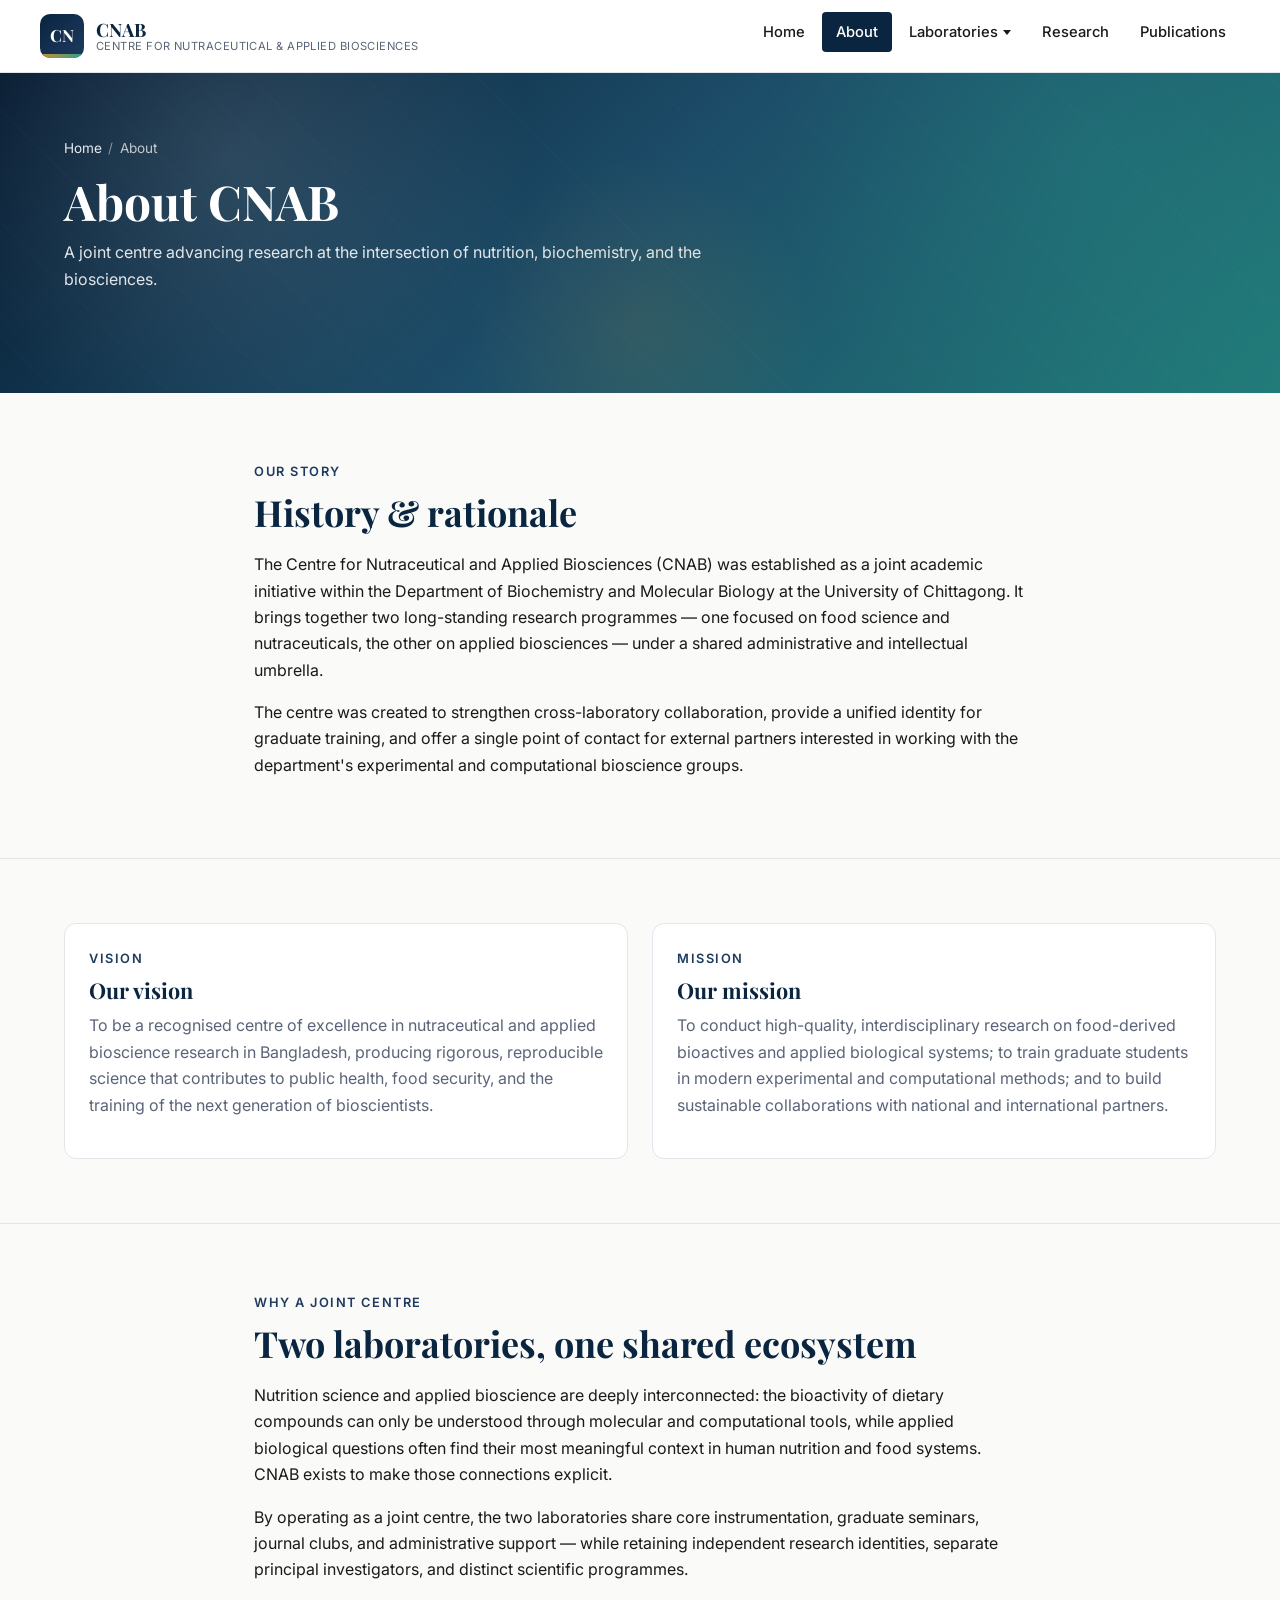
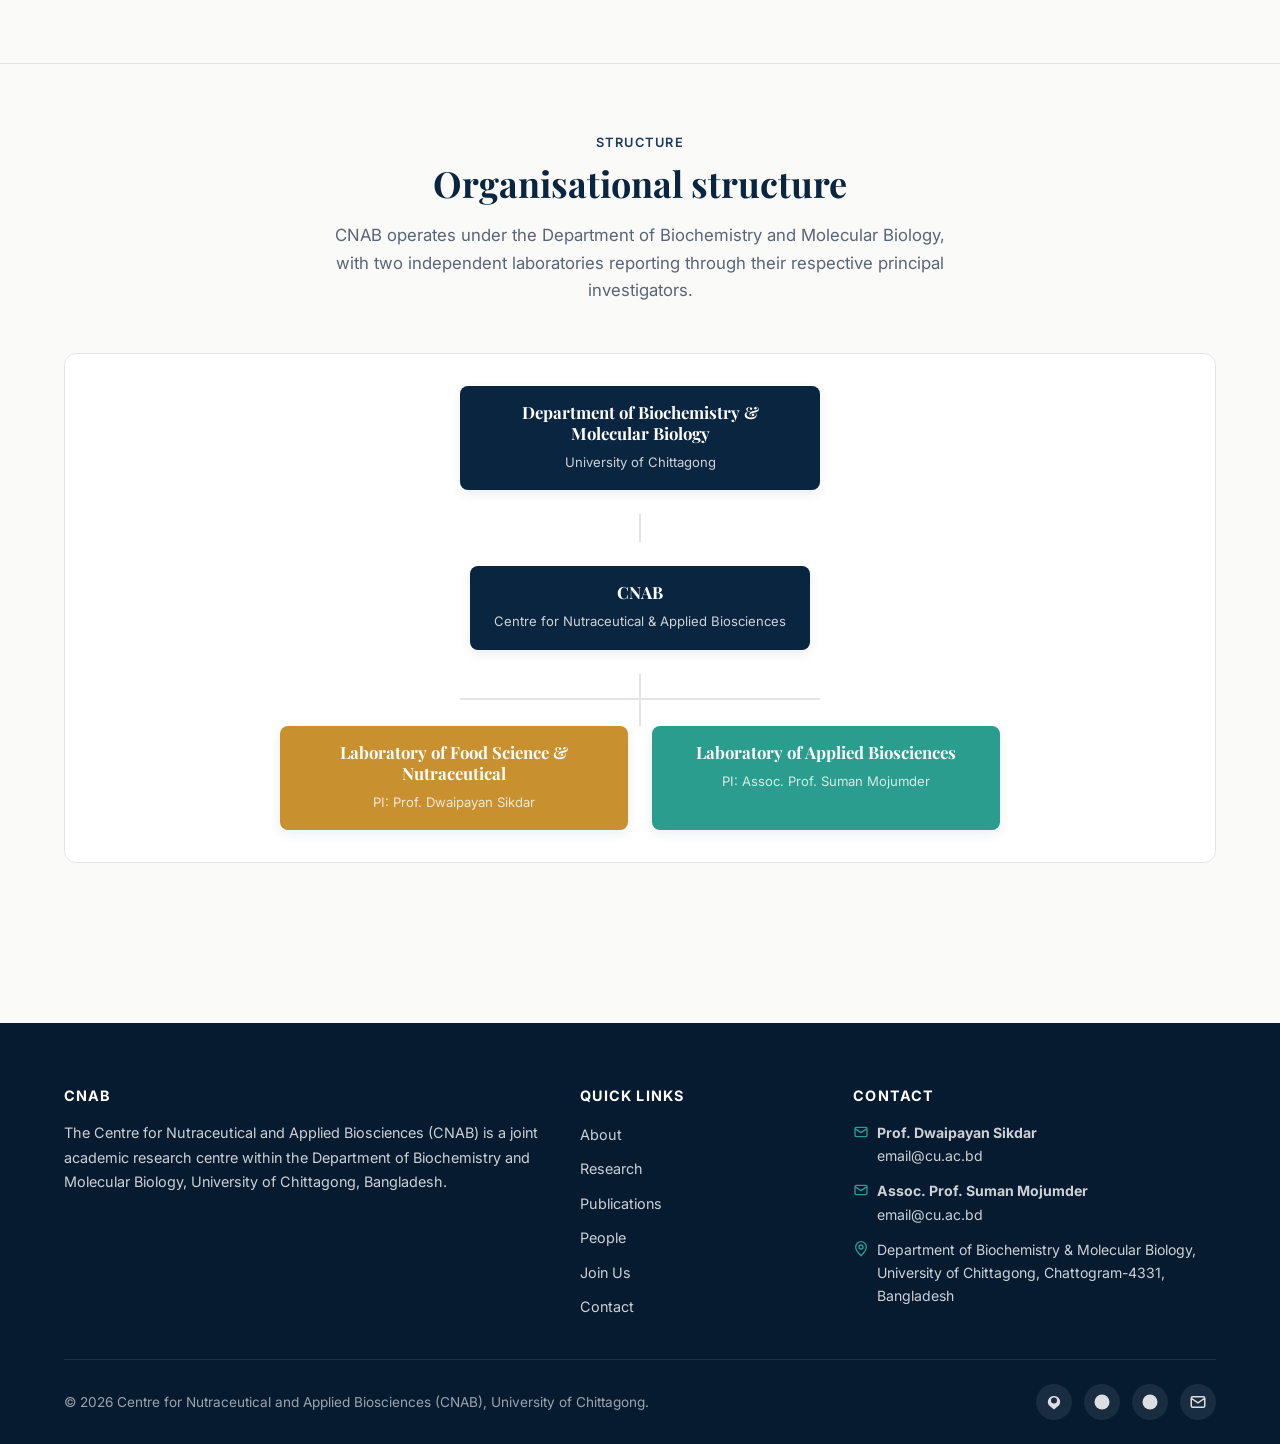
<file: about.html>
<!DOCTYPE html>
<html lang="en">
<head>
  <meta charset="UTF-8" />
  <meta name="viewport" content="width=device-width, initial-scale=1.0" />
  <title>About — CNAB | University of Chittagong</title>
  <meta name="description" content="About the Centre for Nutraceutical and Applied Biosciences (CNAB), a joint academic research centre at the University of Chittagong." />
  <meta property="og:title" content="About — CNAB" />
  <meta property="og:description" content="History, mission, and structure of CNAB." />
  <meta property="og:type" content="website" />
  <link rel="preconnect" href="https://fonts.googleapis.com" />
  <link rel="preconnect" href="https://fonts.gstatic.com" crossorigin />
  <link href="https://fonts.googleapis.com/css2?family=Inter:wght@400;500;600;700&family=Playfair+Display:wght@600;700&display=swap" rel="stylesheet" />
  <link rel="stylesheet" href="./css/style.css" />
  <link rel="stylesheet" href="./css/responsive.css" />
</head>
<body class="about-page">

  <!-- ============ HEADER ============ -->
  <header class="site-header" role="banner">
    <div class="container header-inner">
      <a href="./index.html" class="logo" aria-label="CNAB home">
        <span class="logo-mark" aria-hidden="true">CN</span>
        <span class="logo-text"><strong>CNAB</strong><small>Centre for Nutraceutical &amp; Applied Biosciences</small></span>
      </a>
      <button class="nav-toggle" aria-label="Toggle navigation" aria-expanded="false" aria-controls="primary-nav">
        <span></span><span></span><span></span>
      </button>
      <nav class="primary-nav" id="primary-nav" aria-label="Primary">
        <ul class="nav-list">
          <li class="nav-item"><a href="./index.html">Home</a></li>
          <li class="nav-item"><a href="./about.html">About</a></li>
          <li class="nav-item has-dropdown">
            <button class="nav-link" aria-haspopup="true" aria-expanded="false">Laboratories</button>
            <ul class="dropdown" role="menu">
              <li><a href="./lab-food-nutraceutical.html" class="lab1" role="menuitem"><span class="dot"></span><span><strong>Food Science &amp; Nutraceutical</strong><small>Prof. Dwaipayan Sikdar</small></span></a></li>
              <li><a href="./lab-applied-biosciences.html" class="lab2" role="menuitem"><span class="dot"></span><span><strong>Applied Biosciences</strong><small>Assoc. Prof. Suman Mojumder</small></span></a></li>
            </ul>
          </li>
          <li class="nav-item"><a href="./research.html">Research</a></li>
          <li class="nav-item"><a href="./publications.html">Publications</a></li>
          <li class="nav-item"><a href="./people.html">People</a></li>
          <li class="nav-item"><a href="./facilities.html">Facilities</a></li>          <li class="nav-item"><a href="./gallery.html">Gallery</a></li>
          <li class="nav-item"><a href="./collaborations.html">Collaborations</a></li>
          <li class="nav-item"><a href="./join-us.html">Join Us</a></li>
          <li class="nav-item"><a href="./resources.html">Resources</a></li>
          <li class="nav-item"><a href="./contact.html">Contact</a></li>
        </ul>
      </nav>
      <div class="nav-backdrop" aria-hidden="true"></div>
    </div>
  </header>

  <main id="main">
    <section class="page-banner" aria-labelledby="page-title" data-bg-url="https://images.unsplash.com/photo-1576156649703-4c8c2c270171?q=80&w=1170&auto=format&fit=crop&ixlib=rb-4.1.0&ixid=M3wxMjA3fDB8MHxwaG90by1wYWdlfHx8fGVufDB8fHx8fA%3D%3D">
      <div class="container">
        <div class="breadcrumbs"><a href="./index.html">Home</a><span>/</span>About</div>
        <h1 id="page-title">About CNAB</h1>
        <p>A joint centre advancing research at the intersection of nutrition, biochemistry, and the biosciences.</p>
      </div>
    </section>

    <!-- PLACEHOLDER: replace with real history -->
    <section class="section">
      <div class="container" style="max-width: 820px;">
        <span class="eyebrow">Our story</span>
        <h2>History &amp; rationale</h2>
        <p>The Centre for Nutraceutical and Applied Biosciences (CNAB) was established as a joint academic initiative within the Department of Biochemistry and Molecular Biology at the University of Chittagong. It brings together two long-standing research programmes — one focused on food science and nutraceuticals, the other on applied biosciences — under a shared administrative and intellectual umbrella.</p>
        <p>The centre was created to strengthen cross-laboratory collaboration, provide a unified identity for graduate training, and offer a single point of contact for external partners interested in working with the department's experimental and computational bioscience groups.</p>
      </div>
    </section>

    <!-- PLACEHOLDER: replace with real vision/mission -->
    <section class="section">
      <div class="container">
        <div class="grid grid-2">
          <div class="card reveal">
            <span class="eyebrow">Vision</span>
            <h3>Our vision</h3>
            <p>To be a recognised centre of excellence in nutraceutical and applied bioscience research in Bangladesh, producing rigorous, reproducible science that contributes to public health, food security, and the training of the next generation of bioscientists.</p>
          </div>
          <div class="card reveal">
            <span class="eyebrow">Mission</span>
            <h3>Our mission</h3>
            <p>To conduct high-quality, interdisciplinary research on food-derived bioactives and applied biological systems; to train graduate students in modern experimental and computational methods; and to build sustainable collaborations with national and international partners.</p>
          </div>
        </div>
      </div>
    </section>

    <section class="section">
      <div class="container" style="max-width: 820px;">
        <span class="eyebrow">Why a joint centre</span>
        <h2>Two laboratories, one shared ecosystem</h2>
        <p>Nutrition science and applied bioscience are deeply interconnected: the bioactivity of dietary compounds can only be understood through molecular and computational tools, while applied biological questions often find their most meaningful context in human nutrition and food systems. CNAB exists to make those connections explicit.</p>
        <p>By operating as a joint centre, the two laboratories share core instrumentation, graduate seminars, journal clubs, and administrative support — while retaining independent research identities, separate principal investigators, and distinct scientific programmes.</p>
      </div>
    </section>

    <section class="section">
      <div class="container">
        <div class="section-title"><span class="eyebrow">Structure</span><h2>Organisational structure</h2></div>
        <p class="section-subtitle">CNAB operates under the Department of Biochemistry and Molecular Biology, with two independent laboratories reporting through their respective principal investigators.</p>

        <div class="org-chart reveal">
          <div class="org-node">
            <h4>Department of Biochemistry &amp; Molecular Biology</h4>
            <small>University of Chittagong</small>
          </div>
          <div class="org-connector" aria-hidden="true"></div>
          <div class="org-node">
            <h4>CNAB</h4>
            <small>Centre for Nutraceutical &amp; Applied Biosciences</small>
          </div>
          <div class="org-connector" aria-hidden="true"></div>
          <div class="org-branch">
            <div class="org-node lab1">
              <h4>Laboratory of Food Science &amp; Nutraceutical</h4>
              <small>PI: Prof. Dwaipayan Sikdar</small>
            </div>
            <div class="org-node lab2">
              <h4>Laboratory of Applied Biosciences</h4>
              <small>PI: Assoc. Prof. Suman Mojumder</small>
            </div>
          </div>
        </div>
      </div>
    </section>
  </main>

  <!-- ============ FOOTER ============ -->
  <footer class="site-footer" role="contentinfo">
    <div class="container">
      <div class="footer-grid">
        <div>
          <h4>CNAB</h4>
          <p>The Centre for Nutraceutical and Applied Biosciences (CNAB) is a joint academic research centre within the Department of Biochemistry and Molecular Biology, University of Chittagong, Bangladesh.</p>
        </div>
        <div>
          <h4>Quick Links</h4>
          <ul class="footer-links">
            <li><a href="./about.html">About</a></li>
            <li><a href="./research.html">Research</a></li>
            <li><a href="./publications.html">Publications</a></li>
            <li><a href="./people.html">People</a></li>
            <li><a href="./join-us.html">Join Us</a></li>
            <li><a href="./contact.html">Contact</a></li>
          </ul>
        </div>
        <div>
          <h4>Contact</h4>
          <ul class="footer-links footer-contact">
            <li><svg width="16" height="16" viewBox="0 0 24 24" fill="none" stroke="currentColor" stroke-width="2" aria-hidden="true"><path d="M3 7l9 6 9-6M5 19h14a2 2 0 002-2V7a2 2 0 00-2-2H5a2 2 0 00-2 2v10a2 2 0 002 2z"/></svg><span><strong>Prof. Dwaipayan Sikdar</strong><br/>email@cu.ac.bd</span></li>
            <li><svg width="16" height="16" viewBox="0 0 24 24" fill="none" stroke="currentColor" stroke-width="2" aria-hidden="true"><path d="M3 7l9 6 9-6M5 19h14a2 2 0 002-2V7a2 2 0 00-2-2H5a2 2 0 00-2 2v10a2 2 0 002 2z"/></svg><span><strong>Assoc. Prof. Suman Mojumder</strong><br/>email@cu.ac.bd</span></li>
            <li><svg width="16" height="16" viewBox="0 0 24 24" fill="none" stroke="currentColor" stroke-width="2" aria-hidden="true"><path d="M12 22s-8-7.58-8-13a8 8 0 1116 0c0 5.42-8 13-8 13z"/><circle cx="12" cy="9" r="3"/></svg><span>Department of Biochemistry &amp; Molecular Biology, University of Chittagong, Chattogram-4331, Bangladesh</span></li>
          </ul>
        </div>
      </div>
      <div class="footer-bottom">
        <div>© <span id="current-year"></span> Centre for Nutraceutical and Applied Biosciences (CNAB), University of Chittagong.</div>
        <div class="social-links" aria-label="Social and academic links">
          <a href="#" aria-label="Google Scholar"><svg width="18" height="18" viewBox="0 0 24 24" fill="currentColor" aria-hidden="true"><path d="M5.2 16.4A8 8 0 0112 4a8 8 0 016.8 12.4L12 22l-6.8-5.6zM12 6a4 4 0 100 8 4 4 0 000-8z"/></svg></a>
          <a href="#" aria-label="ResearchGate"><svg width="18" height="18" viewBox="0 0 24 24" fill="currentColor" aria-hidden="true"><circle cx="12" cy="12" r="10"/></svg></a>
          <a href="#" aria-label="ORCID"><svg width="18" height="18" viewBox="0 0 24 24" fill="currentColor" aria-hidden="true"><circle cx="12" cy="12" r="10"/></svg></a>
          <a href="#" aria-label="Email"><svg width="18" height="18" viewBox="0 0 24 24" fill="none" stroke="currentColor" stroke-width="2" aria-hidden="true"><path d="M3 7l9 6 9-6M5 19h14a2 2 0 002-2V7a2 2 0 00-2-2H5a2 2 0 00-2 2v10a2 2 0 002 2z"/></svg></a>
        </div>
      </div>
    </div>
  </footer>

  <script src="./js/main.js"></script>
</body>
</html>
</file>
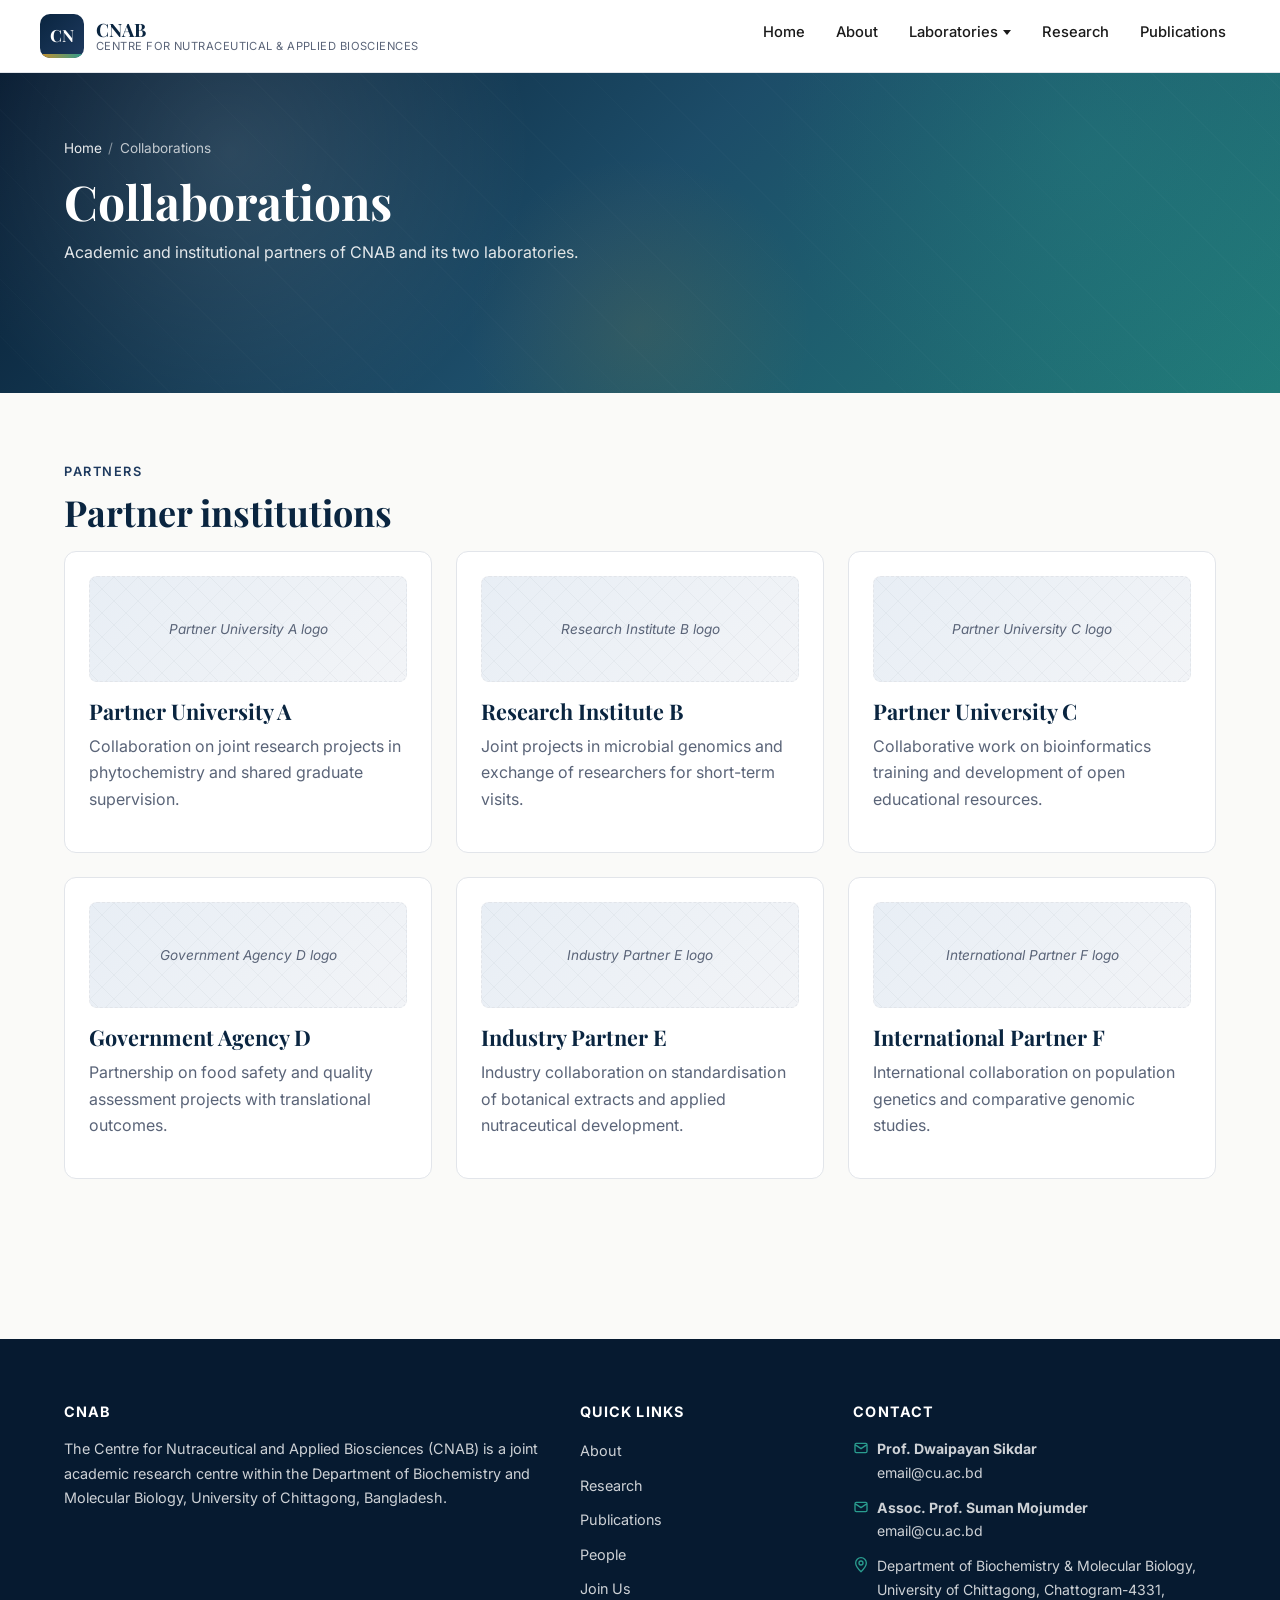
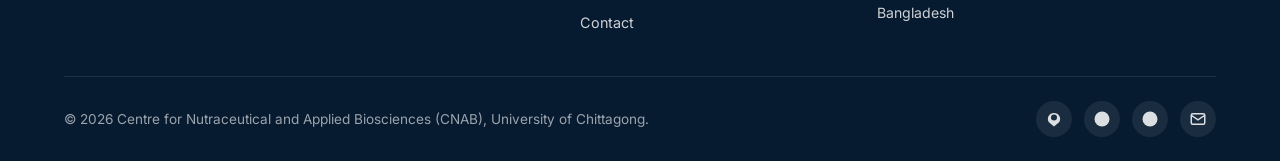
<file: collaborations.html>
<!DOCTYPE html>
<html lang="en">
<head>
  <meta charset="UTF-8" />
  <meta name="viewport" content="width=device-width, initial-scale=1.0" />
  <title>Collaborations — CNAB</title>
  <meta name="description" content="Academic and institutional partners of CNAB." />
  <meta property="og:title" content="Collaborations — CNAB" />
  <meta property="og:type" content="website" />
  <link rel="preconnect" href="https://fonts.googleapis.com" />
  <link rel="preconnect" href="https://fonts.gstatic.com" crossorigin />
  <link href="https://fonts.googleapis.com/css2?family=Inter:wght@400;500;600;700&family=Playfair+Display:wght@600;700&display=swap" rel="stylesheet" />
  <link rel="stylesheet" href="./css/style.css" />
  <link rel="stylesheet" href="./css/responsive.css" />
</head>
<body class="collaborations-page">

  <header class="site-header" role="banner">
    <div class="container header-inner">
      <a href="./index.html" class="logo" aria-label="CNAB home"><span class="logo-mark" aria-hidden="true">CN</span><span class="logo-text"><strong>CNAB</strong><small>Centre for Nutraceutical &amp; Applied Biosciences</small></span></a>
      <button class="nav-toggle" aria-label="Toggle navigation" aria-expanded="false" aria-controls="primary-nav"><span></span><span></span><span></span></button>
      <nav class="primary-nav" id="primary-nav" aria-label="Primary">
        <ul class="nav-list">
          <li class="nav-item"><a href="./index.html">Home</a></li>
          <li class="nav-item"><a href="./about.html">About</a></li>
          <li class="nav-item has-dropdown">
            <button class="nav-link" aria-haspopup="true" aria-expanded="false">Laboratories</button>
            <ul class="dropdown" role="menu">
              <li><a href="./lab-food-nutraceutical.html" class="lab1" role="menuitem"><span class="dot"></span><span><strong>Food Science &amp; Nutraceutical</strong><small>Prof. Dwaipayan Sikdar</small></span></a></li>
              <li><a href="./lab-applied-biosciences.html" class="lab2" role="menuitem"><span class="dot"></span><span><strong>Applied Biosciences</strong><small>Assoc. Prof. Suman Mojumder</small></span></a></li>
            </ul>
          </li>
          <li class="nav-item"><a href="./research.html">Research</a></li>
          <li class="nav-item"><a href="./publications.html">Publications</a></li>
          <li class="nav-item"><a href="./people.html">People</a></li>
          <li class="nav-item"><a href="./facilities.html">Facilities</a></li>          <li class="nav-item"><a href="./gallery.html">Gallery</a></li>
          <li class="nav-item"><a href="./collaborations.html">Collaborations</a></li>
          <li class="nav-item"><a href="./join-us.html">Join Us</a></li>
          <li class="nav-item"><a href="./resources.html">Resources</a></li>
          <li class="nav-item"><a href="./contact.html">Contact</a></li>
        </ul>
      </nav>
      <div class="nav-backdrop" aria-hidden="true"></div>
    </div>
  </header>

  <main id="main">
    <section class="page-banner" aria-labelledby="page-title" data-bg-url="https://images.unsplash.com/photo-1522071820081-009f0129c71c?q=80&w=1170&auto=format&fit=crop&ixlib=rb-4.1.0&ixid=M3wxMjA3fDB8MHxwaG90by1wYWdlfHx8fGVufDB8fHx8fA%3D%3D">
      <div class="container">
        <div class="breadcrumbs"><a href="./index.html">Home</a><span>/</span>Collaborations</div>
        <h1 id="page-title">Collaborations</h1>
        <p>Academic and institutional partners of CNAB and its two laboratories.</p>
      </div>
    </section>

    <!-- PLACEHOLDER: replace with real partners -->
    <section class="section">
      <div class="container">
        <span class="eyebrow">Partners</span>
        <h2>Partner institutions</h2>
        <div class="grid grid-3">
          <article class="card reveal">
            <div class="placeholder-img" style="aspect-ratio: 3/1; min-height: 80px;" role="img" aria-label="Placeholder logo of Partner University A"><span>Partner University A logo</span></div>
            <h3 style="margin-top: var(--space-4);">Partner University A</h3>
            <p>Collaboration on joint research projects in phytochemistry and shared graduate supervision.</p>
          </article>
          <article class="card reveal">
            <div class="placeholder-img" style="aspect-ratio: 3/1; min-height: 80px;" role="img" aria-label="Placeholder logo of Research Institute B"><span>Research Institute B logo</span></div>
            <h3 style="margin-top: var(--space-4);">Research Institute B</h3>
            <p>Joint projects in microbial genomics and exchange of researchers for short-term visits.</p>
          </article>
          <article class="card reveal">
            <div class="placeholder-img" style="aspect-ratio: 3/1; min-height: 80px;" role="img" aria-label="Placeholder logo of Partner University C"><span>Partner University C logo</span></div>
            <h3 style="margin-top: var(--space-4);">Partner University C</h3>
            <p>Collaborative work on bioinformatics training and development of open educational resources.</p>
          </article>
          <article class="card reveal">
            <div class="placeholder-img" style="aspect-ratio: 3/1; min-height: 80px;" role="img" aria-label="Placeholder logo of Government Agency D"><span>Government Agency D logo</span></div>
            <h3 style="margin-top: var(--space-4);">Government Agency D</h3>
            <p>Partnership on food safety and quality assessment projects with translational outcomes.</p>
          </article>
          <article class="card reveal">
            <div class="placeholder-img" style="aspect-ratio: 3/1; min-height: 80px;" role="img" aria-label="Placeholder logo of Industry Partner E"><span>Industry Partner E logo</span></div>
            <h3 style="margin-top: var(--space-4);">Industry Partner E</h3>
            <p>Industry collaboration on standardisation of botanical extracts and applied nutraceutical development.</p>
          </article>
          <article class="card reveal">
            <div class="placeholder-img" style="aspect-ratio: 3/1; min-height: 80px;" role="img" aria-label="Placeholder logo of International Partner F"><span>International Partner F logo</span></div>
            <h3 style="margin-top: var(--space-4);">International Partner F</h3>
            <p>International collaboration on population genetics and comparative genomic studies.</p>
          </article>
        </div>
      </div>
    </section>
  </main>

  <footer class="site-footer" role="contentinfo">
    <div class="container">
      <div class="footer-grid">
        <div><h4>CNAB</h4><p>The Centre for Nutraceutical and Applied Biosciences (CNAB) is a joint academic research centre within the Department of Biochemistry and Molecular Biology, University of Chittagong, Bangladesh.</p></div>
        <div><h4>Quick Links</h4><ul class="footer-links"><li><a href="./about.html">About</a></li><li><a href="./research.html">Research</a></li><li><a href="./publications.html">Publications</a></li><li><a href="./people.html">People</a></li><li><a href="./join-us.html">Join Us</a></li><li><a href="./contact.html">Contact</a></li></ul></div>
        <div><h4>Contact</h4><ul class="footer-links footer-contact">
          <li><svg width="16" height="16" viewBox="0 0 24 24" fill="none" stroke="currentColor" stroke-width="2" aria-hidden="true"><path d="M3 7l9 6 9-6M5 19h14a2 2 0 002-2V7a2 2 0 00-2-2H5a2 2 0 00-2 2v10a2 2 0 002 2z"/></svg><span><strong>Prof. Dwaipayan Sikdar</strong><br/>email@cu.ac.bd</span></li>
          <li><svg width="16" height="16" viewBox="0 0 24 24" fill="none" stroke="currentColor" stroke-width="2" aria-hidden="true"><path d="M3 7l9 6 9-6M5 19h14a2 2 0 002-2V7a2 2 0 00-2-2H5a2 2 0 00-2 2v10a2 2 0 002 2z"/></svg><span><strong>Assoc. Prof. Suman Mojumder</strong><br/>email@cu.ac.bd</span></li>
          <li><svg width="16" height="16" viewBox="0 0 24 24" fill="none" stroke="currentColor" stroke-width="2" aria-hidden="true"><path d="M12 22s-8-7.58-8-13a8 8 0 1116 0c0 5.42-8 13-8 13z"/><circle cx="12" cy="9" r="3"/></svg><span>Department of Biochemistry &amp; Molecular Biology, University of Chittagong, Chattogram-4331, Bangladesh</span></li>
        </ul></div>
      </div>
      <div class="footer-bottom">
        <div>© <span id="current-year"></span> Centre for Nutraceutical and Applied Biosciences (CNAB), University of Chittagong.</div>
        <div class="social-links" aria-label="Social and academic links">
          <a href="#" aria-label="Google Scholar"><svg width="18" height="18" viewBox="0 0 24 24" fill="currentColor" aria-hidden="true"><path d="M5.2 16.4A8 8 0 0112 4a8 8 0 016.8 12.4L12 22l-6.8-5.6zM12 6a4 4 0 100 8 4 4 0 000-8z"/></svg></a>
          <a href="#" aria-label="ResearchGate"><svg width="18" height="18" viewBox="0 0 24 24" fill="currentColor" aria-hidden="true"><circle cx="12" cy="12" r="10"/></svg></a>
          <a href="#" aria-label="ORCID"><svg width="18" height="18" viewBox="0 0 24 24" fill="currentColor" aria-hidden="true"><circle cx="12" cy="12" r="10"/></svg></a>
          <a href="#" aria-label="Email"><svg width="18" height="18" viewBox="0 0 24 24" fill="none" stroke="currentColor" stroke-width="2" aria-hidden="true"><path d="M3 7l9 6 9-6M5 19h14a2 2 0 002-2V7a2 2 0 00-2-2H5a2 2 0 00-2 2v10a2 2 0 002 2z"/></svg></a>
        </div>
      </div>
    </div>
  </footer>

  <script src="./js/main.js"></script>
</body>
</html>
</file>
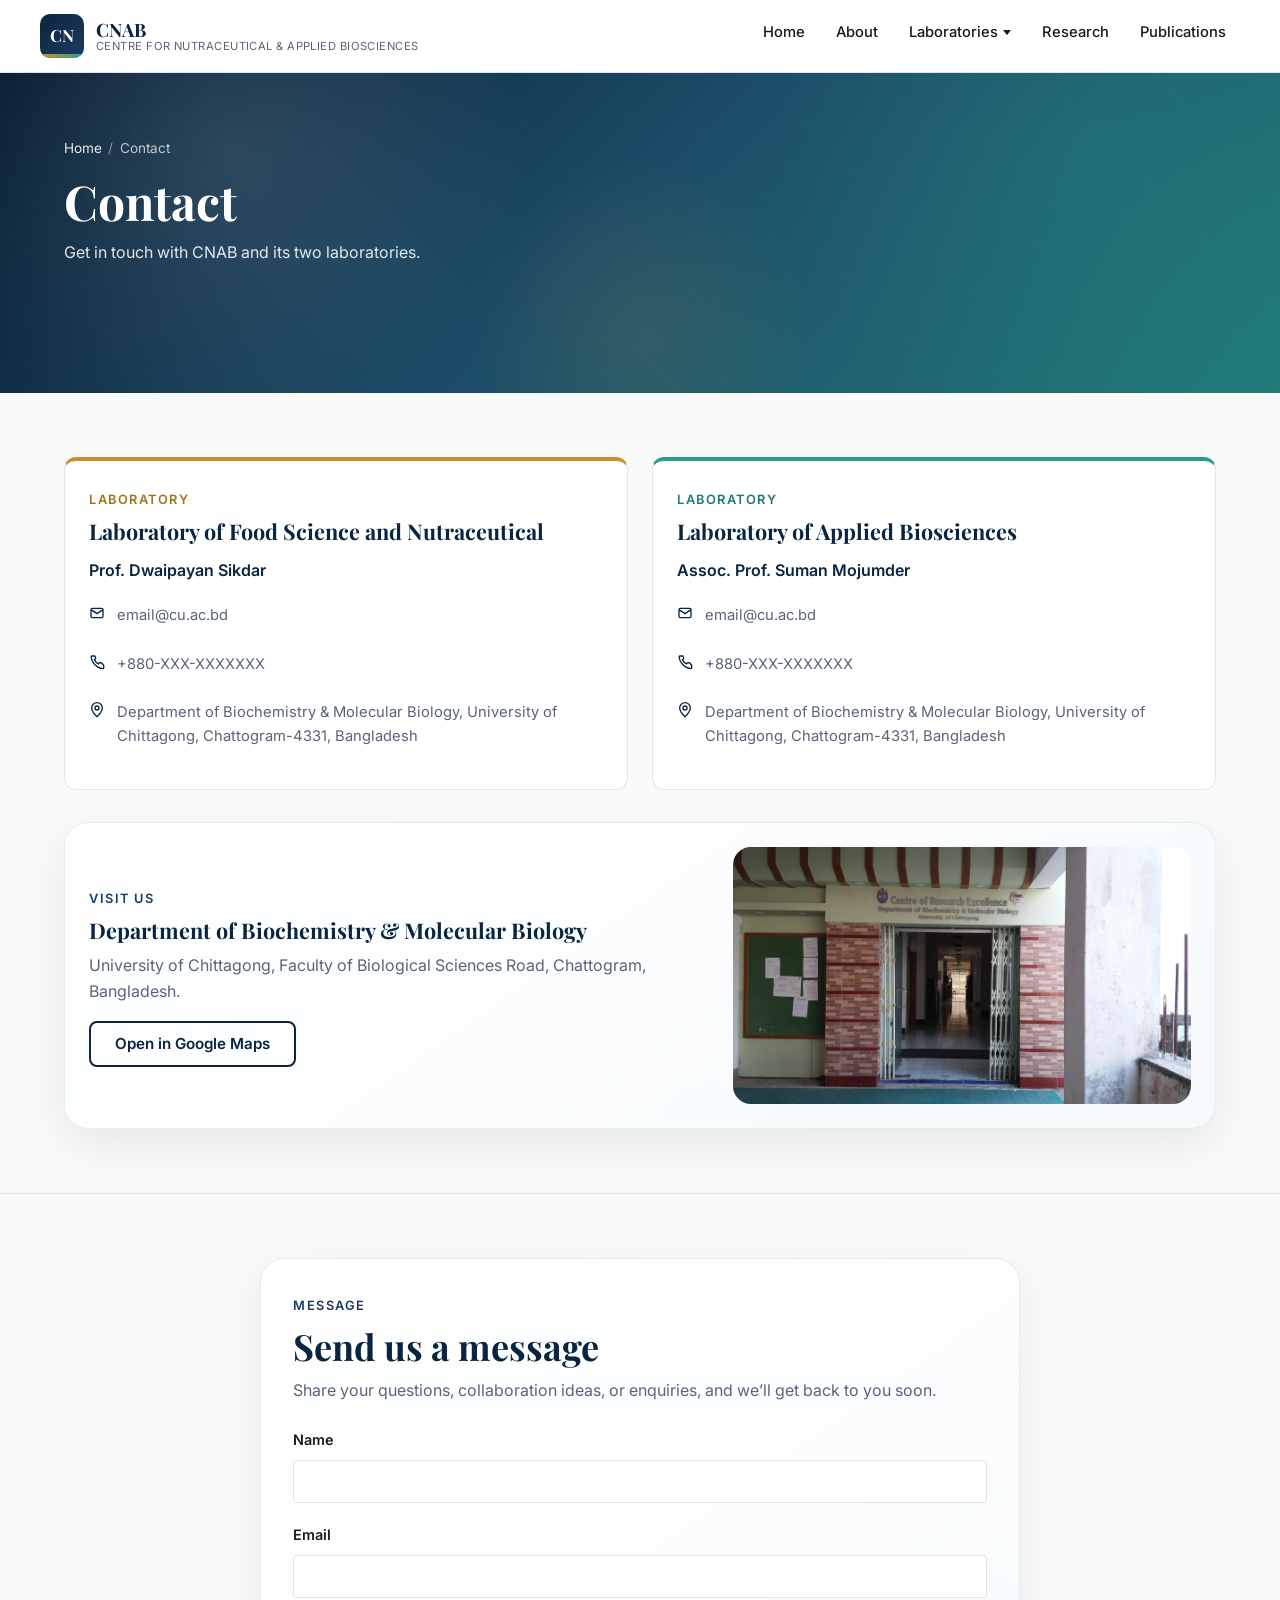
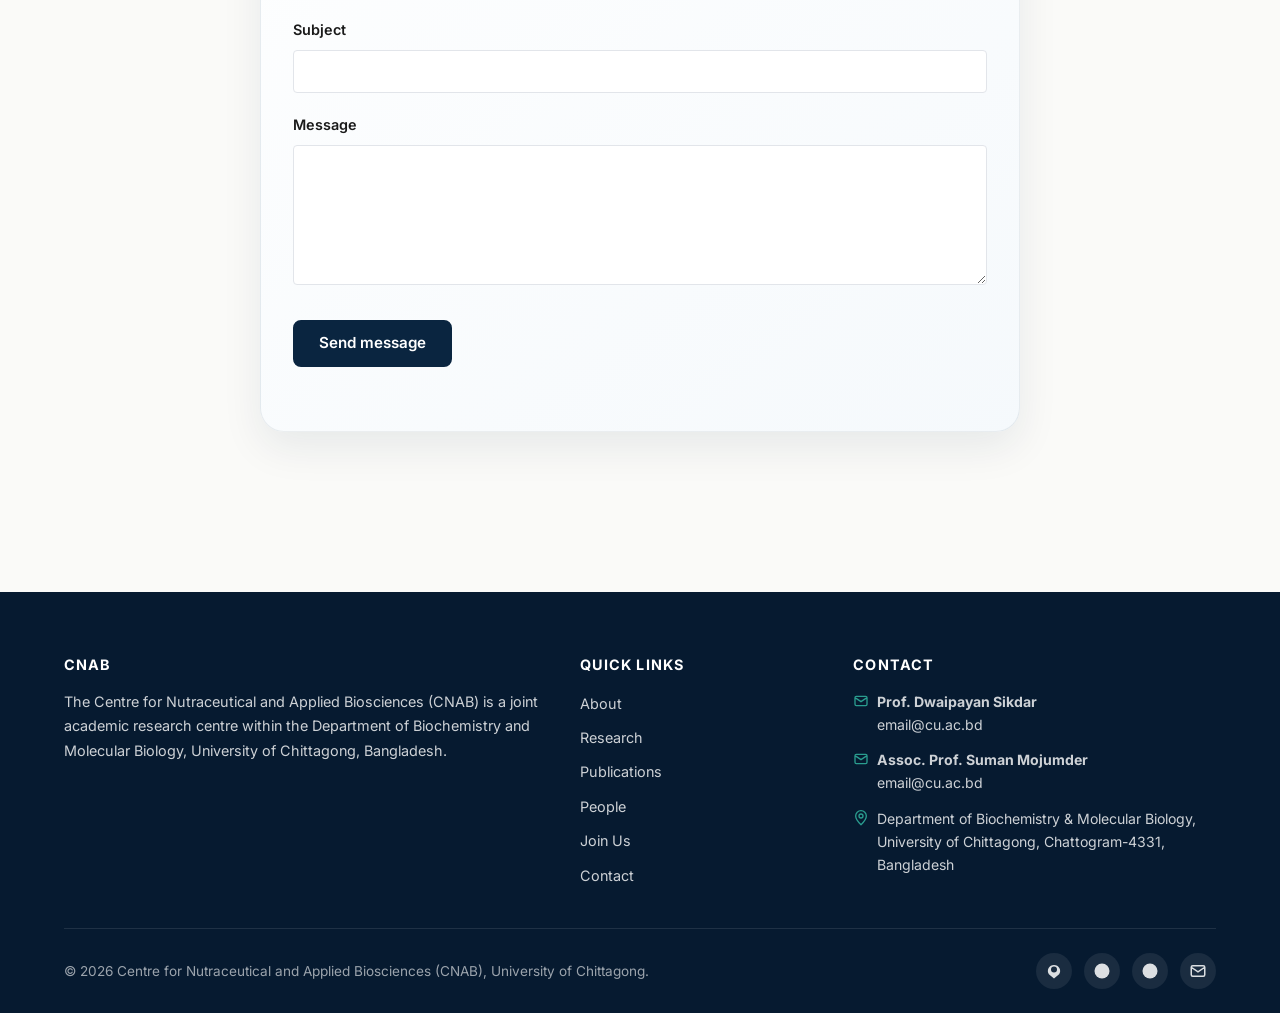
<file: contact.html>
<!DOCTYPE html>
<html lang="en">
<head>
  <meta charset="UTF-8" />
  <meta name="viewport" content="width=device-width, initial-scale=1.0" />
  <title>Contact — CNAB</title>
  <meta name="description" content="Contact information for CNAB and its two laboratories." />
  <meta property="og:title" content="Contact — CNAB" />
  <meta property="og:type" content="website" />
  <link rel="preconnect" href="https://fonts.googleapis.com" />
  <link rel="preconnect" href="https://fonts.gstatic.com" crossorigin />
  <link href="https://fonts.googleapis.com/css2?family=Inter:wght@400;500;600;700&family=Playfair+Display:wght@600;700&display=swap" rel="stylesheet" />
  <link rel="stylesheet" href="./css/style.css" />
  <link rel="stylesheet" href="./css/responsive.css" />
</head>
<body class="contact-page">

  <header class="site-header" role="banner">
    <div class="container header-inner">
      <a href="./index.html" class="logo" aria-label="CNAB home"><span class="logo-mark" aria-hidden="true">CN</span><span class="logo-text"><strong>CNAB</strong><small>Centre for Nutraceutical &amp; Applied Biosciences</small></span></a>
      <button type="button" class="nav-toggle" aria-label="Toggle navigation" aria-expanded="false" aria-controls="primary-nav"><span></span><span></span><span></span></button>
      <nav class="primary-nav" id="primary-nav" aria-label="Primary">
        <ul class="nav-list">
          <li class="nav-item"><a href="./index.html">Home</a></li>
          <li class="nav-item"><a href="./about.html">About</a></li>
          <li class="nav-item has-dropdown">
            <button class="nav-link" aria-haspopup="true" aria-expanded="false">Laboratories</button>
            <ul class="dropdown" role="menu">
              <li><a href="./lab-food-nutraceutical.html" class="lab1" role="menuitem"><span class="dot"></span><span><strong>Food Science &amp; Nutraceutical</strong><small>Prof. Dwaipayan Sikdar</small></span></a></li>
              <li><a href="./lab-applied-biosciences.html" class="lab2" role="menuitem"><span class="dot"></span><span><strong>Applied Biosciences</strong><small>Assoc. Prof. Suman Mojumder</small></span></a></li>
            </ul>
          </li>
          <li class="nav-item"><a href="./research.html">Research</a></li>
          <li class="nav-item"><a href="./publications.html">Publications</a></li>
          <li class="nav-item"><a href="./people.html">People</a></li>
          <li class="nav-item"><a href="./facilities.html">Facilities</a></li>          <li class="nav-item"><a href="./gallery.html">Gallery</a></li>
          <li class="nav-item"><a href="./collaborations.html">Collaborations</a></li>
          <li class="nav-item"><a href="./join-us.html">Join Us</a></li>
          <li class="nav-item"><a href="./resources.html">Resources</a></li>
          <li class="nav-item"><a href="./contact.html">Contact</a></li>
        </ul>
      </nav>
      <div class="nav-backdrop" aria-hidden="true"></div>
    </div>
  </header>

  <main id="main">
    <section class="page-banner" aria-labelledby="page-title" data-bg-url="https://images.unsplash.com/photo-1768839720467-90cc32edeb26?q=80&w=1180&auto=format&fit=crop&ixlib=rb-4.1.0&ixid=M3wxMjA3fDB8MHxwaG90by1wYWdlfHx8fGVufDB8fHx8fA%3D%3D">
      <div class="container">
        <div class="breadcrumbs"><a href="./index.html">Home</a><span>/</span>Contact</div>
        <h1 id="page-title">Contact</h1>
        <p>Get in touch with CNAB and its two laboratories.</p>
      </div>
    </section>

    <section class="section">
      <div class="container">
        <div class="contact-grid">
          <div class="contact-block lab1 reveal">
            <span class="eyebrow" style="color: var(--lab1-accent-dark);">Laboratory</span>
            <h3>Laboratory of Food Science and Nutraceutical</h3>
            <div class="pi-name">Prof. Dwaipayan Sikdar</div>
            <ul>
              <li><svg width="16" height="16" viewBox="0 0 24 24" fill="none" stroke="currentColor" stroke-width="2" aria-hidden="true"><path d="M3 7l9 6 9-6M5 19h14a2 2 0 002-2V7a2 2 0 00-2-2H5a2 2 0 00-2 2v10a2 2 0 002 2z"/></svg><span>email@cu.ac.bd</span></li>
              <li><svg width="16" height="16" viewBox="0 0 24 24" fill="none" stroke="currentColor" stroke-width="2" aria-hidden="true"><path d="M22 16.92V21a1 1 0 01-1.09 1 19.86 19.86 0 01-8.63-3.07 19.5 19.5 0 01-6-6A19.86 19.86 0 013.21 4.09 1 1 0 014.2 3h4.08a1 1 0 011 .75c.13.8.35 1.58.65 2.33a1 1 0 01-.22 1L8.09 8.91a16 16 0 006 6l1.83-1.83a1 1 0 011-.22c.75.3 1.53.52 2.33.65a1 1 0 01.75 1z"/></svg><span>+880-XXX-XXXXXXX</span></li>
              <li><svg width="16" height="16" viewBox="0 0 24 24" fill="none" stroke="currentColor" stroke-width="2" aria-hidden="true"><path d="M12 22s-8-7.58-8-13a8 8 0 1116 0c0 5.42-8 13-8 13z"/><circle cx="12" cy="9" r="3"/></svg><span>Department of Biochemistry &amp; Molecular Biology, University of Chittagong, Chattogram-4331, Bangladesh</span></li>
            </ul>
          </div>
          <div class="contact-block lab2 reveal">
            <span class="eyebrow" style="color: var(--lab2-accent-dark);">Laboratory</span>
            <h3>Laboratory of Applied Biosciences</h3>
            <div class="pi-name">Assoc. Prof. Suman Mojumder</div>
            <ul>
              <li><svg width="16" height="16" viewBox="0 0 24 24" fill="none" stroke="currentColor" stroke-width="2" aria-hidden="true"><path d="M3 7l9 6 9-6M5 19h14a2 2 0 002-2V7a2 2 0 00-2-2H5a2 2 0 00-2 2v10a2 2 0 002 2z"/></svg><span>email@cu.ac.bd</span></li>
              <li><svg width="16" height="16" viewBox="0 0 24 24" fill="none" stroke="currentColor" stroke-width="2" aria-hidden="true"><path d="M22 16.92V21a1 1 0 01-1.09 1 19.86 19.86 0 01-8.63-3.07 19.5 19.5 0 01-6-6A19.86 19.86 0 013.21 4.09 1 1 0 014.2 3h4.08a1 1 0 011 .75c.13.8.35 1.58.65 2.33a1 1 0 01-.22 1L8.09 8.91a16 16 0 006 6l1.83-1.83a1 1 0 011-.22c.75.3 1.53.52 2.33.65a1 1 0 01.75 1z"/></svg><span>+880-XXX-XXXXXXX</span></li>
              <li><svg width="16" height="16" viewBox="0 0 24 24" fill="none" stroke="currentColor" stroke-width="2" aria-hidden="true"><path d="M12 22s-8-7.58-8-13a8 8 0 1116 0c0 5.42-8 13-8 13z"/><circle cx="12" cy="9" r="3"/></svg><span>Department of Biochemistry &amp; Molecular Biology, University of Chittagong, Chattogram-4331, Bangladesh</span></li>
            </ul>
          </div>
        </div>

        <div class="map-embed reveal" role="region" aria-label="Department location">
          <div class="map-embed-content">
            <div>
              <span class="eyebrow">Visit us</span>
              <h3>Department of Biochemistry &amp; Molecular Biology</h3>
              <p>University of Chittagong, Faculty of Biological Sciences Road, Chattogram, Bangladesh.</p>
              <a class="btn btn-outline" href="https://www.google.com/maps/dir//Department+of+Biochemistry+%26+Molecular+Biology,+University+of+Chittagong,+FQ9J%2B292,+Faculty+of+Biological+Sciences+Road,+Chittagong/@24.3697969,90.0093277,15z/data=!4m8!4m7!1m0!1m5!1m1!1s0x30acd6e29aa31b61:0x874cbd7f4635b4be!2m2!1d91.7808742!2d22.4675136!5m2!1e1!1e4?entry=ttu&g_ep=EgoyMDI2MDcwOC4wIKXMDSoASAFQAw%3D%3D" target="_blank" rel="noopener">Open in Google Maps</a>
            </div>
            <img src="Gallery/location.jpg" alt="University campus building and academic environment" />
          </div>
        </div>
      </div>
    </section>

    <section class="section">
      <div class="container">
        <div class="contact-form-card reveal">
          <div class="contact-form-intro">
            <span class="eyebrow">Message</span>
            <h2>Send us a message</h2>
            <p>Share your questions, collaboration ideas, or enquiries, and we’ll get back to you soon.</p>
          </div>
          <!-- NOTE: front-end only. Wire up to Formspree / Google Forms / mailto to make functional. -->
          <form class="contact-form" id="contact-form" novalidate>
            <div class="form-group">
              <label for="contact-name">Name</label>
              <input type="text" id="contact-name" name="name" required />
            </div>
            <div class="form-group">
              <label for="contact-email">Email</label>
              <input type="email" id="contact-email" name="email" required />
            </div>
            <div class="form-group">
              <label for="contact-subject">Subject</label>
              <input type="text" id="contact-subject" name="subject" />
            </div>
            <div class="form-group">
              <label for="contact-message">Message</label>
              <textarea id="contact-message" name="message" required></textarea>
            </div>
            <button type="submit" class="btn btn-primary">Send message</button>
            <p id="contact-form-status" role="status" aria-live="polite"></p>
          </form>
        </div>
      </div>
    </section>
  </main>

  <footer class="site-footer" role="contentinfo">
    <div class="container">
      <div class="footer-grid">
        <div><h4>CNAB</h4><p>The Centre for Nutraceutical and Applied Biosciences (CNAB) is a joint academic research centre within the Department of Biochemistry and Molecular Biology, University of Chittagong, Bangladesh.</p></div>
        <div><h4>Quick Links</h4><ul class="footer-links"><li><a href="./about.html">About</a></li><li><a href="./research.html">Research</a></li><li><a href="./publications.html">Publications</a></li><li><a href="./people.html">People</a></li><li><a href="./join-us.html">Join Us</a></li><li><a href="./contact.html">Contact</a></li></ul></div>
        <div><h4>Contact</h4><ul class="footer-links footer-contact">
          <li><svg width="16" height="16" viewBox="0 0 24 24" fill="none" stroke="currentColor" stroke-width="2" aria-hidden="true"><path d="M3 7l9 6 9-6M5 19h14a2 2 0 002-2V7a2 2 0 00-2-2H5a2 2 0 00-2 2v10a2 2 0 002 2z"/></svg><span><strong>Prof. Dwaipayan Sikdar</strong><br/>email@cu.ac.bd</span></li>
          <li><svg width="16" height="16" viewBox="0 0 24 24" fill="none" stroke="currentColor" stroke-width="2" aria-hidden="true"><path d="M3 7l9 6 9-6M5 19h14a2 2 0 002-2V7a2 2 0 00-2-2H5a2 2 0 00-2 2v10a2 2 0 002 2z"/></svg><span><strong>Assoc. Prof. Suman Mojumder</strong><br/>email@cu.ac.bd</span></li>
          <li><svg width="16" height="16" viewBox="0 0 24 24" fill="none" stroke="currentColor" stroke-width="2" aria-hidden="true"><path d="M12 22s-8-7.58-8-13a8 8 0 1116 0c0 5.42-8 13-8 13z"/><circle cx="12" cy="9" r="3"/></svg><span>Department of Biochemistry &amp; Molecular Biology, University of Chittagong, Chattogram-4331, Bangladesh</span></li>
        </ul></div>
      </div>
      <div class="footer-bottom">
        <div>© <span id="current-year"></span> Centre for Nutraceutical and Applied Biosciences (CNAB), University of Chittagong.</div>
        <div class="social-links" aria-label="Social and academic links">
          <a href="#" aria-label="Google Scholar"><svg width="18" height="18" viewBox="0 0 24 24" fill="currentColor" aria-hidden="true"><path d="M5.2 16.4A8 8 0 0112 4a8 8 0 016.8 12.4L12 22l-6.8-5.6zM12 6a4 4 0 100 8 4 4 0 000-8z"/></svg></a>
          <a href="#" aria-label="ResearchGate"><svg width="18" height="18" viewBox="0 0 24 24" fill="currentColor" aria-hidden="true"><circle cx="12" cy="12" r="10"/></svg></a>
          <a href="#" aria-label="ORCID"><svg width="18" height="18" viewBox="0 0 24 24" fill="currentColor" aria-hidden="true"><circle cx="12" cy="12" r="10"/></svg></a>
          <a href="#" aria-label="Email"><svg width="18" height="18" viewBox="0 0 24 24" fill="none" stroke="currentColor" stroke-width="2" aria-hidden="true"><path d="M3 7l9 6 9-6M5 19h14a2 2 0 002-2V7a2 2 0 00-2-2H5a2 2 0 00-2 2v10a2 2 0 002 2z"/></svg></a>
        </div>
      </div>
    </div>
  </footer>

  <script src="./js/main.js"></script>
  <script>
    /* Contact form — front-end only. Replace with real submission handler. */
    (function () {
      const form = document.getElementById('contact-form');
      const status = document.getElementById('contact-form-status');
      if (!form) return;
      form.addEventListener('submit', function (e) {
        e.preventDefault();
        // TODO: wire up to real submission endpoint.
        status.textContent = 'Thank you — this is a placeholder form. In production, this would send your message.';
        status.style.color = 'var(--lab2-accent-dark)';
        form.reset();
      });
    })();
  </script>
</body>
</html>
</file>
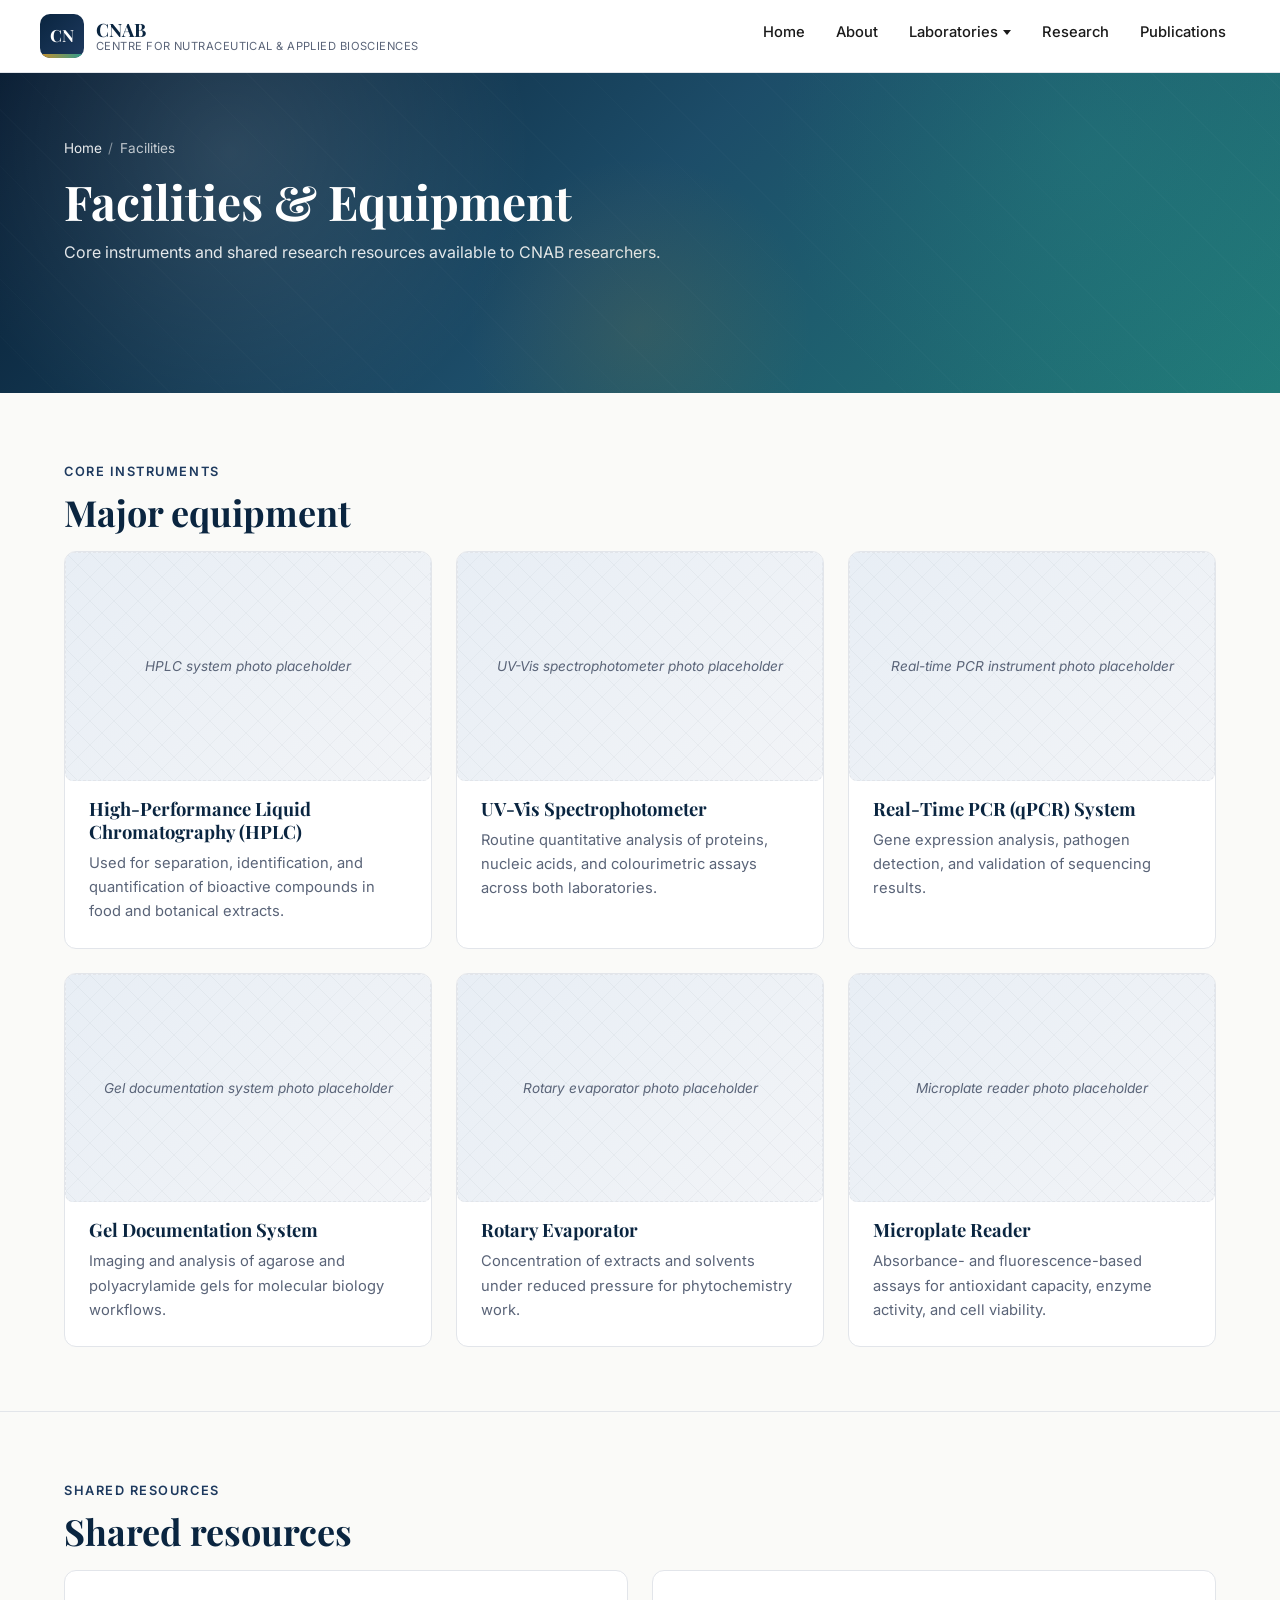
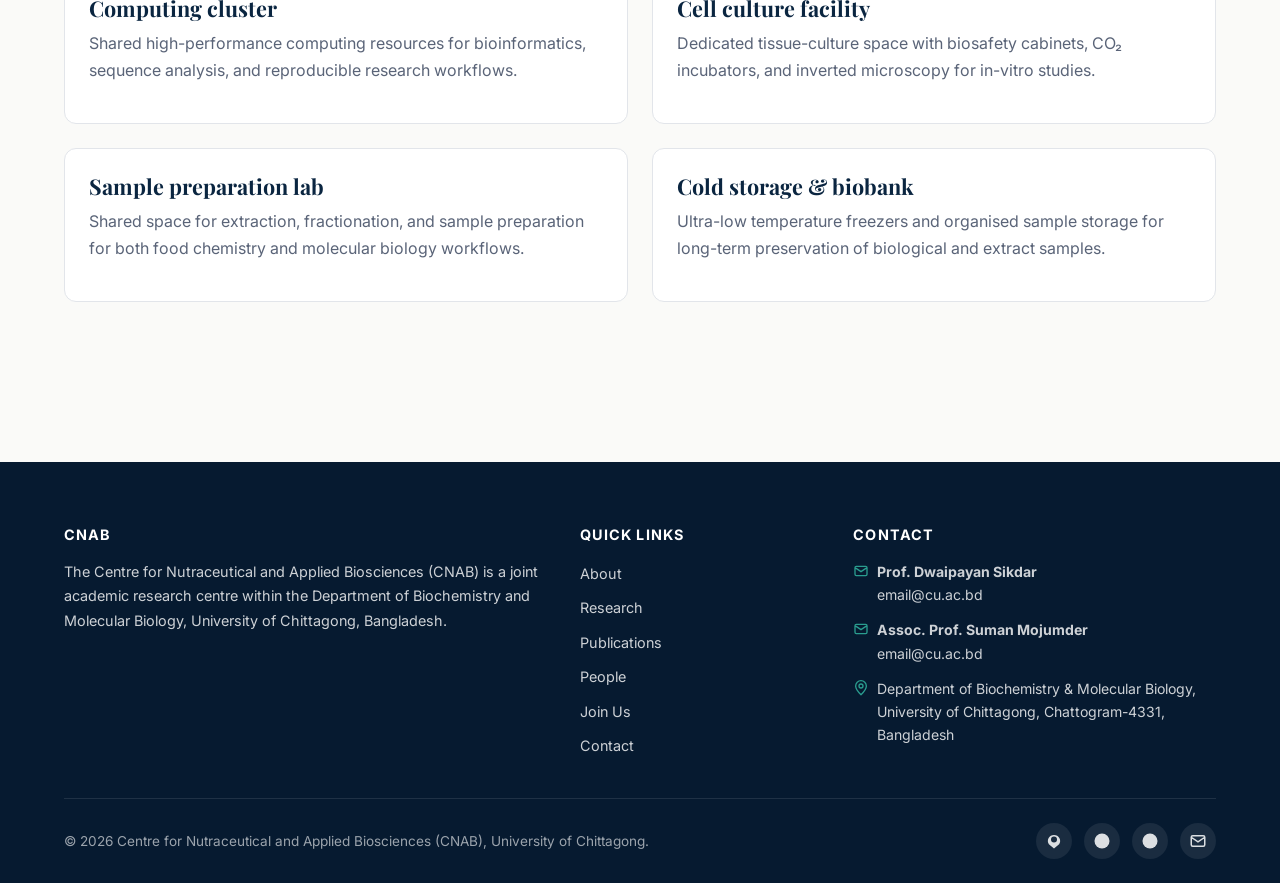
<file: facilities.html>
<!DOCTYPE html>
<html lang="en">
<head>
  <meta charset="UTF-8" />
  <meta name="viewport" content="width=device-width, initial-scale=1.0" />
  <title>Facilities &amp; Equipment — CNAB</title>
  <meta name="description" content="Core instruments and shared research facilities at CNAB." />
  <meta property="og:title" content="Facilities &amp; Equipment — CNAB" />
  <meta property="og:type" content="website" />
  <link rel="preconnect" href="https://fonts.googleapis.com" />
  <link rel="preconnect" href="https://fonts.gstatic.com" crossorigin />
  <link href="https://fonts.googleapis.com/css2?family=Inter:wght@400;500;600;700&family=Playfair+Display:wght@600;700&display=swap" rel="stylesheet" />
  <link rel="stylesheet" href="./css/style.css" />
  <link rel="stylesheet" href="./css/responsive.css" />
</head>
<body class="facilities-page">

  <header class="site-header" role="banner">
    <div class="container header-inner">
      <a href="./index.html" class="logo" aria-label="CNAB home"><span class="logo-mark" aria-hidden="true">CN</span><span class="logo-text"><strong>CNAB</strong><small>Centre for Nutraceutical &amp; Applied Biosciences</small></span></a>
      <button class="nav-toggle" aria-label="Toggle navigation" aria-expanded="false" aria-controls="primary-nav"><span></span><span></span><span></span></button>
      <nav class="primary-nav" id="primary-nav" aria-label="Primary">
        <ul class="nav-list">
          <li class="nav-item"><a href="./index.html">Home</a></li>
          <li class="nav-item"><a href="./about.html">About</a></li>
          <li class="nav-item has-dropdown">
            <button class="nav-link" aria-haspopup="true" aria-expanded="false">Laboratories</button>
            <ul class="dropdown" role="menu">
              <li><a href="./lab-food-nutraceutical.html" class="lab1" role="menuitem"><span class="dot"></span><span><strong>Food Science &amp; Nutraceutical</strong><small>Prof. Dwaipayan Sikdar</small></span></a></li>
              <li><a href="./lab-applied-biosciences.html" class="lab2" role="menuitem"><span class="dot"></span><span><strong>Applied Biosciences</strong><small>Assoc. Prof. Suman Mojumder</small></span></a></li>
            </ul>
          </li>
          <li class="nav-item"><a href="./research.html">Research</a></li>
          <li class="nav-item"><a href="./publications.html">Publications</a></li>
          <li class="nav-item"><a href="./people.html">People</a></li>
          <li class="nav-item"><a href="./facilities.html">Facilities</a></li>          <li class="nav-item"><a href="./gallery.html">Gallery</a></li>
          <li class="nav-item"><a href="./collaborations.html">Collaborations</a></li>
          <li class="nav-item"><a href="./join-us.html">Join Us</a></li>
          <li class="nav-item"><a href="./resources.html">Resources</a></li>
          <li class="nav-item"><a href="./contact.html">Contact</a></li>
        </ul>
      </nav>
      <div class="nav-backdrop" aria-hidden="true"></div>
    </div>
  </header>

  <main id="main">
    <section class="page-banner" aria-labelledby="page-title" data-bg-url="https://images.unsplash.com/photo-1582719366768-de4481b828ce?q=80&w=1170&auto=format&fit=crop&ixlib=rb-4.1.0&ixid=M3wxMjA3fDB8MHxwaG90by1wYWdlfHx8fGVufDB8fHx8fA%3D%3D">
      <div class="container">
        <div class="breadcrumbs"><a href="./index.html">Home</a><span>/</span>Facilities</div>
        <h1 id="page-title">Facilities &amp; Equipment</h1>
        <p>Core instruments and shared research resources available to CNAB researchers.</p>
      </div>
    </section>

    <!-- PLACEHOLDER: replace with real equipment -->
    <section class="section">
      <div class="container">
        <span class="eyebrow">Core instruments</span>
        <h2>Major equipment</h2>
        <div class="grid grid-3">
          <article class="facility-card reveal">
            <!-- PLACEHOLDER: replace with real image -->
            <div class="placeholder-img facility-img" role="img" aria-label="Placeholder image of HPLC system"><span>HPLC system photo placeholder</span></div>
            <div class="facility-body"><h3>High-Performance Liquid Chromatography (HPLC)</h3><p>Used for separation, identification, and quantification of bioactive compounds in food and botanical extracts.</p></div>
          </article>
          <article class="facility-card reveal">
            <div class="placeholder-img facility-img" role="img" aria-label="Placeholder image of UV-Vis spectrophotometer"><span>UV-Vis spectrophotometer photo placeholder</span></div>
            <div class="facility-body"><h3>UV-Vis Spectrophotometer</h3><p>Routine quantitative analysis of proteins, nucleic acids, and colourimetric assays across both laboratories.</p></div>
          </article>
          <article class="facility-card reveal">
            <div class="placeholder-img facility-img" role="img" aria-label="Placeholder image of real-time PCR instrument"><span>Real-time PCR instrument photo placeholder</span></div>
            <div class="facility-body"><h3>Real-Time PCR (qPCR) System</h3><p>Gene expression analysis, pathogen detection, and validation of sequencing results.</p></div>
          </article>
          <article class="facility-card reveal">
            <div class="placeholder-img facility-img" role="img" aria-label="Placeholder image of gel documentation system"><span>Gel documentation system photo placeholder</span></div>
            <div class="facility-body"><h3>Gel Documentation System</h3><p>Imaging and analysis of agarose and polyacrylamide gels for molecular biology workflows.</p></div>
          </article>
          <article class="facility-card reveal">
            <div class="placeholder-img facility-img" role="img" aria-label="Placeholder image of rotary evaporator"><span>Rotary evaporator photo placeholder</span></div>
            <div class="facility-body"><h3>Rotary Evaporator</h3><p>Concentration of extracts and solvents under reduced pressure for phytochemistry work.</p></div>
          </article>
          <article class="facility-card reveal">
            <div class="placeholder-img facility-img" role="img" aria-label="Placeholder image of microplate reader"><span>Microplate reader photo placeholder</span></div>
            <div class="facility-body"><h3>Microplate Reader</h3><p>Absorbance- and fluorescence-based assays for antioxidant capacity, enzyme activity, and cell viability.</p></div>
          </article>
        </div>
      </div>
    </section>

    <section class="section">
      <div class="container">
        <span class="eyebrow">Shared resources</span>
        <h2>Shared resources</h2>
        <div class="grid grid-2">
          <article class="card reveal"><h3>Computing cluster</h3><p>Shared high-performance computing resources for bioinformatics, sequence analysis, and reproducible research workflows.</p></article>
          <article class="card reveal"><h3>Cell culture facility</h3><p>Dedicated tissue-culture space with biosafety cabinets, CO₂ incubators, and inverted microscopy for in-vitro studies.</p></article>
          <article class="card reveal"><h3>Sample preparation lab</h3><p>Shared space for extraction, fractionation, and sample preparation for both food chemistry and molecular biology workflows.</p></article>
          <article class="card reveal"><h3> Cold storage &amp; biobank</h3><p>Ultra-low temperature freezers and organised sample storage for long-term preservation of biological and extract samples.</p></article>
        </div>
      </div>
    </section>
  </main>

  <footer class="site-footer" role="contentinfo">
    <div class="container">
      <div class="footer-grid">
        <div><h4>CNAB</h4><p>The Centre for Nutraceutical and Applied Biosciences (CNAB) is a joint academic research centre within the Department of Biochemistry and Molecular Biology, University of Chittagong, Bangladesh.</p></div>
        <div><h4>Quick Links</h4><ul class="footer-links"><li><a href="./about.html">About</a></li><li><a href="./research.html">Research</a></li><li><a href="./publications.html">Publications</a></li><li><a href="./people.html">People</a></li><li><a href="./join-us.html">Join Us</a></li><li><a href="./contact.html">Contact</a></li></ul></div>
        <div><h4>Contact</h4><ul class="footer-links footer-contact">
          <li><svg width="16" height="16" viewBox="0 0 24 24" fill="none" stroke="currentColor" stroke-width="2" aria-hidden="true"><path d="M3 7l9 6 9-6M5 19h14a2 2 0 002-2V7a2 2 0 00-2-2H5a2 2 0 00-2 2v10a2 2 0 002 2z"/></svg><span><strong>Prof. Dwaipayan Sikdar</strong><br/>email@cu.ac.bd</span></li>
          <li><svg width="16" height="16" viewBox="0 0 24 24" fill="none" stroke="currentColor" stroke-width="2" aria-hidden="true"><path d="M3 7l9 6 9-6M5 19h14a2 2 0 002-2V7a2 2 0 00-2-2H5a2 2 0 00-2 2v10a2 2 0 002 2z"/></svg><span><strong>Assoc. Prof. Suman Mojumder</strong><br/>email@cu.ac.bd</span></li>
          <li><svg width="16" height="16" viewBox="0 0 24 24" fill="none" stroke="currentColor" stroke-width="2" aria-hidden="true"><path d="M12 22s-8-7.58-8-13a8 8 0 1116 0c0 5.42-8 13-8 13z"/><circle cx="12" cy="9" r="3"/></svg><span>Department of Biochemistry &amp; Molecular Biology, University of Chittagong, Chattogram-4331, Bangladesh</span></li>
        </ul></div>
      </div>
      <div class="footer-bottom">
        <div>© <span id="current-year"></span> Centre for Nutraceutical and Applied Biosciences (CNAB), University of Chittagong.</div>
        <div class="social-links" aria-label="Social and academic links">
          <a href="#" aria-label="Google Scholar"><svg width="18" height="18" viewBox="0 0 24 24" fill="currentColor" aria-hidden="true"><path d="M5.2 16.4A8 8 0 0112 4a8 8 0 016.8 12.4L12 22l-6.8-5.6zM12 6a4 4 0 100 8 4 4 0 000-8z"/></svg></a>
          <a href="#" aria-label="ResearchGate"><svg width="18" height="18" viewBox="0 0 24 24" fill="currentColor" aria-hidden="true"><circle cx="12" cy="12" r="10"/></svg></a>
          <a href="#" aria-label="ORCID"><svg width="18" height="18" viewBox="0 0 24 24" fill="currentColor" aria-hidden="true"><circle cx="12" cy="12" r="10"/></svg></a>
          <a href="#" aria-label="Email"><svg width="18" height="18" viewBox="0 0 24 24" fill="none" stroke="currentColor" stroke-width="2" aria-hidden="true"><path d="M3 7l9 6 9-6M5 19h14a2 2 0 002-2V7a2 2 0 00-2-2H5a2 2 0 00-2 2v10a2 2 0 002 2z"/></svg></a>
        </div>
      </div>
    </div>
  </footer>

  <script src="./js/main.js"></script>
</body>
</html>
</file>
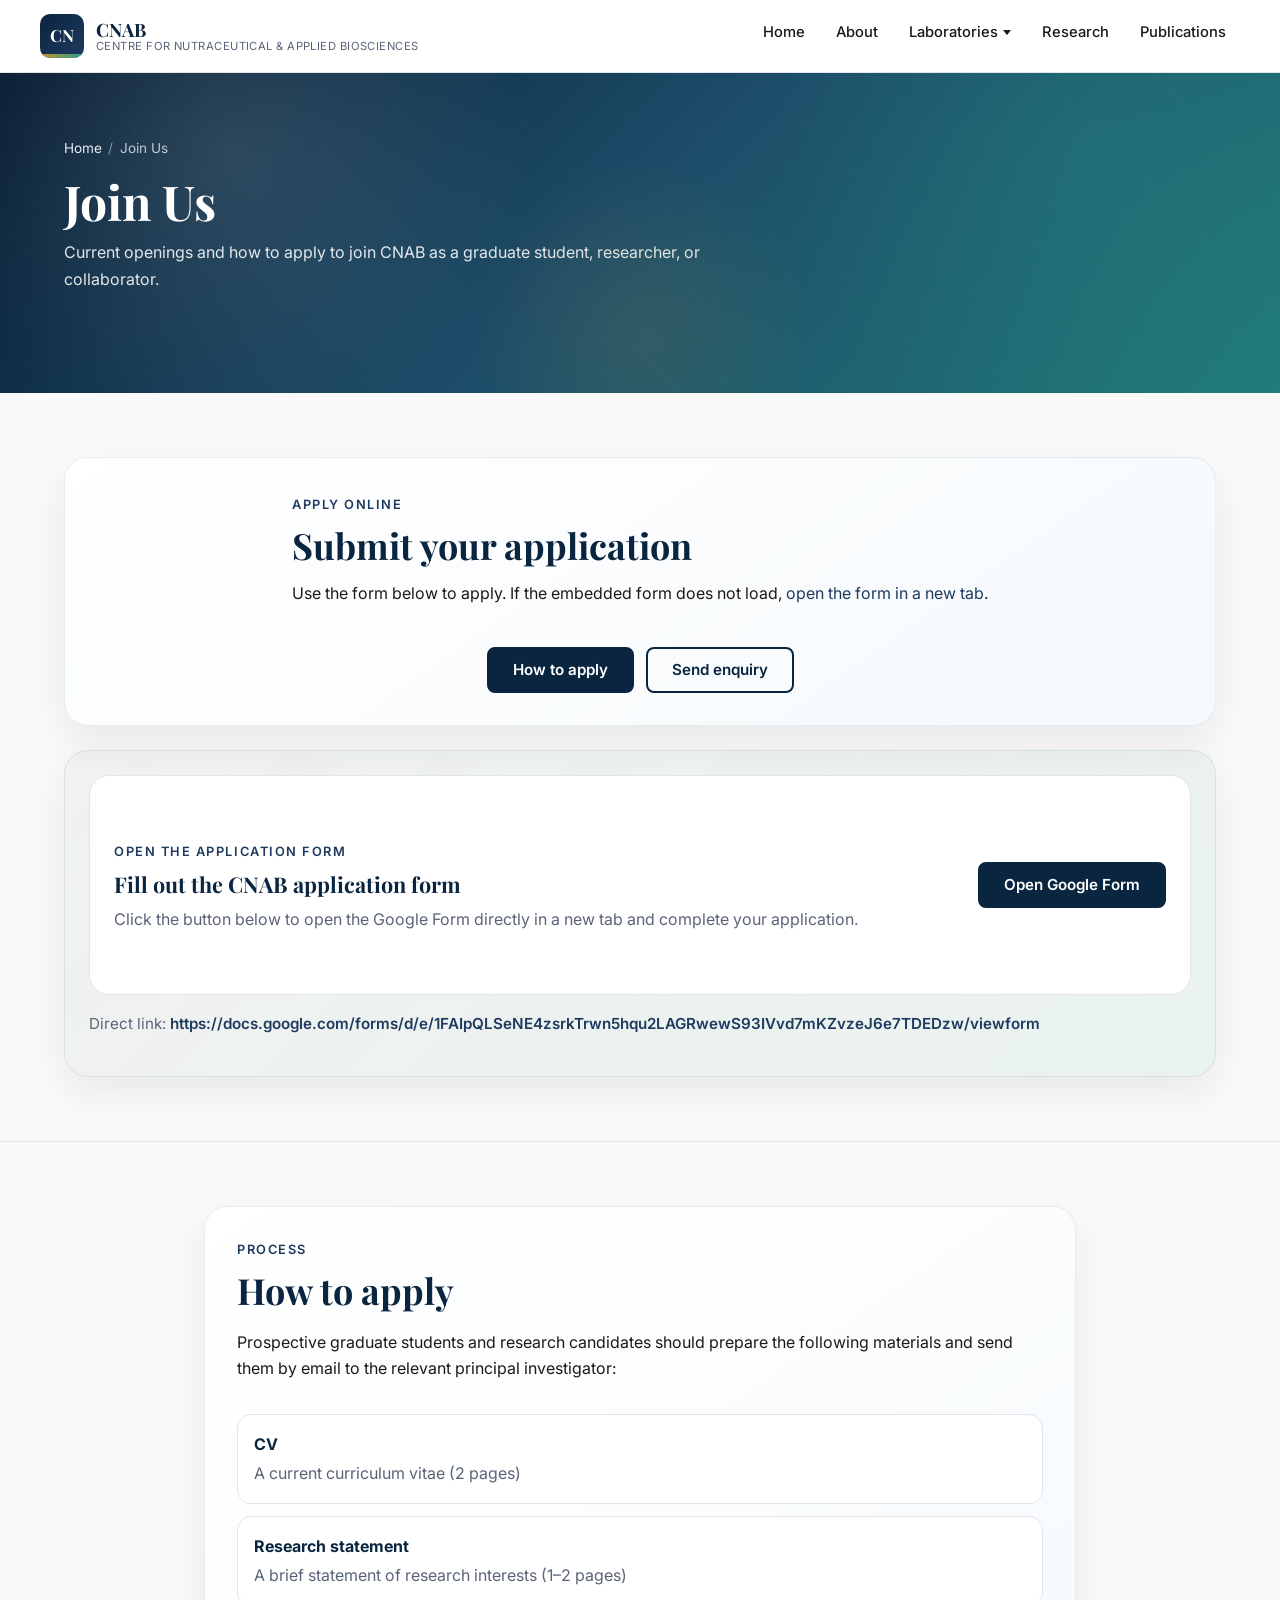
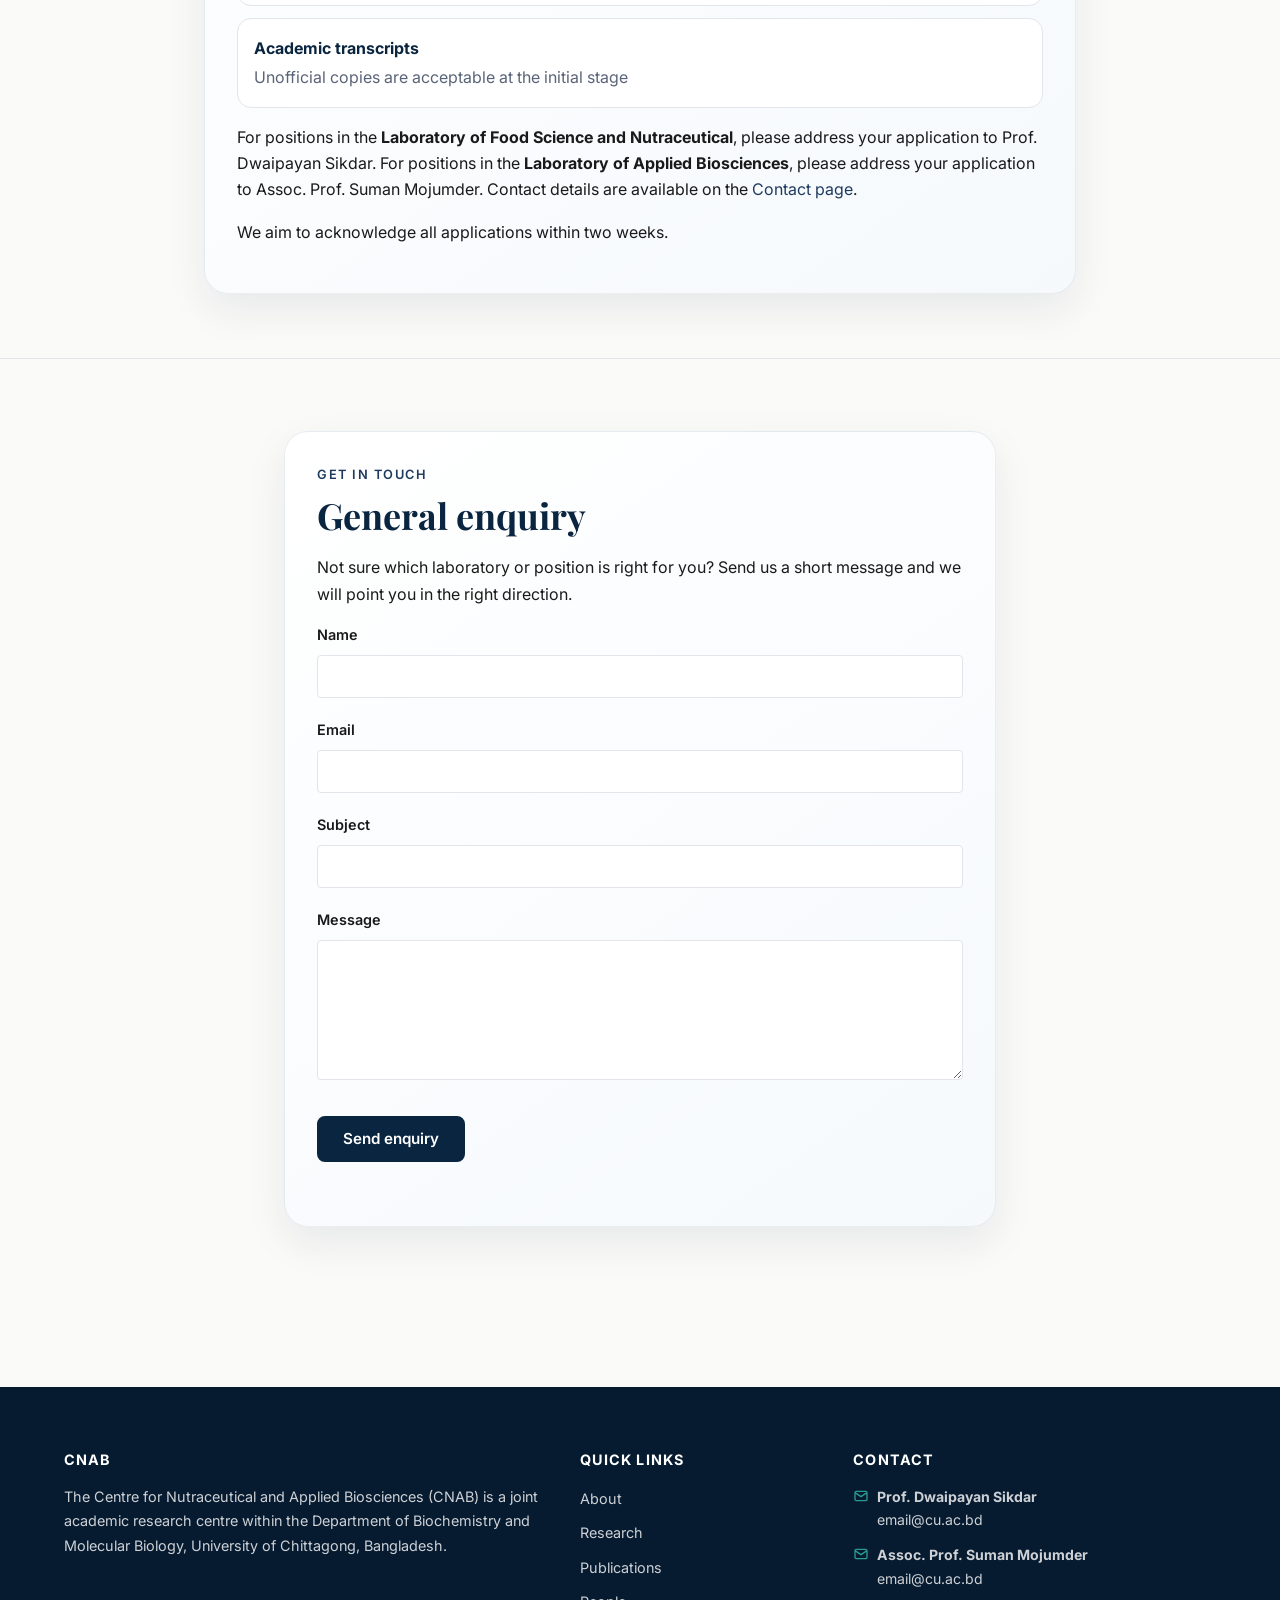
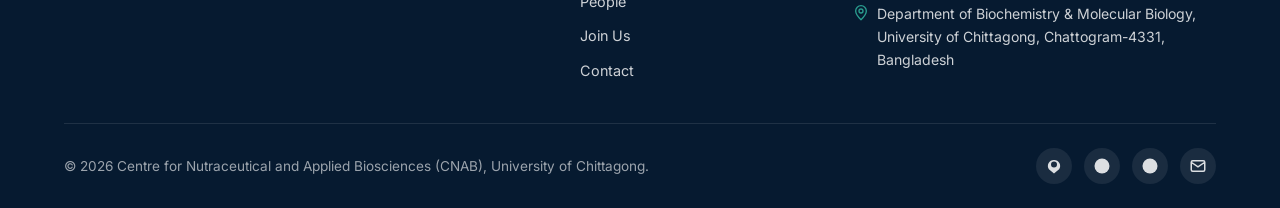
<file: join-us.html>
<!DOCTYPE html>
<html lang="en">
<head>
  <meta charset="UTF-8" />
  <meta name="viewport" content="width=device-width, initial-scale=1.0" />
  <title>Join Us — CNAB</title>
  <meta name="description" content="Current openings and how to apply to join CNAB as a graduate student, researcher, or collaborator." />
  <meta property="og:title" content="Join Us — CNAB" />
  <meta property="og:type" content="website" />
  <link rel="preconnect" href="https://fonts.googleapis.com" />
  <link rel="preconnect" href="https://fonts.gstatic.com" crossorigin />
  <link href="https://fonts.googleapis.com/css2?family=Inter:wght@400;500;600;700&family=Playfair+Display:wght@600;700&display=swap" rel="stylesheet" />
  <link rel="stylesheet" href="./css/style.css" />
  <link rel="stylesheet" href="./css/responsive.css" />
</head>
<body class="join-us-page">

  <header class="site-header" role="banner">
    <div class="container header-inner">
      <a href="./index.html" class="logo" aria-label="CNAB home"><span class="logo-mark" aria-hidden="true">CN</span><span class="logo-text"><strong>CNAB</strong><small>Centre for Nutraceutical &amp; Applied Biosciences</small></span></a>
      <button type="button" class="nav-toggle" aria-label="Toggle navigation" aria-expanded="false" aria-controls="primary-nav"><span></span><span></span><span></span></button>
      <nav class="primary-nav" id="primary-nav" aria-label="Primary">
        <ul class="nav-list">
          <li class="nav-item"><a href="./index.html">Home</a></li>
          <li class="nav-item"><a href="./about.html">About</a></li>
          <li class="nav-item has-dropdown">
            <button class="nav-link" aria-haspopup="true" aria-expanded="false">Laboratories</button>
            <ul class="dropdown" role="menu">
              <li><a href="./lab-food-nutraceutical.html" class="lab1" role="menuitem"><span class="dot"></span><span><strong>Food Science &amp; Nutraceutical</strong><small>Prof. Dwaipayan Sikdar</small></span></a></li>
              <li><a href="./lab-applied-biosciences.html" class="lab2" role="menuitem"><span class="dot"></span><span><strong>Applied Biosciences</strong><small>Assoc. Prof. Suman Mojumder</small></span></a></li>
            </ul>
          </li>
          <li class="nav-item"><a href="./research.html">Research</a></li>
          <li class="nav-item"><a href="./publications.html">Publications</a></li>
          <li class="nav-item"><a href="./people.html">People</a></li>
          <li class="nav-item"><a href="./facilities.html">Facilities</a></li>          <li class="nav-item"><a href="./gallery.html">Gallery</a></li>
          <li class="nav-item"><a href="./collaborations.html">Collaborations</a></li>
          <li class="nav-item"><a href="./join-us.html">Join Us</a></li>
          <li class="nav-item"><a href="./resources.html">Resources</a></li>
          <li class="nav-item"><a href="./contact.html">Contact</a></li>
        </ul>
      </nav>
      <div class="nav-backdrop" aria-hidden="true"></div>
    </div>
  </header>

  <main id="main">
    <section class="page-banner" aria-labelledby="page-title" data-bg-url="https://images.unsplash.com/photo-1519389950473-47ba0277781c?auto=format&fit=crop&w=1600&q=80">
      <div class="container">
        <div class="breadcrumbs"><a href="./index.html">Home</a><span>/</span>Join Us</div>
        <h1 id="page-title">Join Us</h1>
        <p>Current openings and how to apply to join CNAB as a graduate student, researcher, or collaborator.</p>
      </div>
    </section>

    <!-- Application form only: embedded Google Form -->
    <section class="section">
      <div class="container">
        <div class="join-hero-card reveal">
          <div class="join-hero-copy">
            <span class="eyebrow">Apply online</span>
            <h2>Submit your application</h2>
            <p>Use the form below to apply. If the embedded form does not load, <a href="https://docs.google.com/forms/d/e/1FAIpQLSeNE4zsrkTrwn5hqu2LAGRwewS93IVvd7mKZvzeJ6e7TDEDzw/viewform" target="_blank" rel="noopener">open the form in a new tab</a>.</p>
          </div>
          <div class="join-hero-actions">
            <a class="btn btn-primary" href="#apply">How to apply</a>
            <a class="btn btn-outline" href="#enquiry">Send enquiry</a>
          </div>
        </div>

        <div class="join-form-shell reveal">
          <div class="join-form-callout">
            <div>
              <span class="eyebrow">Open the application form</span>
              <h3>Fill out the CNAB application form</h3>
              <p>Click the button below to open the Google Form directly in a new tab and complete your application.</p>
            </div>
            <a class="btn btn-primary" href="https://docs.google.com/forms/d/e/1FAIpQLSeNE4zsrkTrwn5hqu2LAGRwewS93IVvd7mKZvzeJ6e7TDEDzw/viewform" target="_blank" rel="noopener">Open Google Form</a>
          </div>
          <p class="join-form-url">Direct link: <a href="https://docs.google.com/forms/d/e/1FAIpQLSeNE4zsrkTrwn5hqu2LAGRwewS93IVvd7mKZvzeJ6e7TDEDzw/viewform" target="_blank" rel="noopener">https://docs.google.com/forms/d/e/1FAIpQLSeNE4zsrkTrwn5hqu2LAGRwewS93IVvd7mKZvzeJ6e7TDEDzw/viewform</a></p>
        </div>
      </div>
    </section>

    <section class="section" id="apply">
      <div class="container" style="max-width: 920px;">
        <div class="join-process-card reveal">
          <span class="eyebrow">Process</span>
          <h2>How to apply</h2>
          <p>Prospective graduate students and research candidates should prepare the following materials and send them by email to the relevant principal investigator:</p>
          <div class="join-process-list">
            <div class="join-process-item">
              <strong>CV</strong>
              <span>A current curriculum vitae (2 pages)</span>
            </div>
            <div class="join-process-item">
              <strong>Research statement</strong>
              <span>A brief statement of research interests (1–2 pages)</span>
            </div>
            <div class="join-process-item">
              <strong>Academic transcripts</strong>
              <span>Unofficial copies are acceptable at the initial stage</span>
            </div>
          </div>
          <p>For positions in the <strong>Laboratory of Food Science and Nutraceutical</strong>, please address your application to Prof. Dwaipayan Sikdar. For positions in the <strong>Laboratory of Applied Biosciences</strong>, please address your application to Assoc. Prof. Suman Mojumder. Contact details are available on the <a href="./contact.html">Contact page</a>.</p>
          <p>We aim to acknowledge all applications within two weeks.</p>
        </div>
      </div>
    </section>

    <section class="section" id="enquiry">
      <div class="container" style="max-width: 760px;">
        <div class="join-enquiry-card reveal">
          <span class="eyebrow">Get in touch</span>
          <h2>General enquiry</h2>
          <p>Not sure which laboratory or position is right for you? Send us a short message and we will point you in the right direction.</p>

          <form class="contact-form" id="join-form" action="https://formspree.io/f/REPLACE_WITH_ID" method="POST" novalidate>
            <div class="form-group">
              <label for="join-name">Name</label>
              <input type="text" id="join-name" name="name" required />
            </div>
            <div class="form-group">
              <label for="join-email">Email</label>
              <input type="email" id="join-email" name="email" required />
            </div>
            <div class="form-group">
              <label for="join-interest">Subject</label>
              <input type="text" id="contact-subject" name="subject" />
            </div>
            <div class="form-group">
              <label for="join-message">Message</label>
              <textarea id="join-message" name="message" required></textarea>
            </div>
            <button type="submit" class="btn btn-primary">Send enquiry</button>
            <p id="join-form-status" role="status" aria-live="polite" style="margin-top: var(--space-3); font-size: 0.9rem; color: var(--text-muted);"></p>
          </form>
        </div>
      </div>
    </section>
  </main>

  <footer class="site-footer" role="contentinfo">
    <div class="container">
      <div class="footer-grid">
        <div><h4>CNAB</h4><p>The Centre for Nutraceutical and Applied Biosciences (CNAB) is a joint academic research centre within the Department of Biochemistry and Molecular Biology, University of Chittagong, Bangladesh.</p></div>
        <div><h4>Quick Links</h4><ul class="footer-links"><li><a href="./about.html">About</a></li><li><a href="./research.html">Research</a></li><li><a href="./publications.html">Publications</a></li><li><a href="./people.html">People</a></li><li><a href="./join-us.html">Join Us</a></li><li><a href="./contact.html">Contact</a></li></ul></div>
        <div><h4>Contact</h4><ul class="footer-links footer-contact">
          <li><svg width="16" height="16" viewBox="0 0 24 24" fill="none" stroke="currentColor" stroke-width="2" aria-hidden="true"><path d="M3 7l9 6 9-6M5 19h14a2 2 0 002-2V7a2 2 0 00-2-2H5a2 2 0 00-2 2v10a2 2 0 002 2z"/></svg><span><strong>Prof. Dwaipayan Sikdar</strong><br/>email@cu.ac.bd</span></li>
          <li><svg width="16" height="16" viewBox="0 0 24 24" fill="none" stroke="currentColor" stroke-width="2" aria-hidden="true"><path d="M3 7l9 6 9-6M5 19h14a2 2 0 002-2V7a2 2 0 00-2-2H5a2 2 0 00-2 2v10a2 2 0 002 2z"/></svg><span><strong>Assoc. Prof. Suman Mojumder</strong><br/>email@cu.ac.bd</span></li>
          <li><svg width="16" height="16" viewBox="0 0 24 24" fill="none" stroke="currentColor" stroke-width="2" aria-hidden="true"><path d="M12 22s-8-7.58-8-13a8 8 0 1116 0c0 5.42-8 13-8 13z"/><circle cx="12" cy="9" r="3"/></svg><span>Department of Biochemistry &amp; Molecular Biology, University of Chittagong, Chattogram-4331, Bangladesh</span></li>
        </ul></div>
      </div>
      <div class="footer-bottom">
        <div>© <span id="current-year"></span> Centre for Nutraceutical and Applied Biosciences (CNAB), University of Chittagong.</div>
        <div class="social-links" aria-label="Social and academic links">
          <a href="#" aria-label="Google Scholar"><svg width="18" height="18" viewBox="0 0 24 24" fill="currentColor" aria-hidden="true"><path d="M5.2 16.4A8 8 0 0112 4a8 8 0 016.8 12.4L12 22l-6.8-5.6zM12 6a4 4 0 100 8 4 4 0 000-8z"/></svg></a>
          <a href="#" aria-label="ResearchGate"><svg width="18" height="18" viewBox="0 0 24 24" fill="currentColor" aria-hidden="true"><circle cx="12" cy="12" r="10"/></svg></a>
          <a href="#" aria-label="ORCID"><svg width="18" height="18" viewBox="0 0 24 24" fill="currentColor" aria-hidden="true"><circle cx="12" cy="12" r="10"/></svg></a>
          <a href="#" aria-label="Email"><svg width="18" height="18" viewBox="0 0 24 24" fill="none" stroke="currentColor" stroke-width="2" aria-hidden="true"><path d="M3 7l9 6 9-6M5 19h14a2 2 0 002-2V7a2 2 0 00-2-2H5a2 2 0 00-2 2v10a2 2 0 002 2z"/></svg></a>
        </div>
      </div>
    </div>
  </footer>

  <script src="./js/main.js"></script>
  <script>
    /* Join form — front-end only. Replace with real submission handler (Formspree / Google Forms / mailto). */
    (function () {
      const form = document.getElementById('join-form');
      const status = document.getElementById('join-form-status');
      if (!form) return;
      form.addEventListener('submit', function (e) {
        e.preventDefault();
        // TODO: wire up to real submission endpoint.
        status.textContent = 'Thank you — this is a placeholder form. In production, this would send your enquiry.';
        status.style.color = 'var(--lab2-accent-dark)';
        form.reset();
      });
    })();
  </script>
</body>
</html>
</file>
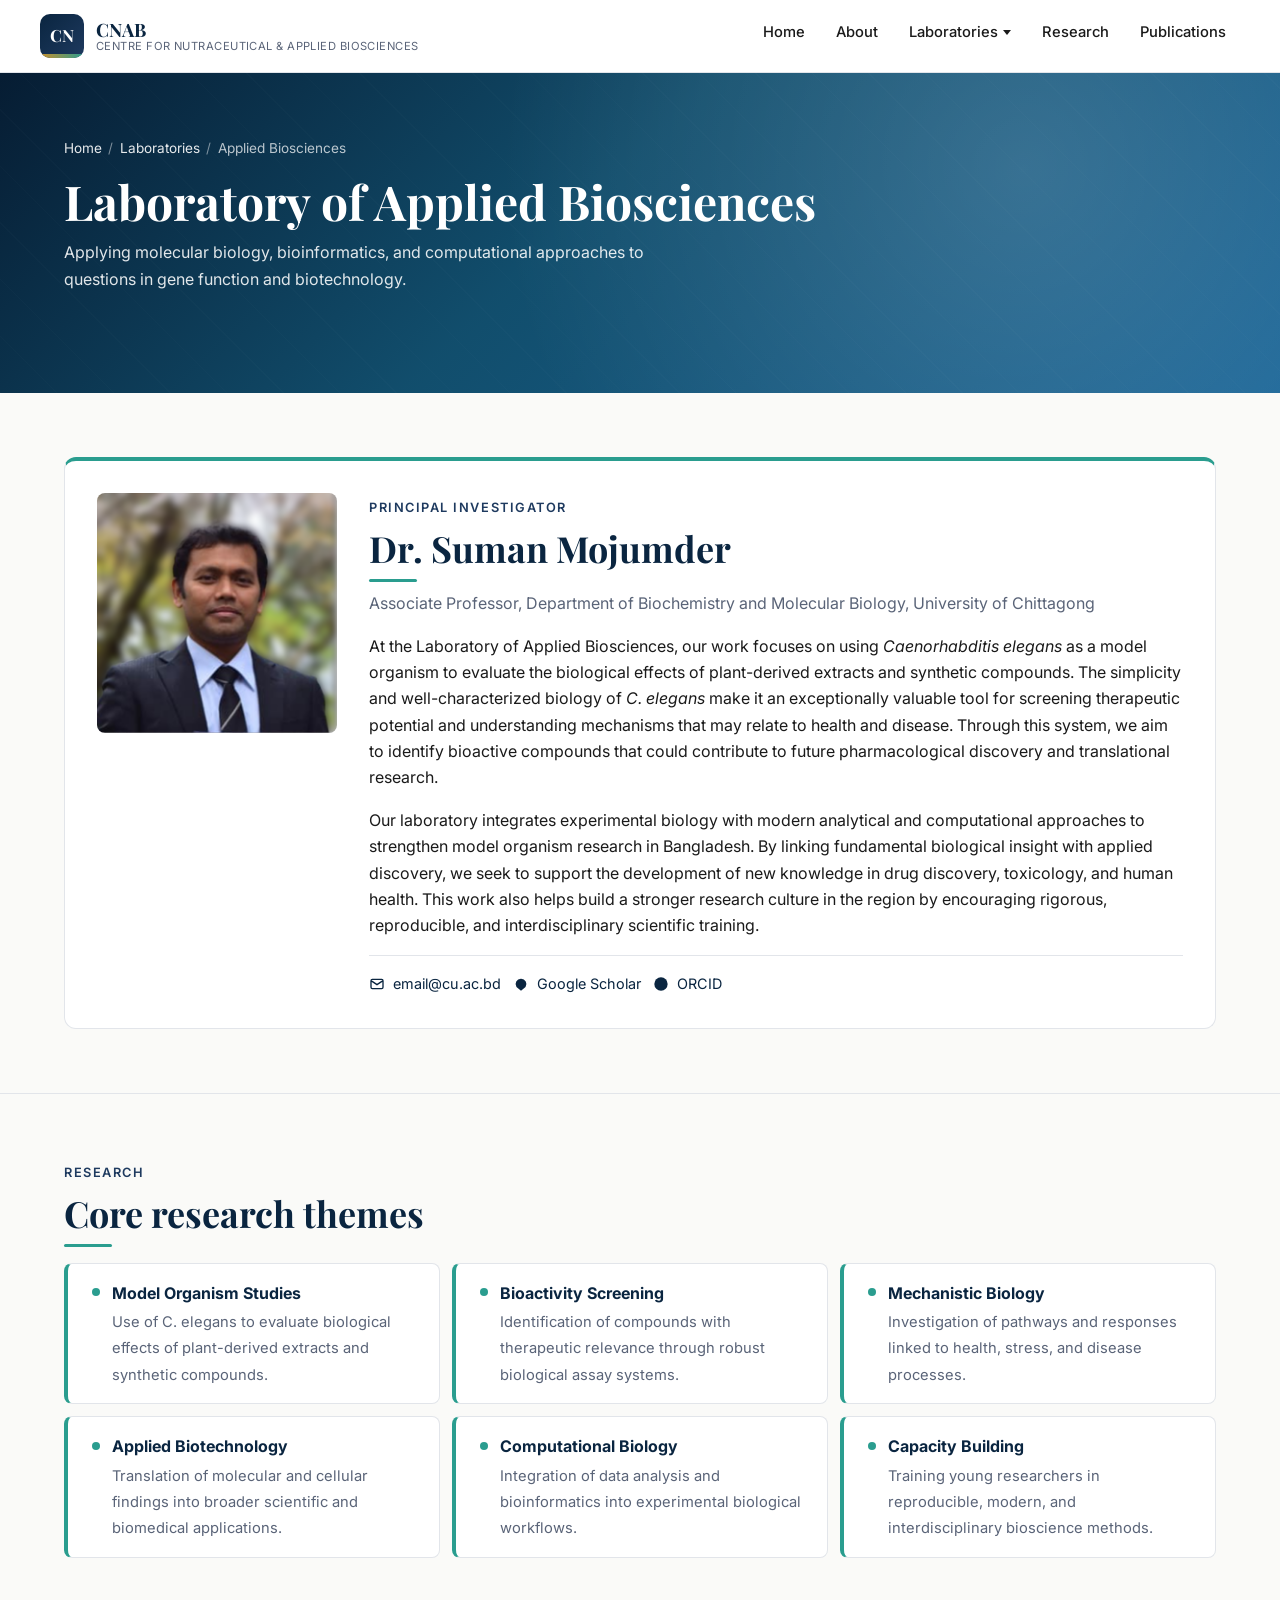
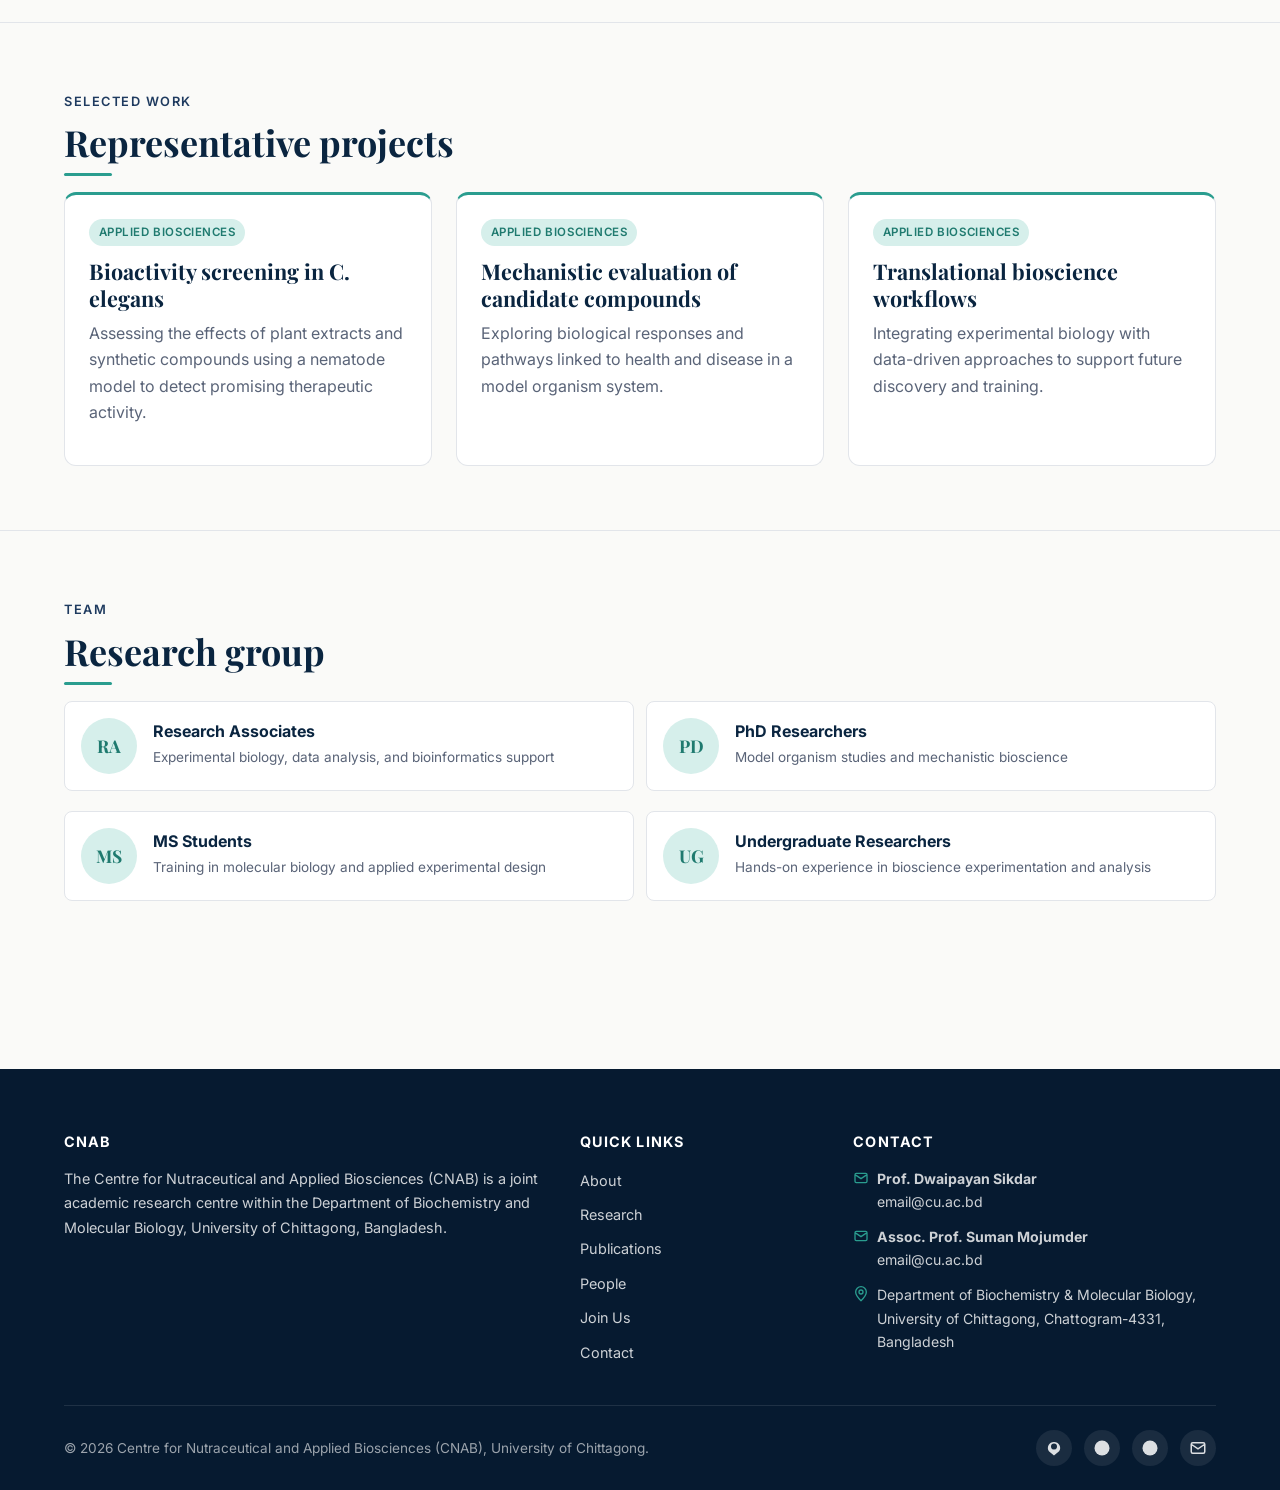
<file: lab-applied-biosciences.html>
<!DOCTYPE html>
<html lang="en">
<head>
  <meta charset="UTF-8" />
  <meta name="viewport" content="width=device-width, initial-scale=1.0" />
  <title>Laboratory of Applied Biosciences — CNAB</title>
  <meta name="description" content="The Laboratory of Applied Biosciences, led by Assoc. Prof. Suman Mojumder, within CNAB at the University of Chittagong." />
  <meta property="og:title" content="Laboratory of Applied Biosciences — CNAB" />
  <meta property="og:description" content="Research in molecular biology, bioinformatics, and computational biosciences." />
  <meta property="og:type" content="website" />
  <link rel="preconnect" href="https://fonts.googleapis.com" />
  <link rel="preconnect" href="https://fonts.gstatic.com" crossorigin />
  <link href="https://fonts.googleapis.com/css2?family=Inter:wght@400;500;600;700&family=Playfair+Display:wght@600;700&display=swap" rel="stylesheet" />
  <link rel="stylesheet" href="./css/style.css" />
  <link rel="stylesheet" href="./css/lab-pages.css" />
  <link rel="stylesheet" href="./css/responsive.css" />
</head>
<body class="lab2-page">

  <!-- ============ HEADER ============ -->
  <header class="site-header" role="banner">
    <div class="container header-inner">
      <a href="./index.html" class="logo" aria-label="CNAB home">
        <span class="logo-mark" aria-hidden="true">CN</span>
        <span class="logo-text"><strong>CNAB</strong><small>Centre for Nutraceutical &amp; Applied Biosciences</small></span>
      </a>
      <button class="nav-toggle" aria-label="Toggle navigation" aria-expanded="false" aria-controls="primary-nav"><span></span><span></span><span></span></button>
      <nav class="primary-nav" id="primary-nav" aria-label="Primary">
        <ul class="nav-list">
          <li class="nav-item"><a href="./index.html">Home</a></li>
          <li class="nav-item"><a href="./about.html">About</a></li>
          <li class="nav-item has-dropdown">
            <button class="nav-link" aria-haspopup="true" aria-expanded="false">Laboratories</button>
            <ul class="dropdown" role="menu">
              <li><a href="./lab-food-nutraceutical.html" class="lab1" role="menuitem"><span class="dot"></span><span><strong>Food Science &amp; Nutraceutical</strong><small>Prof. Dwaipayan Sikdar</small></span></a></li>
              <li><a href="./lab-applied-biosciences.html" class="lab2" role="menuitem"><span class="dot"></span><span><strong>Applied Biosciences</strong><small>Assoc. Prof. Suman Mojumder</small></span></a></li>
            </ul>
          </li>
          <li class="nav-item"><a href="./research.html">Research</a></li>
          <li class="nav-item"><a href="./publications.html">Publications</a></li>
          <li class="nav-item"><a href="./people.html">People</a></li>
          <li class="nav-item"><a href="./facilities.html">Facilities</a></li>          <li class="nav-item"><a href="./gallery.html">Gallery</a></li>
          <li class="nav-item"><a href="./collaborations.html">Collaborations</a></li>
          <li class="nav-item"><a href="./join-us.html">Join Us</a></li>
          <li class="nav-item"><a href="./resources.html">Resources</a></li>
          <li class="nav-item"><a href="./contact.html">Contact</a></li>
        </ul>
      </nav>
      <div class="nav-backdrop" aria-hidden="true"></div>
    </div>
  </header>

  <main id="main">
    <section class="page-banner" aria-labelledby="page-title" data-bg-url="https://images.unsplash.com/photo-1518152006812-edab29b069ac?q=80&w=1170&auto=format&fit=crop&ixlib=rb-4.1.0&ixid=M3wxMjA3fDB8MHxwaG90by1wYWdlfHx8fGVufDB8fHx8fA%3D%3D">
      <div class="container">
        <div class="breadcrumbs"><a href="./index.html">Home</a><span>/</span><a href="./index.html#labs-title">Laboratories</a><span>/</span>Applied Biosciences</div>
        <h1 id="page-title">Laboratory of Applied Biosciences</h1>
        <p>Applying molecular biology, bioinformatics, and computational approaches to questions in gene function and biotechnology.</p>
      </div>
    </section>

    <section class="section">
  <div class="container">
    <div class="pi-profile reveal">

      <!-- PI Photo -->
      <img
        src="Team/Dr. Suman Mojumder.png"
        alt="Portrait of Assoc. Prof. Suman Mojumder"
        class="pi-photo"
      >

      <div class="pi-info">
        <span class="eyebrow">Principal Investigator</span>

        <h2>Dr. Suman Mojumder</h2>

        <p class="pi-title">
          Associate Professor, Department of Biochemistry and Molecular Biology,
          University of Chittagong
        </p>

        <p>
          At the Laboratory of Applied Biosciences, our work focuses on using
          <em>Caenorhabditis elegans</em> as a model organism to evaluate the
          biological effects of plant-derived extracts and synthetic compounds.
          The simplicity and well-characterized biology of <em>C. elegans</em>
          make it an exceptionally valuable tool for screening therapeutic
          potential and understanding mechanisms that may relate to health and
          disease. Through this system, we aim to identify bioactive compounds
          that could contribute to future pharmacological discovery and
          translational research.
        </p>

        <p>
          Our laboratory integrates experimental biology with modern analytical
          and computational approaches to strengthen model organism research in
          Bangladesh. By linking fundamental biological insight with applied
          discovery, we seek to support the development of new knowledge in drug
          discovery, toxicology, and human health. This work also helps build a
          stronger research culture in the region by encouraging rigorous,
          reproducible, and interdisciplinary scientific training.
        </p>

        <div class="pi-contact">
          <a href="mailto:email@cu.ac.bd">
            <svg width="16" height="16" viewBox="0 0 24 24" fill="none"
                 stroke="currentColor" stroke-width="2" aria-hidden="true">
              <path d="M3 7l9 6 9-6M5 19h14a2 2 0 002-2V7a2 2 0 00-2-2H5a2 2 0 00-2 2v10a2 2 0 002 2z"/>
            </svg>
            email@cu.ac.bd
          </a>

          <a href="#">
            <svg width="16" height="16" viewBox="0 0 24 24"
                 fill="currentColor" aria-hidden="true">
              <path d="M5.2 16.4A8 8 0 0112 4a8 8 0 016.8 12.4L12 22l-6.8-5.6z"/>
            </svg>
            Google Scholar
          </a>

          <a href="#">
            <svg width="16" height="16" viewBox="0 0 24 24"
                 fill="currentColor" aria-hidden="true">
              <circle cx="12" cy="12" r="10"/>
            </svg>
            ORCID
          </a>
        </div>

      </div>
    </div>
  </div>
</section>

    <section class="section">
      <div class="container">
        <span class="eyebrow">Research</span>
        <h2>Core research themes</h2>
        <ul class="focus-list">
          <li><div><strong>Model Organism Studies</strong><span>Use of C. elegans to evaluate biological effects of plant-derived extracts and synthetic compounds.</span></div></li>
          <li><div><strong>Bioactivity Screening</strong><span>Identification of compounds with therapeutic relevance through robust biological assay systems.</span></div></li>
          <li><div><strong>Mechanistic Biology</strong><span>Investigation of pathways and responses linked to health, stress, and disease processes.</span></div></li>
          <li><div><strong>Applied Biotechnology</strong><span>Translation of molecular and cellular findings into broader scientific and biomedical applications.</span></div></li>
          <li><div><strong>Computational Biology</strong><span>Integration of data analysis and bioinformatics into experimental biological workflows.</span></div></li>
          <li><div><strong>Capacity Building</strong><span>Training young researchers in reproducible, modern, and interdisciplinary bioscience methods.</span></div></li>
        </ul>
      </div>
    </section>

    <section class="section">
      <div class="container">
        <span class="eyebrow">Selected Work</span>
        <h2>Representative projects</h2>
        <div class="grid grid-3">
          <article class="card reveal">
            <div class="card-meta"><span class="badge badge-lab2">Applied Biosciences</span></div>
            <h3>Bioactivity screening in C. elegans</h3>
            <p>Assessing the effects of plant extracts and synthetic compounds using a nematode model to detect promising therapeutic activity.</p>
          </article>
          <article class="card reveal">
            <div class="card-meta"><span class="badge badge-lab2">Applied Biosciences</span></div>
            <h3>Mechanistic evaluation of candidate compounds</h3>
            <p>Exploring biological responses and pathways linked to health and disease in a model organism system.</p>
          </article>
          <article class="card reveal">
            <div class="card-meta"><span class="badge badge-lab2">Applied Biosciences</span></div>
            <h3>Translational bioscience workflows</h3>
            <p>Integrating experimental biology with data-driven approaches to support future discovery and training.</p>
          </article>
        </div>
      </div>
    </section>

    <section class="section">
      <div class="container">
        <span class="eyebrow">Team</span>
        <h2>Research group</h2>
        <ul class="members-list">
          <li class="member-item reveal"><div class="member-avatar">RA</div><div class="member-info"><h4>Research Associates</h4><small>Experimental biology, data analysis, and bioinformatics support</small></div></li>
          <li class="member-item reveal"><div class="member-avatar">PD</div><div class="member-info"><h4>PhD Researchers</h4><small>Model organism studies and mechanistic bioscience</small></div></li>
          <li class="member-item reveal"><div class="member-avatar">MS</div><div class="member-info"><h4>MS Students</h4><small>Training in molecular biology and applied experimental design</small></div></li>
          <li class="member-item reveal"><div class="member-avatar">UG</div><div class="member-info"><h4>Undergraduate Researchers</h4><small>Hands-on experience in bioscience experimentation and analysis</small></div></li>
        </ul>
      </div>
    </section>
  </main>

  <!-- ============ FOOTER ============ -->
  <footer class="site-footer" role="contentinfo">
    <div class="container">
      <div class="footer-grid">
        <div><h4>CNAB</h4><p>The Centre for Nutraceutical and Applied Biosciences (CNAB) is a joint academic research centre within the Department of Biochemistry and Molecular Biology, University of Chittagong, Bangladesh.</p></div>
        <div><h4>Quick Links</h4><ul class="footer-links"><li><a href="./about.html">About</a></li><li><a href="./research.html">Research</a></li><li><a href="./publications.html">Publications</a></li><li><a href="./people.html">People</a></li><li><a href="./join-us.html">Join Us</a></li><li><a href="./contact.html">Contact</a></li></ul></div>
        <div><h4>Contact</h4><ul class="footer-links footer-contact">
          <li><svg width="16" height="16" viewBox="0 0 24 24" fill="none" stroke="currentColor" stroke-width="2" aria-hidden="true"><path d="M3 7l9 6 9-6M5 19h14a2 2 0 002-2V7a2 2 0 00-2-2H5a2 2 0 00-2 2v10a2 2 0 002 2z"/></svg><span><strong>Prof. Dwaipayan Sikdar</strong><br/>email@cu.ac.bd</span></li>
          <li><svg width="16" height="16" viewBox="0 0 24 24" fill="none" stroke="currentColor" stroke-width="2" aria-hidden="true"><path d="M3 7l9 6 9-6M5 19h14a2 2 0 002-2V7a2 2 0 00-2-2H5a2 2 0 00-2 2v10a2 2 0 002 2z"/></svg><span><strong>Assoc. Prof. Suman Mojumder</strong><br/>email@cu.ac.bd</span></li>
          <li><svg width="16" height="16" viewBox="0 0 24 24" fill="none" stroke="currentColor" stroke-width="2" aria-hidden="true"><path d="M12 22s-8-7.58-8-13a8 8 0 1116 0c0 5.42-8 13-8 13z"/><circle cx="12" cy="9" r="3"/></svg><span>Department of Biochemistry &amp; Molecular Biology, University of Chittagong, Chattogram-4331, Bangladesh</span></li>
        </ul></div>
      </div>
      <div class="footer-bottom">
        <div>© <span id="current-year"></span> Centre for Nutraceutical and Applied Biosciences (CNAB), University of Chittagong.</div>
        <div class="social-links" aria-label="Social and academic links">
          <a href="#" aria-label="Google Scholar"><svg width="18" height="18" viewBox="0 0 24 24" fill="currentColor" aria-hidden="true"><path d="M5.2 16.4A8 8 0 0112 4a8 8 0 016.8 12.4L12 22l-6.8-5.6zM12 6a4 4 0 100 8 4 4 0 000-8z"/></svg></a>
          <a href="#" aria-label="ResearchGate"><svg width="18" height="18" viewBox="0 0 24 24" fill="currentColor" aria-hidden="true"><circle cx="12" cy="12" r="10"/></svg></a>
          <a href="#" aria-label="ORCID"><svg width="18" height="18" viewBox="0 0 24 24" fill="currentColor" aria-hidden="true"><circle cx="12" cy="12" r="10"/></svg></a>
          <a href="#" aria-label="Email"><svg width="18" height="18" viewBox="0 0 24 24" fill="none" stroke="currentColor" stroke-width="2" aria-hidden="true"><path d="M3 7l9 6 9-6M5 19h14a2 2 0 002-2V7a2 2 0 00-2-2H5a2 2 0 00-2 2v10a2 2 0 002 2z"/></svg></a>
        </div>
      </div>
    </div>
  </footer>

  <script src="./js/main.js"></script>
</body>
</html>
</file>
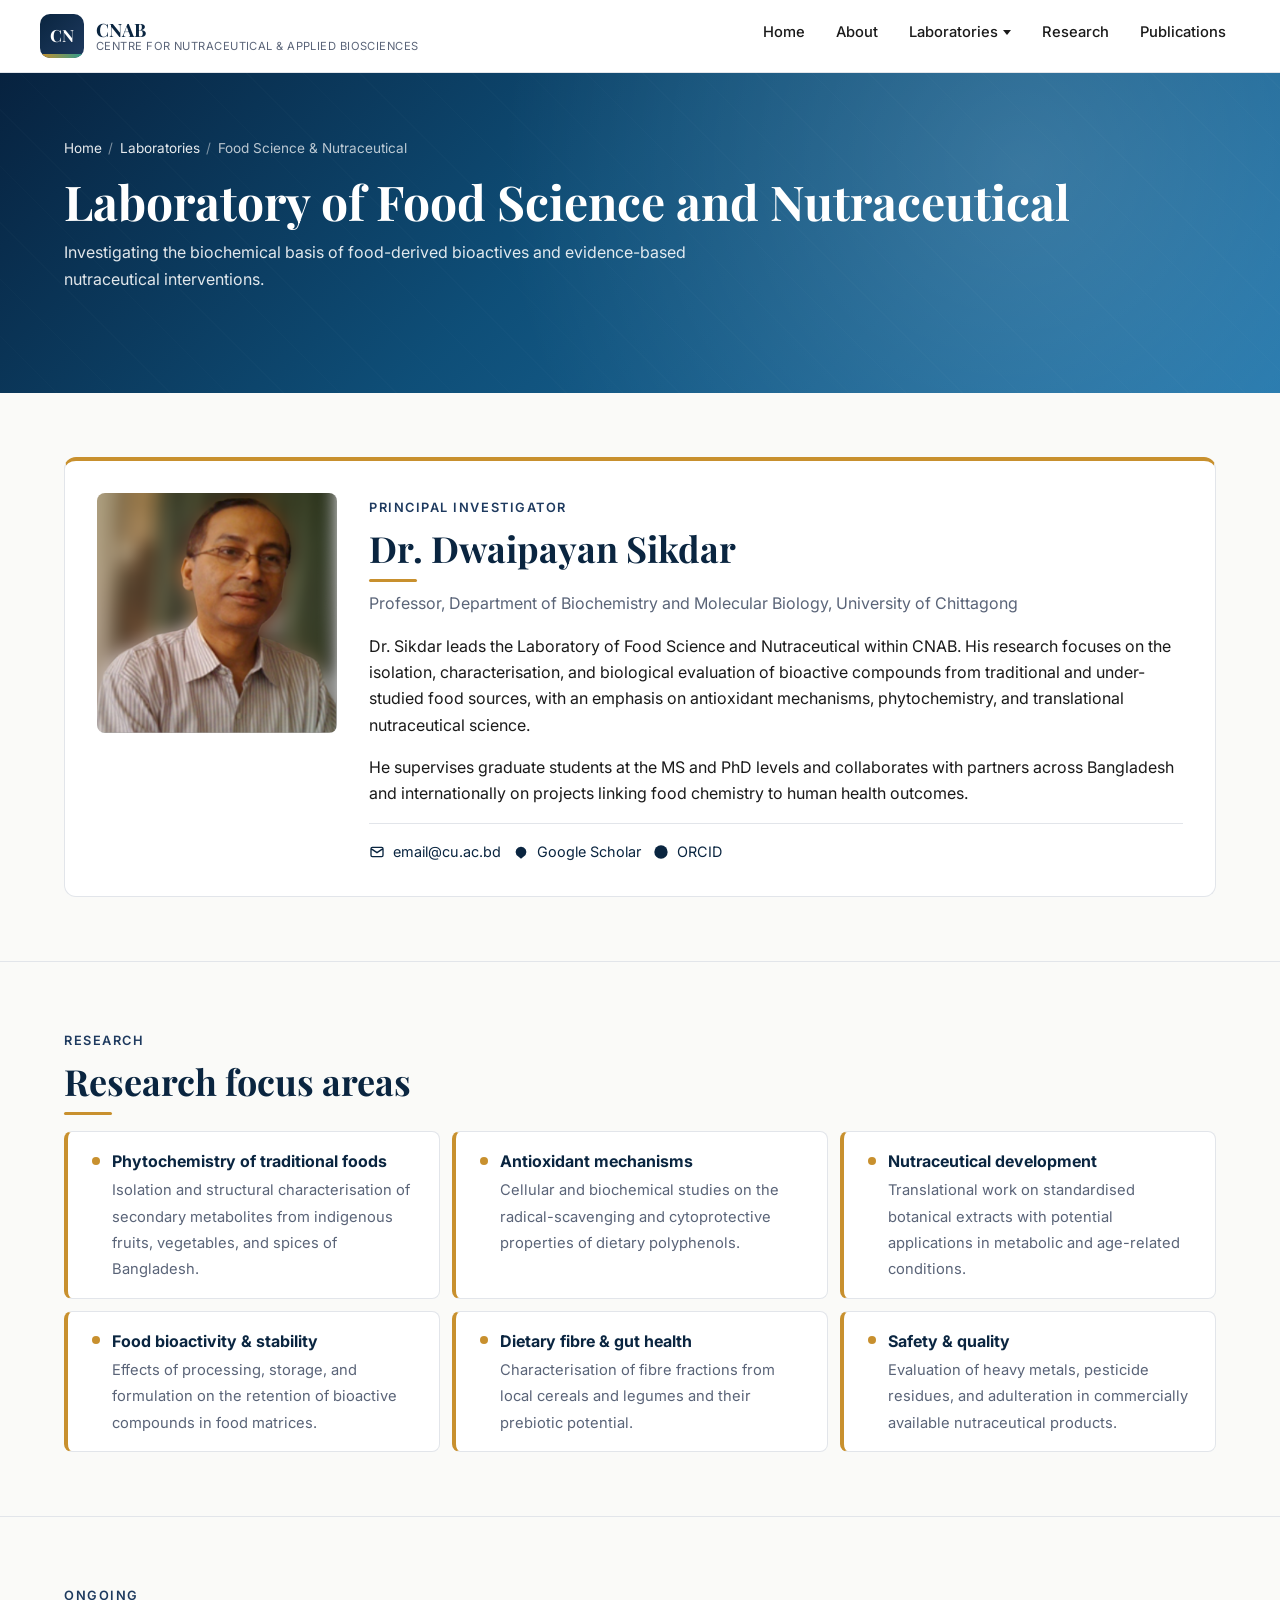
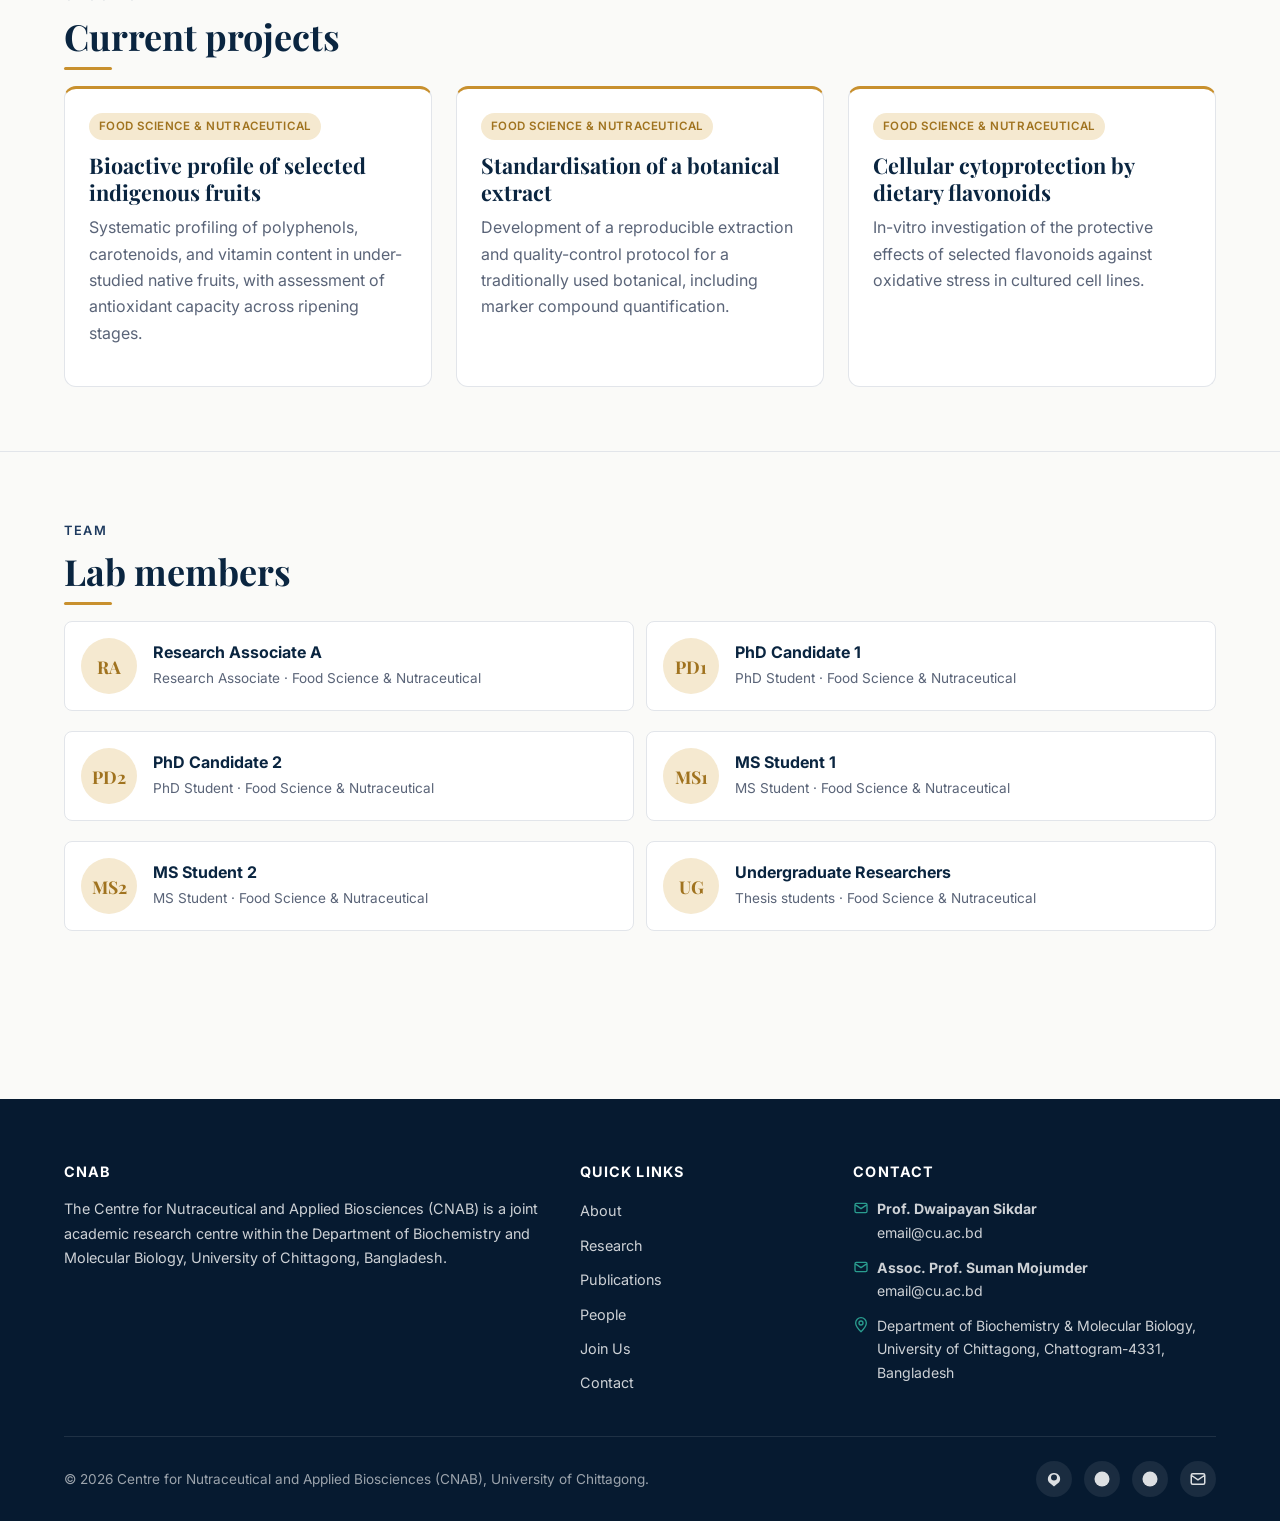
<file: lab-food-nutraceutical.html>
<!DOCTYPE html>
<html lang="en">
<head>
  <meta charset="UTF-8" />
  <meta name="viewport" content="width=device-width, initial-scale=1.0" />
  <title>Laboratory of Food Science and Nutraceutical — CNAB</title>
  <meta name="description" content="The Laboratory of Food Science and Nutraceutical, led by Prof. Dwaipayan Sikdar, within CNAB at the University of Chittagong." />
  <meta property="og:title" content="Laboratory of Food Science and Nutraceutical — CNAB" />
  <meta property="og:description" content="Research on food-derived bioactives, phytochemistry, and nutraceuticals." />
  <meta property="og:type" content="website" />
  <link rel="preconnect" href="https://fonts.googleapis.com" />
  <link rel="preconnect" href="https://fonts.gstatic.com" crossorigin />
  <link href="https://fonts.googleapis.com/css2?family=Inter:wght@400;500;600;700&family=Playfair+Display:wght@600;700&display=swap" rel="stylesheet" />
  <link rel="stylesheet" href="./css/style.css" />
  <link rel="stylesheet" href="./css/lab-pages.css" />
  <link rel="stylesheet" href="./css/responsive.css" />
</head>
<body class="lab1-page">

  <!-- ============ HEADER ============ -->
  <header class="site-header" role="banner">
    <div class="container header-inner">
      <a href="./index.html" class="logo" aria-label="CNAB home">
        <span class="logo-mark" aria-hidden="true">CN</span>
        <span class="logo-text"><strong>CNAB</strong><small>Centre for Nutraceutical &amp; Applied Biosciences</small></span>
      </a>
      <button class="nav-toggle" aria-label="Toggle navigation" aria-expanded="false" aria-controls="primary-nav"><span></span><span></span><span></span></button>
      <nav class="primary-nav" id="primary-nav" aria-label="Primary">
        <ul class="nav-list">
          <li class="nav-item"><a href="./index.html">Home</a></li>
          <li class="nav-item"><a href="./about.html">About</a></li>
          <li class="nav-item has-dropdown">
            <button class="nav-link" aria-haspopup="true" aria-expanded="false">Laboratories</button>
            <ul class="dropdown" role="menu">
              <li><a href="./lab-food-nutraceutical.html" class="lab1" role="menuitem"><span class="dot"></span><span><strong>Food Science &amp; Nutraceutical</strong><small>Prof. Dwaipayan Sikdar</small></span></a></li>
              <li><a href="./lab-applied-biosciences.html" class="lab2" role="menuitem"><span class="dot"></span><span><strong>Applied Biosciences</strong><small>Assoc. Prof. Suman Mojumder</small></span></a></li>
            </ul>
          </li>
          <li class="nav-item"><a href="./research.html">Research</a></li>
          <li class="nav-item"><a href="./publications.html">Publications</a></li>
          <li class="nav-item"><a href="./people.html">People</a></li>
          <li class="nav-item"><a href="./facilities.html">Facilities</a></li>          <li class="nav-item"><a href="./gallery.html">Gallery</a></li>
          <li class="nav-item"><a href="./collaborations.html">Collaborations</a></li>
          <li class="nav-item"><a href="./join-us.html">Join Us</a></li>
          <li class="nav-item"><a href="./resources.html">Resources</a></li>
          <li class="nav-item"><a href="./contact.html">Contact</a></li>
        </ul>
      </nav>
      <div class="nav-backdrop" aria-hidden="true"></div>
    </div>
  </header>

  <main id="main">
    <section class="page-banner" aria-labelledby="page-title" data-bg-url="https://images.unsplash.com/photo-1742137587486-fdef8cdd25bd?q=80&w=1172&auto=format&fit=crop&ixlib=rb-4.1.0&ixid=M3wxMjA3fDB8MHxwaG90by1wYWdlfHx8fGVufDB8fHx8fA%3D%3D">
      <div class="container">
        <div class="breadcrumbs"><a href="./index.html">Home</a><span>/</span><a href="./index.html#labs-title">Laboratories</a><span>/</span>Food Science &amp; Nutraceutical</div>
        <h1 id="page-title">Laboratory of Food Science and Nutraceutical</h1>
        <p>Investigating the biochemical basis of food-derived bioactives and evidence-based nutraceutical interventions.</p>
      </div>
    </section>

    <!-- PLACEHOLDER: replace PI bio and photo -->
  <section class="section">
  <div class="container">
    <div class="pi-profile reveal">

      <!-- PI Photo -->
      <img
        src="Team/Dr. Dwaipayan Sikdar.png"
        alt="Portrait of Dr. Dwaipayan Sikdar"
        class="pi-photo"
      >

      <div class="pi-info">
        <span class="eyebrow">Principal Investigator</span>
        <h2>Dr. Dwaipayan Sikdar</h2>

        <p class="pi-title">
          Professor, Department of Biochemistry and Molecular Biology,
          University of Chittagong
        </p>

        <p>
          Dr. Sikdar leads the Laboratory of Food Science and Nutraceutical
          within CNAB. His research focuses on the isolation,
          characterisation, and biological evaluation of bioactive compounds
          from traditional and under-studied food sources, with an emphasis on
          antioxidant mechanisms, phytochemistry, and translational
          nutraceutical science.
        </p>

        <p>
          He supervises graduate students at the MS and PhD levels and
          collaborates with partners across Bangladesh and internationally on
          projects linking food chemistry to human health outcomes.
        </p>

        <div class="pi-contact">
          <a href="mailto:email@cu.ac.bd">
            <svg width="16" height="16" viewBox="0 0 24 24" fill="none"
                 stroke="currentColor" stroke-width="2" aria-hidden="true">
              <path d="M3 7l9 6 9-6M5 19h14a2 2 0 002-2V7a2 2 0 00-2-2H5a2 2 0 00-2 2v10a2 2 0 002 2z"/>
            </svg>
            email@cu.ac.bd
          </a>

          <a href="#">
            <svg width="16" height="16" viewBox="0 0 24 24" fill="currentColor"
                 aria-hidden="true">
              <path d="M5.2 16.4A8 8 0 0112 4a8 8 0 016.8 12.4L12 22l-6.8-5.6z"/>
            </svg>
            Google Scholar
          </a>

          <a href="#">
            <svg width="16" height="16" viewBox="0 0 24 24" fill="currentColor"
                 aria-hidden="true">
              <circle cx="12" cy="12" r="10"/>
            </svg>
            ORCID
          </a>
        </div>
      </div>

    </div>
  </div>
</section>

    <!-- PLACEHOLDER: replace with real focus areas -->
    <section class="section">
      <div class="container">
        <span class="eyebrow">Research</span>
        <h2>Research focus areas</h2>
        <ul class="focus-list">
          <li><div><strong>Phytochemistry of traditional foods</strong><span>Isolation and structural characterisation of secondary metabolites from indigenous fruits, vegetables, and spices of Bangladesh.</span></div></li>
          <li><div><strong>Antioxidant mechanisms</strong><span>Cellular and biochemical studies on the radical-scavenging and cytoprotective properties of dietary polyphenols.</span></div></li>
          <li><div><strong>Nutraceutical development</strong><span>Translational work on standardised botanical extracts with potential applications in metabolic and age-related conditions.</span></div></li>
          <li><div><strong>Food bioactivity &amp; stability</strong><span>Effects of processing, storage, and formulation on the retention of bioactive compounds in food matrices.</span></div></li>
          <li><div><strong>Dietary fibre &amp; gut health</strong><span>Characterisation of fibre fractions from local cereals and legumes and their prebiotic potential.</span></div></li>
          <li><div><strong>Safety &amp; quality</strong><span>Evaluation of heavy metals, pesticide residues, and adulteration in commercially available nutraceutical products.</span></div></li>
        </ul>
      </div>
    </section>

    <!-- PLACEHOLDER: replace with real projects -->
    <section class="section">
      <div class="container">
        <span class="eyebrow">Ongoing</span>
        <h2>Current projects</h2>
        <div class="grid grid-3">
          <article class="card reveal">
            <div class="card-meta"><span class="badge badge-lab1">Food Science &amp; Nutraceutical</span></div>
            <h3>Bioactive profile of selected indigenous fruits</h3>
            <p>Systematic profiling of polyphenols, carotenoids, and vitamin content in under-studied native fruits, with assessment of antioxidant capacity across ripening stages.</p>
          </article>
          <article class="card reveal">
            <div class="card-meta"><span class="badge badge-lab1">Food Science &amp; Nutraceutical</span></div>
            <h3>Standardisation of a botanical extract</h3>
            <p>Development of a reproducible extraction and quality-control protocol for a traditionally used botanical, including marker compound quantification.</p>
          </article>
          <article class="card reveal">
            <div class="card-meta"><span class="badge badge-lab1">Food Science &amp; Nutraceutical</span></div>
            <h3>Cellular cytoprotection by dietary flavonoids</h3>
            <p>In-vitro investigation of the protective effects of selected flavonoids against oxidative stress in cultured cell lines.</p>
          </article>
        </div>
      </div>
    </section>

    <!-- PLACEHOLDER: replace with real members -->
    <section class="section">
      <div class="container">
        <span class="eyebrow">Team</span>
        <h2>Lab members</h2>
        <ul class="members-list">
          <li class="member-item reveal"><div class="member-avatar">RA</div><div class="member-info"><h4>Research Associate A</h4><small>Research Associate · Food Science &amp; Nutraceutical</small></div></li>
          <li class="member-item reveal"><div class="member-avatar">PD1</div><div class="member-info"><h4>PhD Candidate 1</h4><small>PhD Student · Food Science &amp; Nutraceutical</small></div></li>
          <li class="member-item reveal"><div class="member-avatar">PD2</div><div class="member-info"><h4>PhD Candidate 2</h4><small>PhD Student · Food Science &amp; Nutraceutical</small></div></li>
          <li class="member-item reveal"><div class="member-avatar">MS1</div><div class="member-info"><h4>MS Student 1</h4><small>MS Student · Food Science &amp; Nutraceutical</small></div></li>
          <li class="member-item reveal"><div class="member-avatar">MS2</div><div class="member-info"><h4>MS Student 2</h4><small>MS Student · Food Science &amp; Nutraceutical</small></div></li>
          <li class="member-item reveal"><div class="member-avatar">UG</div><div class="member-info"><h4>Undergraduate Researchers</h4><small> Thesis students · Food Science &amp; Nutraceutical</small></div></li>
        </ul>
      </div>
    </section>
  </main>

  <!-- ============ FOOTER ============ -->
  <footer class="site-footer" role="contentinfo">
    <div class="container">
      <div class="footer-grid">
        <div><h4>CNAB</h4><p>The Centre for Nutraceutical and Applied Biosciences (CNAB) is a joint academic research centre within the Department of Biochemistry and Molecular Biology, University of Chittagong, Bangladesh.</p></div>
        <div><h4>Quick Links</h4><ul class="footer-links"><li><a href="./about.html">About</a></li><li><a href="./research.html">Research</a></li><li><a href="./publications.html">Publications</a></li><li><a href="./people.html">People</a></li><li><a href="./join-us.html">Join Us</a></li><li><a href="./contact.html">Contact</a></li></ul></div>
        <div><h4>Contact</h4><ul class="footer-links footer-contact">
          <li><svg width="16" height="16" viewBox="0 0 24 24" fill="none" stroke="currentColor" stroke-width="2" aria-hidden="true"><path d="M3 7l9 6 9-6M5 19h14a2 2 0 002-2V7a2 2 0 00-2-2H5a2 2 0 00-2 2v10a2 2 0 002 2z"/></svg><span><strong>Prof. Dwaipayan Sikdar</strong><br/>email@cu.ac.bd</span></li>
          <li><svg width="16" height="16" viewBox="0 0 24 24" fill="none" stroke="currentColor" stroke-width="2" aria-hidden="true"><path d="M3 7l9 6 9-6M5 19h14a2 2 0 002-2V7a2 2 0 00-2-2H5a2 2 0 00-2 2v10a2 2 0 002 2z"/></svg><span><strong>Assoc. Prof. Suman Mojumder</strong><br/>email@cu.ac.bd</span></li>
          <li><svg width="16" height="16" viewBox="0 0 24 24" fill="none" stroke="currentColor" stroke-width="2" aria-hidden="true"><path d="M12 22s-8-7.58-8-13a8 8 0 1116 0c0 5.42-8 13-8 13z"/><circle cx="12" cy="9" r="3"/></svg><span>Department of Biochemistry &amp; Molecular Biology, University of Chittagong, Chattogram-4331, Bangladesh</span></li>
        </ul></div>
      </div>
      <div class="footer-bottom">
        <div>© <span id="current-year"></span> Centre for Nutraceutical and Applied Biosciences (CNAB), University of Chittagong.</div>
        <div class="social-links" aria-label="Social and academic links">
          <a href="#" aria-label="Google Scholar"><svg width="18" height="18" viewBox="0 0 24 24" fill="currentColor" aria-hidden="true"><path d="M5.2 16.4A8 8 0 0112 4a8 8 0 016.8 12.4L12 22l-6.8-5.6zM12 6a4 4 0 100 8 4 4 0 000-8z"/></svg></a>
          <a href="#" aria-label="ResearchGate"><svg width="18" height="18" viewBox="0 0 24 24" fill="currentColor" aria-hidden="true"><circle cx="12" cy="12" r="10"/></svg></a>
          <a href="#" aria-label="ORCID"><svg width="18" height="18" viewBox="0 0 24 24" fill="currentColor" aria-hidden="true"><circle cx="12" cy="12" r="10"/></svg></a>
          <a href="#" aria-label="Email"><svg width="18" height="18" viewBox="0 0 24 24" fill="none" stroke="currentColor" stroke-width="2" aria-hidden="true"><path d="M3 7l9 6 9-6M5 19h14a2 2 0 002-2V7a2 2 0 00-2-2H5a2 2 0 00-2 2v10a2 2 0 002 2z"/></svg></a>
        </div>
      </div>
    </div>
  </footer>

  <script src="./js/main.js"></script>
</body>
</html>
</file>
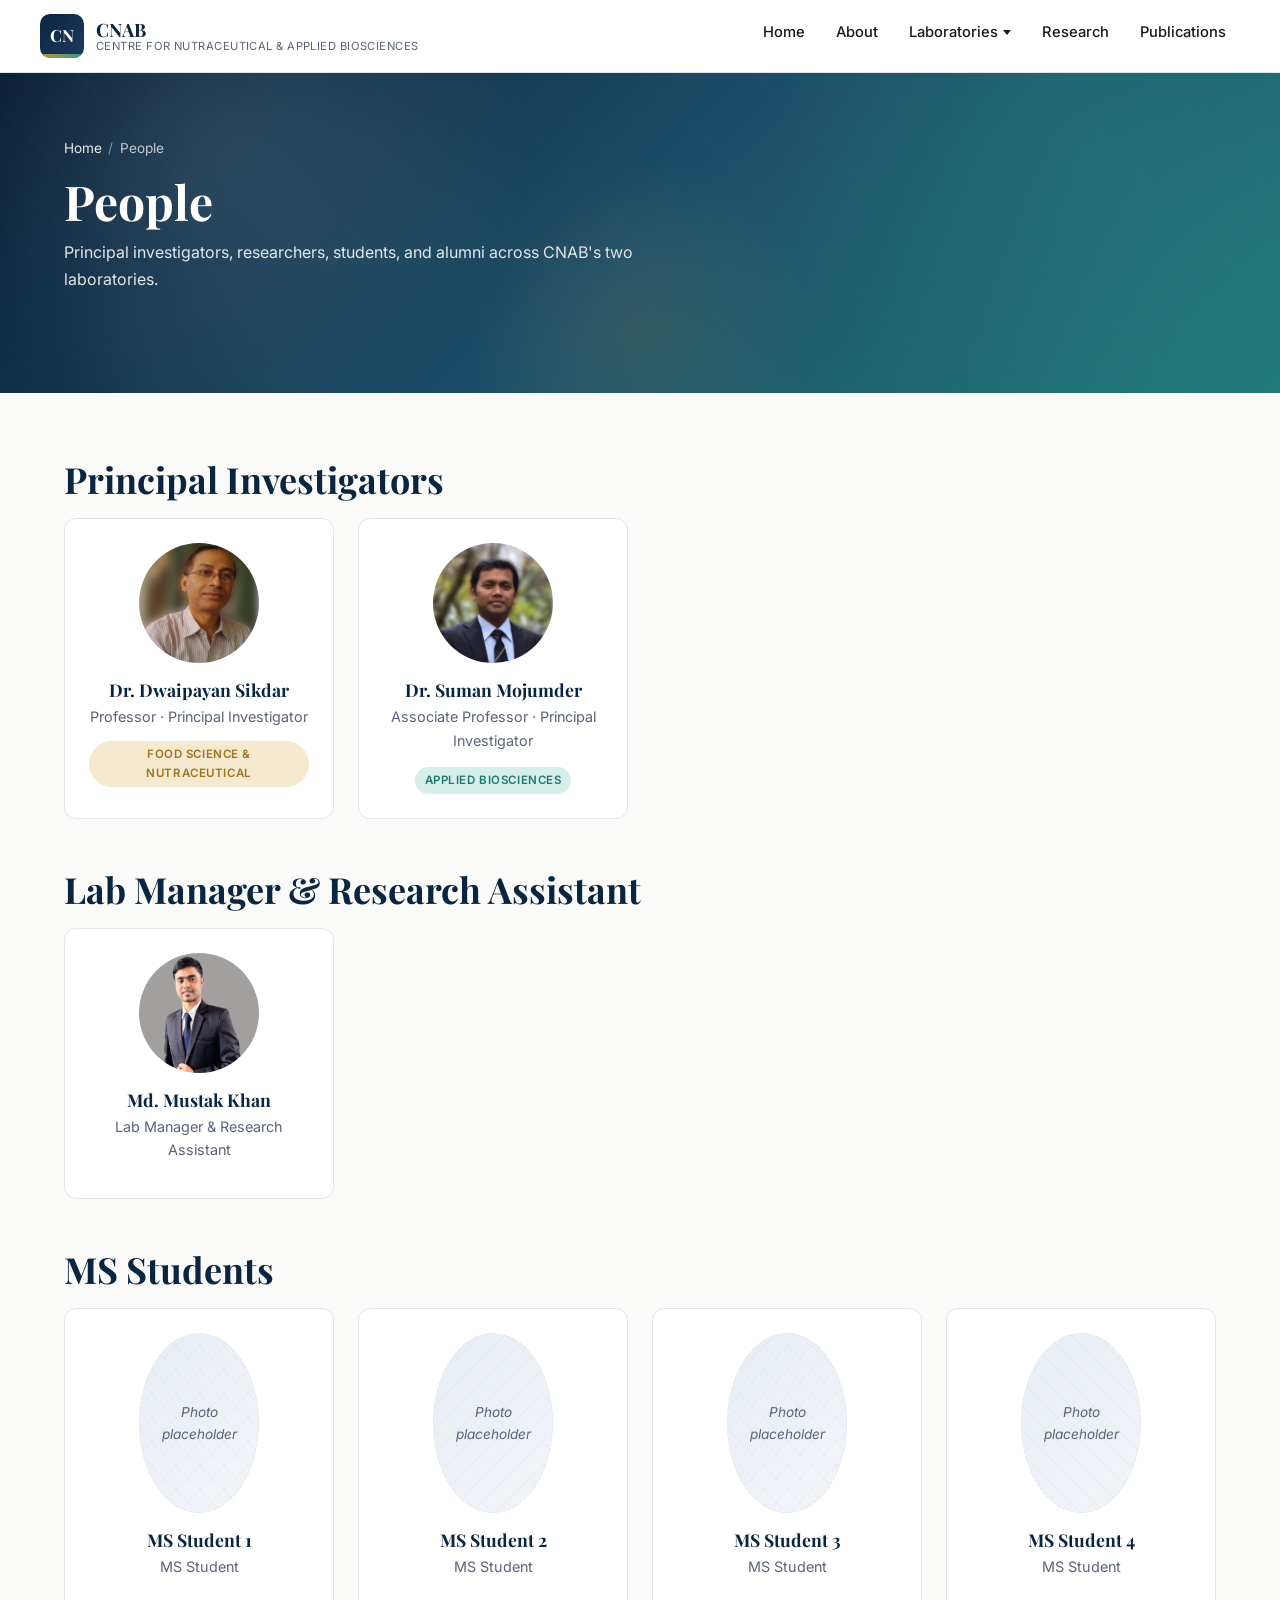
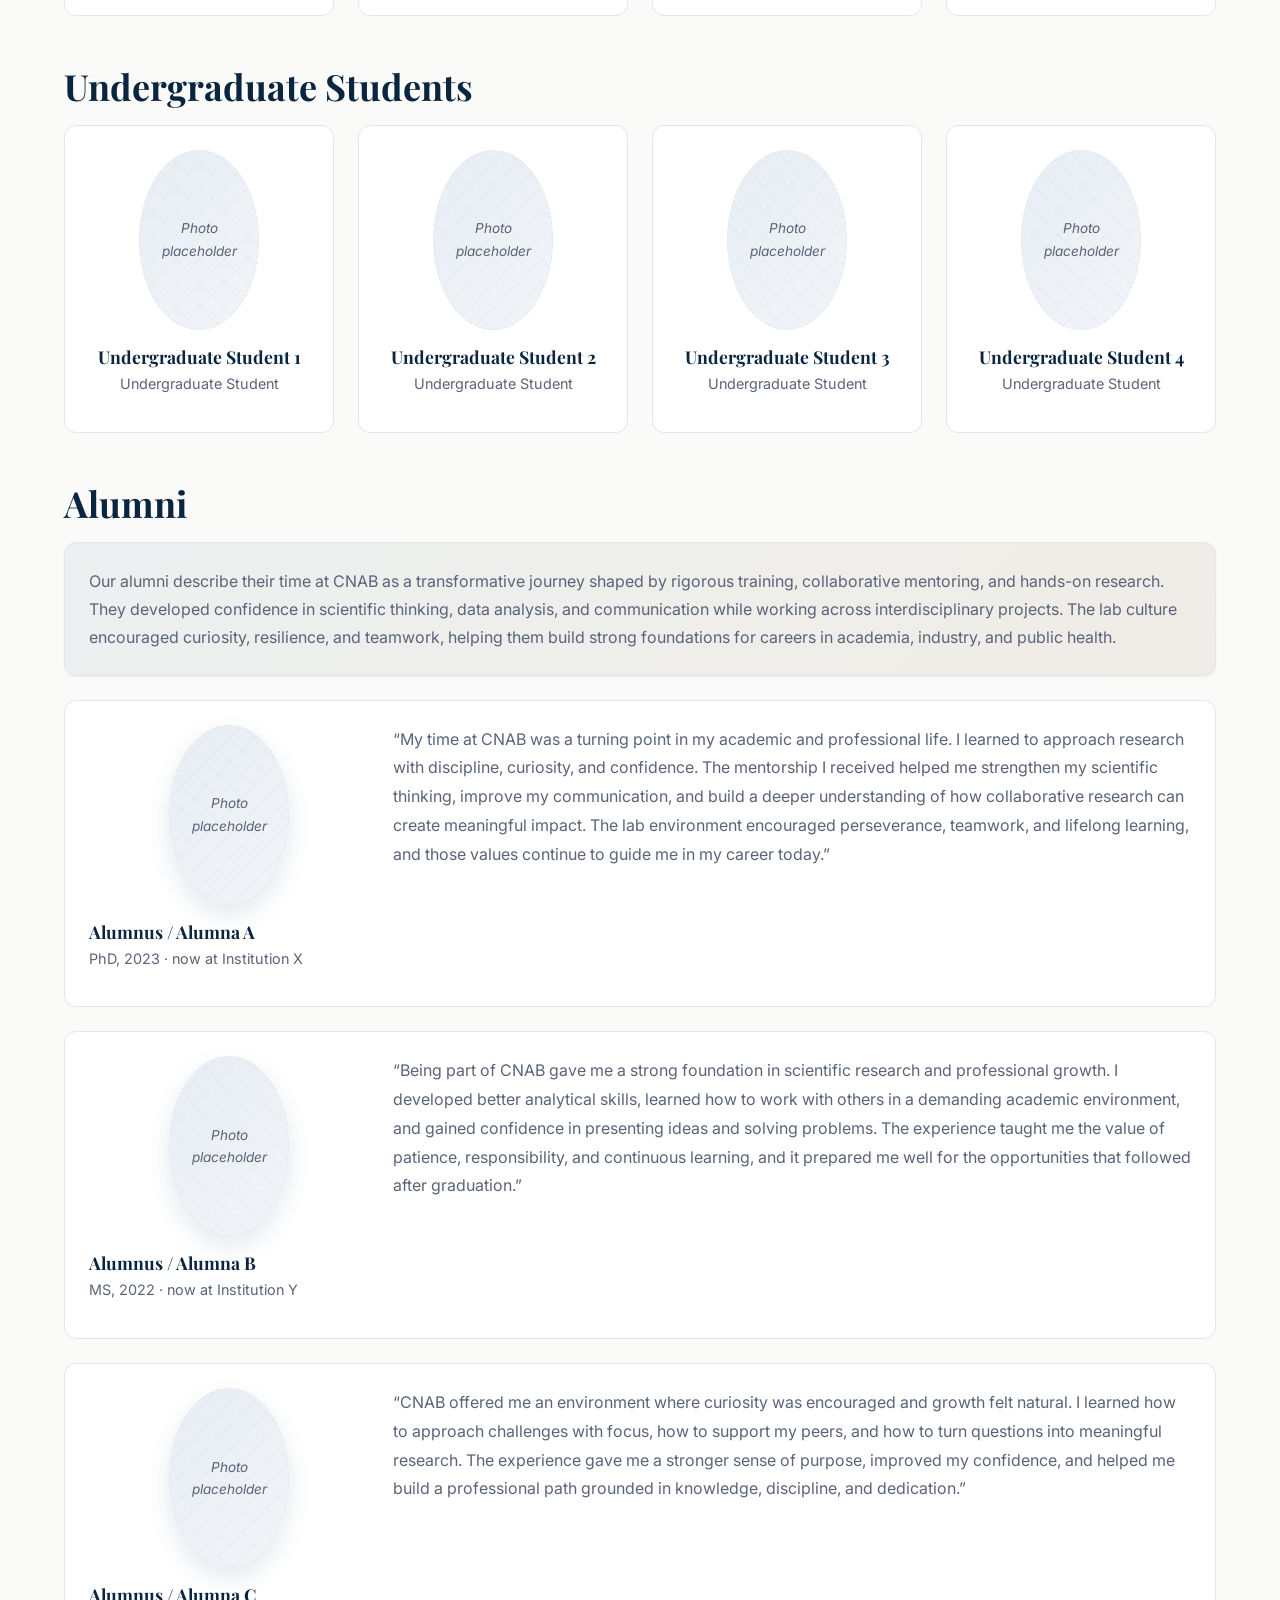
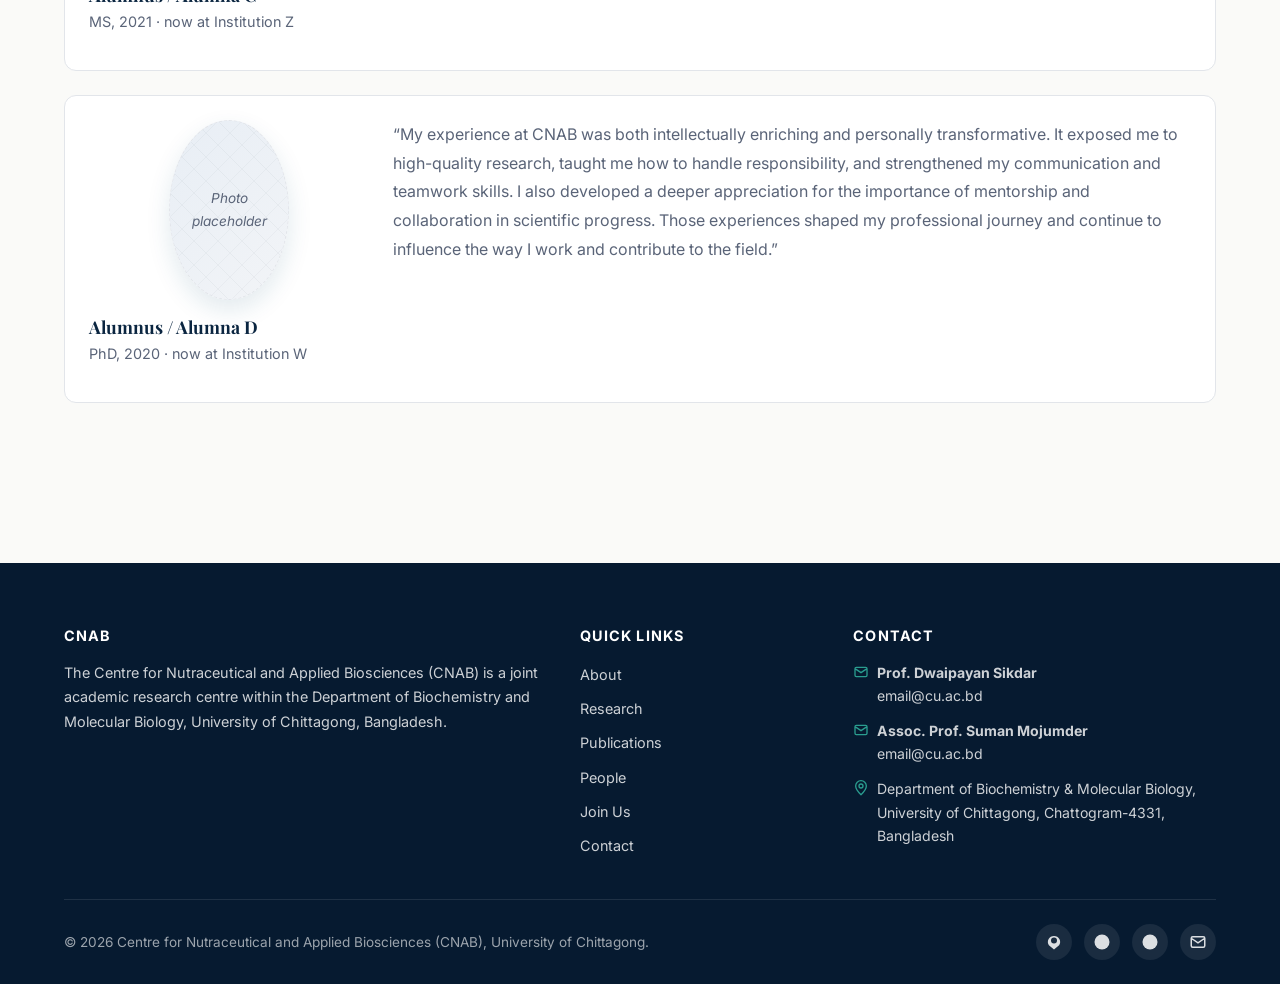
<file: people.html>
<!DOCTYPE html>
<html lang="en">
<head>
  <meta charset="UTF-8" />
  <meta name="viewport" content="width=device-width, initial-scale=1.0" />
  <title>People — CNAB</title>
  <meta name="description" content="Researchers, students, and alumni of CNAB." />
  <meta property="og:title" content="People — CNAB" />
  <meta property="og:type" content="website" />
  <link rel="preconnect" href="https://fonts.googleapis.com" />
  <link rel="preconnect" href="https://fonts.gstatic.com" crossorigin />
  <link href="https://fonts.googleapis.com/css2?family=Inter:wght@400;500;600;700&family=Playfair+Display:wght@600;700&display=swap" rel="stylesheet" />
  <link rel="stylesheet" href="./css/style.css" />
  <link rel="stylesheet" href="./css/responsive.css" />
</head>
<body class="people-page">

  <header class="site-header" role="banner">
    <div class="container header-inner">
      <a href="./index.html" class="logo" aria-label="CNAB home"><span class="logo-mark" aria-hidden="true">CN</span><span class="logo-text"><strong>CNAB</strong><small>Centre for Nutraceutical &amp; Applied Biosciences</small></span></a>
      <button type="button" class="nav-toggle" aria-label="Toggle navigation" aria-expanded="false" aria-controls="primary-nav"><span></span><span></span><span></span></button>
      <nav class="primary-nav" id="primary-nav" aria-label="Primary">
        <ul class="nav-list">
          <li class="nav-item"><a href="./index.html">Home</a></li>
          <li class="nav-item"><a href="./about.html">About</a></li>
          <li class="nav-item has-dropdown">
            <button class="nav-link" aria-haspopup="true" aria-expanded="false">Laboratories</button>
            <ul class="dropdown" role="menu">
              <li><a href="./lab-food-nutraceutical.html" class="lab1" role="menuitem"><span class="dot"></span><span><strong>Food Science &amp; Nutraceutical</strong><small>Prof. Dwaipayan Sikdar</small></span></a></li>
              <li><a href="./lab-applied-biosciences.html" class="lab2" role="menuitem"><span class="dot"></span><span><strong>Applied Biosciences</strong><small>Assoc. Prof. Suman Mojumder</small></span></a></li>
            </ul>
          </li>
          <li class="nav-item"><a href="./research.html">Research</a></li>
          <li class="nav-item"><a href="./publications.html">Publications</a></li>
          <li class="nav-item"><a href="./people.html">People</a></li>
          <li class="nav-item"><a href="./facilities.html">Facilities</a></li>          <li class="nav-item"><a href="./gallery.html">Gallery</a></li>
          <li class="nav-item"><a href="./collaborations.html">Collaborations</a></li>
          <li class="nav-item"><a href="./join-us.html">Join Us</a></li>
          <li class="nav-item"><a href="./resources.html">Resources</a></li>
          <li class="nav-item"><a href="./contact.html">Contact</a></li>
        </ul>
      </nav>
      <div class="nav-backdrop" aria-hidden="true"></div>
    </div>
  </header>

  <main id="main">
    <section class="page-banner" aria-labelledby="page-title" data-bg-url="https://plus.unsplash.com/premium_photo-1681842883882-b5c1c9f37869?q=80&w=1181&auto=format&fit=crop&ixlib=rb-4.1.0&ixid=M3wxMjA3fDB8MHxwaG90by1wYWdlfHx8fGVufDB8fHx8fA%3D%3D">
      <div class="container">
        <div class="breadcrumbs"><a href="./index.html">Home</a><span>/</span>People</div>
        <h1 id="page-title">People</h1>
        <p>Principal investigators, researchers, students, and alumni across CNAB's two laboratories.</p>
      </div>
    </section>

    <section class="section">
      <div class="container">
        <!-- Principal Investigators -->
<h2 id="pi-heading">Principal Investigators</h2>

<div class="people-grid" style="margin-bottom: var(--space-7);">

  <!-- Dr. Dwaipayan Sikdar -->
  <article class="person-card reveal" data-lab="lab1">
    <img
      src="Team/Dr. Dwaipayan Sikdar.png"
      alt="Portrait of Dr. Dwaipayan Sikdar"
      class="person-photo"
    >

    <h4>Dr. Dwaipayan Sikdar</h4>
    <div class="person-role">Professor · Principal Investigator</div>
    <span class="badge badge-lab1">Food Science &amp; Nutraceutical</span>
  </article>

  <!-- Dr. Suman Mojumder -->
  <article class="person-card reveal" data-lab="lab2">
    <img
      src="Team/Dr. Suman Mojumder.png"
      alt="Portrait of Dr. Suman Mojumder"
      class="person-photo"
    >

    <h4>Dr. Suman Mojumder</h4>
    <div class="person-role">Associate Professor · Principal Investigator</div>
    <span class="badge badge-lab2">Applied Biosciences</span>
  </article>

</div>

 <h2>Lab Manager &amp; Research Assistant</h2>

<div class="people-grid" style="margin-bottom: var(--space-7);">

  <!-- Md. Mustak Khan -->
  <article class="person-card reveal" data-lab="lab1">
    <img
      src="Team/Md. Mustak Khan.png"
      alt="Portrait of Md. Mustak Khan"
      class="person-photo"
    >
    <h4>Md. Mustak Khan</h4>
    <div class="person-role">Lab Manager &amp; Research Assistant</div>
  </article>

</div>

        <h2>MS Students</h2>
        <div class="people-grid" style="margin-bottom: var(--space-7);">
          <article class="person-card reveal" data-lab="lab1"><div class="placeholder-img person-photo" role="img" aria-label="Placeholder portrait"><span>Photo placeholder</span></div><h4>MS Student 1</h4><div class="person-role">MS Student</div></article>
          <article class="person-card reveal" data-lab="lab1"><div class="placeholder-img person-photo" role="img" aria-label="Placeholder portrait"><span>Photo placeholder</span></div><h4>MS Student 2</h4><div class="person-role">MS Student</div></article>
          <article class="person-card reveal" data-lab="lab2"><div class="placeholder-img person-photo" role="img" aria-label="Placeholder portrait"><span>Photo placeholder</span></div><h4>MS Student 3</h4><div class="person-role">MS Student</div></article>
          <article class="person-card reveal" data-lab="lab2"><div class="placeholder-img person-photo" role="img" aria-label="Placeholder portrait"><span>Photo placeholder</span></div><h4>MS Student 4</h4><div class="person-role">MS Student</div></article>
        </div>

        
        <h2>Undergraduate Students</h2>
        <div class="people-grid" style="margin-bottom: var(--space-7);">
          <article class="person-card reveal" data-lab="lab1"><div class="placeholder-img person-photo" role="img" aria-label="Placeholder portrait"><span>Photo placeholder</span></div><h4>Undergraduate Student 1</h4><div class="person-role">Undergraduate Student</div></article>
          <article class="person-card reveal" data-lab="lab1"><div class="placeholder-img person-photo" role="img" aria-label="Placeholder portrait"><span>Photo placeholder</span></div><h4>Undergraduate Student 2</h4><div class="person-role">Undergraduate Student</div></article>
          <article class="person-card reveal" data-lab="lab2"><div class="placeholder-img person-photo" role="img" aria-label="Placeholder portrait"><span>Photo placeholder</span></div><h4>Undergraduate Student 3</h4><div class="person-role">Undergraduate Student</div></article>
          <article class="person-card reveal" data-lab="lab2"><div class="placeholder-img person-photo" role="img" aria-label="Placeholder portrait"><span>Photo placeholder</span></div><h4>Undergraduate Student 4</h4><div class="person-role">Undergraduate Student</div></article>
        </div>

        <h2>Alumni</h2>
        <div class="alumni-intro reveal">
          <p>Our alumni describe their time at CNAB as a transformative journey shaped by rigorous training, collaborative mentoring, and hands-on research. They developed confidence in scientific thinking, data analysis, and communication while working across interdisciplinary projects. The lab culture encouraged curiosity, resilience, and teamwork, helping them build strong foundations for careers in academia, industry, and public health.</p>
        </div>
        <div class="alumni-grid">
          <article class="person-card reveal alumni-card" data-lab="lab1">
            <div class="alumni-layout">
              <div class="alumni-media">
                <div class="placeholder-img person-photo" role="img" aria-label="Placeholder portrait"><span>Photo placeholder</span></div>
                <h4>Alumnus / Alumna A</h4>
                <div class="person-role">PhD, 2023 · now at Institution X</div>
              </div>
              <div class="alumni-content">
                <p>“My time at CNAB was a turning point in my academic and professional life. I learned to approach research with discipline, curiosity, and confidence. The mentorship I received helped me strengthen my scientific thinking, improve my communication, and build a deeper understanding of how collaborative research can create meaningful impact. The lab environment encouraged perseverance, teamwork, and lifelong learning, and those values continue to guide me in my career today.”</p>
              </div>
            </div>
          </article>
          <article class="person-card reveal alumni-card" data-lab="lab2">
            <div class="alumni-layout">
              <div class="alumni-media">
                <div class="placeholder-img person-photo" role="img" aria-label="Placeholder portrait"><span>Photo placeholder</span></div>
                <h4>Alumnus / Alumna B</h4>
                <div class="person-role">MS, 2022 · now at Institution Y</div>
              </div>
              <div class="alumni-content">
                <p>“Being part of CNAB gave me a strong foundation in scientific research and professional growth. I developed better analytical skills, learned how to work with others in a demanding academic environment, and gained confidence in presenting ideas and solving problems. The experience taught me the value of patience, responsibility, and continuous learning, and it prepared me well for the opportunities that followed after graduation.”</p>
              </div>
            </div>
          </article>
          <article class="person-card reveal alumni-card" data-lab="lab1">
            <div class="alumni-layout">
              <div class="alumni-media">
                <div class="placeholder-img person-photo" role="img" aria-label="Placeholder portrait"><span>Photo placeholder</span></div>
                <h4>Alumnus / Alumna C</h4>
                <div class="person-role">MS, 2021 · now at Institution Z</div>
              </div>
              <div class="alumni-content">
                <p>“CNAB offered me an environment where curiosity was encouraged and growth felt natural. I learned how to approach challenges with focus, how to support my peers, and how to turn questions into meaningful research. The experience gave me a stronger sense of purpose, improved my confidence, and helped me build a professional path grounded in knowledge, discipline, and dedication.”</p>
              </div>
            </div>
          </article>
          <article class="person-card reveal alumni-card" data-lab="lab2">
            <div class="alumni-layout">
              <div class="alumni-media">
                <div class="placeholder-img person-photo" role="img" aria-label="Placeholder portrait"><span>Photo placeholder</span></div>
                <h4>Alumnus / Alumna D</h4>
                <div class="person-role">PhD, 2020 · now at Institution W</div>
              </div>
              <div class="alumni-content">
                <p>“My experience at CNAB was both intellectually enriching and personally transformative. It exposed me to high-quality research, taught me how to handle responsibility, and strengthened my communication and teamwork skills. I also developed a deeper appreciation for the importance of mentorship and collaboration in scientific progress. Those experiences shaped my professional journey and continue to influence the way I work and contribute to the field.”</p>
              </div>
            </div>
          </article>
        </div>
      </div>
    </section>
  </main>

  <footer class="site-footer" role="contentinfo">
    <div class="container">
      <div class="footer-grid">
        <div><h4>CNAB</h4><p>The Centre for Nutraceutical and Applied Biosciences (CNAB) is a joint academic research centre within the Department of Biochemistry and Molecular Biology, University of Chittagong, Bangladesh.</p></div>
        <div><h4>Quick Links</h4><ul class="footer-links"><li><a href="./about.html">About</a></li><li><a href="./research.html">Research</a></li><li><a href="./publications.html">Publications</a></li><li><a href="./people.html">People</a></li><li><a href="./join-us.html">Join Us</a></li><li><a href="./contact.html">Contact</a></li></ul></div>
        <div><h4>Contact</h4><ul class="footer-links footer-contact">
          <li><svg width="16" height="16" viewBox="0 0 24 24" fill="none" stroke="currentColor" stroke-width="2" aria-hidden="true"><path d="M3 7l9 6 9-6M5 19h14a2 2 0 002-2V7a2 2 0 00-2-2H5a2 2 0 00-2 2v10a2 2 0 002 2z"/></svg><span><strong>Prof. Dwaipayan Sikdar</strong><br/>email@cu.ac.bd</span></li>
          <li><svg width="16" height="16" viewBox="0 0 24 24" fill="none" stroke="currentColor" stroke-width="2" aria-hidden="true"><path d="M3 7l9 6 9-6M5 19h14a2 2 0 002-2V7a2 2 0 00-2-2H5a2 2 0 00-2 2v10a2 2 0 002 2z"/></svg><span><strong>Assoc. Prof. Suman Mojumder</strong><br/>email@cu.ac.bd</span></li>
          <li><svg width="16" height="16" viewBox="0 0 24 24" fill="none" stroke="currentColor" stroke-width="2" aria-hidden="true"><path d="M12 22s-8-7.58-8-13a8 8 0 1116 0c0 5.42-8 13-8 13z"/><circle cx="12" cy="9" r="3"/></svg><span>Department of Biochemistry &amp; Molecular Biology, University of Chittagong, Chattogram-4331, Bangladesh</span></li>
        </ul></div>
      </div>
      <div class="footer-bottom">
        <div>© <span id="current-year"></span> Centre for Nutraceutical and Applied Biosciences (CNAB), University of Chittagong.</div>
        <div class="social-links" aria-label="Social and academic links">
          <a href="#" aria-label="Google Scholar"><svg width="18" height="18" viewBox="0 0 24 24" fill="currentColor" aria-hidden="true"><path d="M5.2 16.4A8 8 0 0112 4a8 8 0 016.8 12.4L12 22l-6.8-5.6zM12 6a4 4 0 100 8 4 4 0 000-8z"/></svg></a>
          <a href="#" aria-label="ResearchGate"><svg width="18" height="18" viewBox="0 0 24 24" fill="currentColor" aria-hidden="true"><circle cx="12" cy="12" r="10"/></svg></a>
          <a href="#" aria-label="ORCID"><svg width="18" height="18" viewBox="0 0 24 24" fill="currentColor" aria-hidden="true"><circle cx="12" cy="12" r="10"/></svg></a>
          <a href="#" aria-label="Email"><svg width="18" height="18" viewBox="0 0 24 24" fill="none" stroke="currentColor" stroke-width="2" aria-hidden="true"><path d="M3 7l9 6 9-6M5 19h14a2 2 0 002-2V7a2 2 0 00-2-2H5a2 2 0 00-2 2v10a2 2 0 002 2z"/></svg></a>
        </div>
      </div>
    </div>
  </footer>

  <script src="./js/main.js"></script>
</body>
</html>
</file>
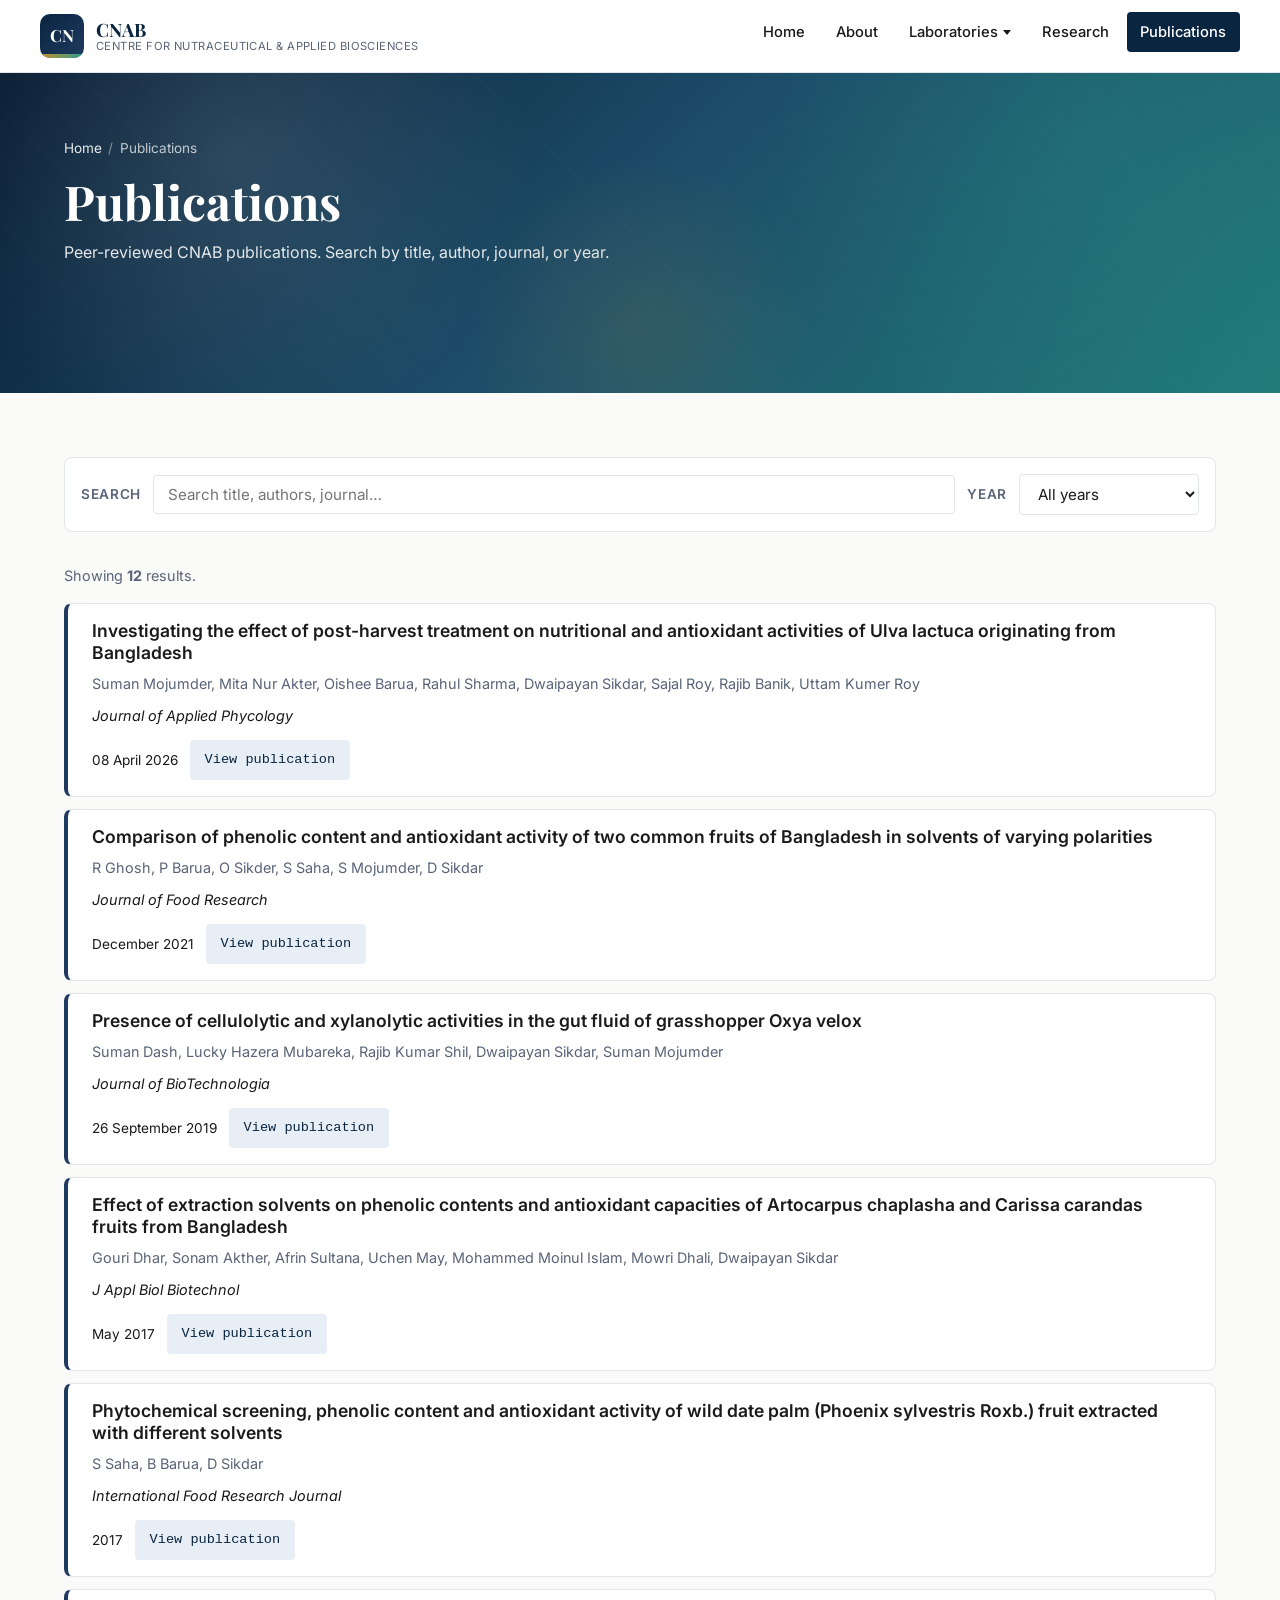
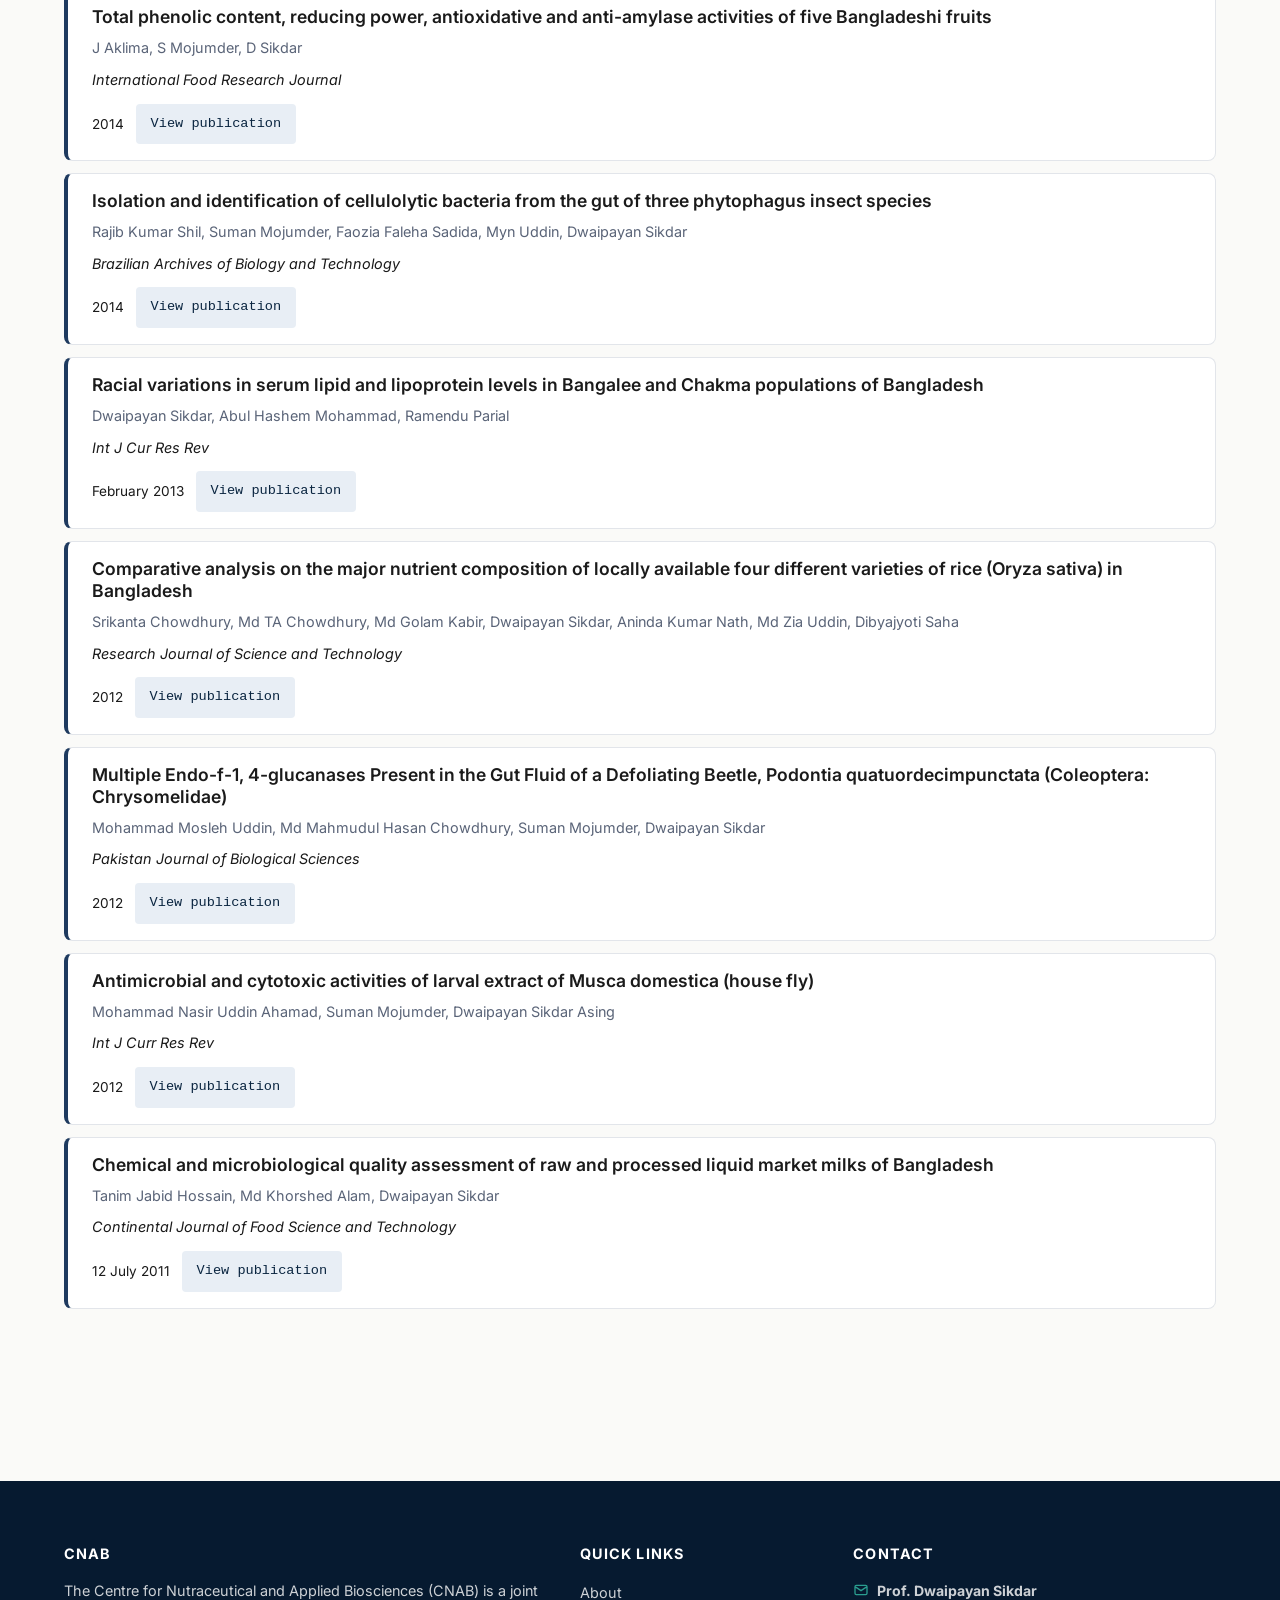
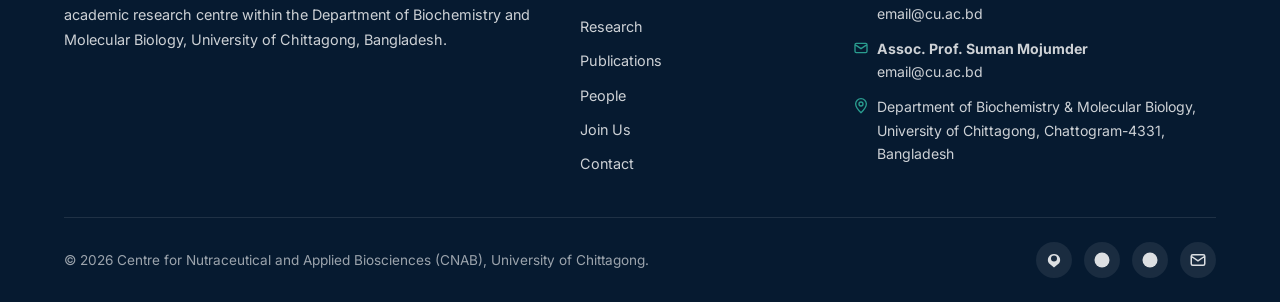
<file: publications.html>
<!DOCTYPE html>
<html lang="en">
<head>
  <meta charset="UTF-8" />
  <meta name="viewport" content="width=device-width, initial-scale=1.0" />
  <title>Publications — CNAB</title>
  <meta name="description" content="Peer-reviewed publications from CNAB researchers, searchable by title, author, journal, and year." />
  <meta property="og:title" content="Publications — CNAB" />
  <meta property="og:description" content="Search and filter publications from CNAB by title, author, journal, and year." />
  <meta property="og:type" content="website" />
  <link rel="preconnect" href="https://fonts.googleapis.com" />
  <link rel="preconnect" href="https://fonts.gstatic.com" crossorigin />
  <link href="https://fonts.googleapis.com/css2?family=Inter:wght@400;500;600;700&family=Playfair+Display:wght@600;700&display=swap" rel="stylesheet" />
  <link rel="stylesheet" href="./css/style.css" />
  <link rel="stylesheet" href="./css/responsive.css" />
</head>
<body class="publications-page">

  <header class="site-header" role="banner">
    <div class="container header-inner">
      <a href="./index.html" class="logo" aria-label="CNAB home"><span class="logo-mark" aria-hidden="true">CN</span><span class="logo-text"><strong>CNAB</strong><small>Centre for Nutraceutical &amp; Applied Biosciences</small></span></a>
      <button type="button" class="nav-toggle" aria-label="Toggle navigation" aria-expanded="false" aria-controls="primary-nav"><span></span><span></span><span></span></button>
      <nav class="primary-nav" id="primary-nav" aria-label="Primary">
        <ul class="nav-list">
          <li class="nav-item"><a href="./index.html">Home</a></li>
          <li class="nav-item"><a href="./about.html">About</a></li>
          <li class="nav-item has-dropdown">
            <button class="nav-link" aria-haspopup="true" aria-expanded="false">Laboratories</button>
            <ul class="dropdown" role="menu">
              <li><a href="./lab-food-nutraceutical.html" class="lab1" role="menuitem"><span class="dot"></span><span><strong>Food Science &amp; Nutraceutical</strong><small>Prof. Dwaipayan Sikdar</small></span></a></li>
              <li><a href="./lab-applied-biosciences.html" class="lab2" role="menuitem"><span class="dot"></span><span><strong>Applied Biosciences</strong><small>Assoc. Prof. Suman Mojumder</small></span></a></li>
            </ul>
          </li>
          <li class="nav-item"><a href="./research.html">Research</a></li>
          <li class="nav-item"><a href="./publications.html">Publications</a></li>
          <li class="nav-item"><a href="./people.html">People</a></li>
          <li class="nav-item"><a href="./facilities.html">Facilities</a></li>          <li class="nav-item"><a href="./gallery.html">Gallery</a></li>
          <li class="nav-item"><a href="./collaborations.html">Collaborations</a></li>
          <li class="nav-item"><a href="./join-us.html">Join Us</a></li>
          <li class="nav-item"><a href="./resources.html">Resources</a></li>
          <li class="nav-item"><a href="./contact.html">Contact</a></li>
        </ul>
      </nav>
      <div class="nav-backdrop" aria-hidden="true"></div>
    </div>
  </header>

  <main id="main">
    <section class="page-banner reveal" aria-labelledby="page-title" data-bg-url=" https://images.unsplash.com/photo-1570929057588-6952f7dd2305?q=80&w=1331&auto=format&fit=crop&ixlib=rb-4.1.0&ixid=M3wxMjA3fDB8MHxwaG90by1wYWdlfHx8fGVufDB8fHx8fA%3D%3D">
      <div class="container">
        <div class="breadcrumbs"><a href="./index.html">Home</a><span>/</span>Publications</div>
        <h1 id="page-title">Publications</h1>
        <p>Peer-reviewed CNAB publications. Search by title, author, journal, or year.</p>
      </div>
    </section>

    <section class="section reveal">
      <div class="container">

        <div class="filter-bar reveal" role="search">
          <label for="pub-search">Search</label>
          <input type="search" id="pub-search" placeholder="Search title, authors, journal…" aria-label="Search publications" />
          <label for="pub-year-filter">Year</label>
          <select id="pub-year-filter" aria-label="Filter by year">
            <option value="all">All years</option>
            <option value="2026">2026</option>
            <option value="2021">2021</option>
            <option value="2019">2019</option>
            <option value="2017">2017</option>
            <option value="2014">2014</option>
            <option value="2013">2013</option>
            <option value="2012">2012</option>
            <option value="2011">2011</option>
          </select>
        </div>

        <p style="color: var(--text-muted); font-size: 0.9rem; margin-bottom: var(--space-4);">Showing <strong id="pub-count">0</strong> results.</p>

        <ul class="pub-list" id="pub-list">
          <li class="pub-item reveal" data-year="2026" data-search="investigating the effect of post-harvest treatment on nutritional and antioxidant activities of ulva lactuca originating from bangladesh. suman mojumder, mita nur akter, oishee barua, rahul sharma, dwaipayan sikdar, sajal roy, rajib banik, uttam kumer roy. journal of applied phycology. 2026.">
            <h4>Investigating the effect of post-harvest treatment on nutritional and antioxidant activities of Ulva lactuca originating from Bangladesh</h4>
            <div class="pub-authors">Suman Mojumder, Mita Nur Akter, Oishee Barua, Rahul Sharma, Dwaipayan Sikdar, Sajal Roy, Rajib Banik, Uttam Kumer Roy</div>
            <div class="pub-journal">Journal of Applied Phycology</div>
            <div class="pub-meta">
              <span>08 April 2026</span>
              <a class="pub-link" href="https://link.springer.com/article/10.1007/s10811-026-03846-4" target="_blank" rel="noopener noreferrer">View publication</a>
            </div>
          </li>
          <li class="pub-item reveal" data-year="2021" data-search="comparison of phenolic content and antioxidant activity of two common fruits of bangladesh in solvents of varying polarities. r ghosh, p barua, o sikder, s saha, s mojumder, d sikdar. journal of food research. 2021.">
            <h4>Comparison of phenolic content and antioxidant activity of two common fruits of Bangladesh in solvents of varying polarities</h4>
            <div class="pub-authors">R Ghosh, P Barua, O Sikder, S Saha, S Mojumder, D Sikdar</div>
            <div class="pub-journal">Journal of Food Research</div>
            <div class="pub-meta">
              <span>December 2021</span>
              <a class="pub-link" href="https://www.researchgate.net/publication/356981629_Comparison_of_phenolic_content_and_antioxidant_activity_of_two_common_fruits_of_Bangladesh_in_solvents_of_varying_polarities" target="_blank" rel="noopener noreferrer">View publication</a>
            </div>
          </li>
          <li class="pub-item reveal" data-year="2019" data-search="presence of cellulolytic and xylanolytic activities in the gut fluid of grasshopper oxya velox. suman dash, lucky hazera mubareka, rajib kumar shil, dwaipayan sikdar, suman mojumder. journal of biotechnologia. 2019.">
            <h4>Presence of cellulolytic and xylanolytic activities in the gut fluid of grasshopper Oxya velox</h4>
            <div class="pub-authors">Suman Dash, Lucky Hazera Mubareka, Rajib Kumar Shil, Dwaipayan Sikdar, Suman Mojumder</div>
            <div class="pub-journal">Journal of BioTechnologia</div>
            <div class="pub-meta">
              <span>26 September 2019</span>
              <a class="pub-link" href="https://www.biotechnologia-journal.org/Presence-of-cellulolytic-and-xylanolytic-activities-in-the-gut-fluid-of-grasshopper,104621,0,2.html" target="_blank" rel="noopener noreferrer">View publication</a>
            </div>
          </li>
          <li class="pub-item reveal" data-year="2017" data-search="effect of extraction solvents on phenolic contents and antioxidant capacities of artocarpus chaplasha and carissa carandas fruits from bangladesh. gouri dhar, sonam akther, afrin sultana, uchen may, mohammed moinul islam, mowri dhali, dwaipayan sikdar. j appl biol biotechnol. 2017.">
            <h4>Effect of extraction solvents on phenolic contents and antioxidant capacities of Artocarpus chaplasha and Carissa carandas fruits from Bangladesh</h4>
            <div class="pub-authors">Gouri Dhar, Sonam Akther, Afrin Sultana, Uchen May, Mohammed Moinul Islam, Mowri Dhali, Dwaipayan Sikdar</div>
            <div class="pub-journal">J Appl Biol Biotechnol</div>
            <div class="pub-meta">
              <span>May 2017</span>
              <a class="pub-link" href="https://pdfs.semanticscholar.org/6f0d/1f528ee985c191419a6ad7fd8bc0dec88c0e.pdf" target="_blank" rel="noopener noreferrer">View publication</a>
            </div>
          </li>
          <li class="pub-item reveal" data-year="2017" data-search="phytochemical screening, phenolic content and antioxidant activity of wild date palm phoenix sylvestris roxb. fruit extracted with different solvents. s saha, b barua, d sikdar. international food research journal. 2017.">
            <h4>Phytochemical screening, phenolic content and antioxidant activity of wild date palm (Phoenix sylvestris Roxb.) fruit extracted with different solvents</h4>
            <div class="pub-authors">S Saha, B Barua, D Sikdar</div>
            <div class="pub-journal">International Food Research Journal</div>
            <div class="pub-meta">
              <span>2017</span>
              <a class="pub-link" href="https://www.researchgate.net/profile/Dwaipayan-Sikdar/publication/322254798_Phytochemical_screening_phenolic_content_and_antioxidant_activity_of_wild_date_palm_Phoenix_sylvestris_Roxb_fruit_extracted_with_different_solvents/links/5a5654bfaca272bb6963e925/Phytochemical-screening-phenolic-content-and-antioxidant-activity-of-wild-date-palm-Phoenix-sylvestris-Roxb-fruit-extracted-with-different-solvents.pdf" target="_blank" rel="noopener noreferrer">View publication</a>
            </div>
          </li>
          <li class="pub-item reveal" data-year="2014" data-search="total phenolic content, reducing power, antioxidative and anti-amylase activities of five bangladeshi fruits. j aklima, s mojumder, d sikdar. international food research journal. 2014.">
            <h4>Total phenolic content, reducing power, antioxidative and anti-amylase activities of five Bangladeshi fruits</h4>
            <div class="pub-authors">J Aklima, S Mojumder, D Sikdar</div>
            <div class="pub-journal">International Food Research Journal</div>
            <div class="pub-meta">
              <span>2014</span>
              <a class="pub-link" href="http://www.ifrj.upm.edu.my/21%20(01)%202014/16%20IFRJ%2021%20(01)%202014%20Sikdar%20440.pdf" target="_blank" rel="noopener noreferrer">View publication</a>
            </div>
          </li>
          <li class="pub-item reveal" data-year="2014" data-search="isolation and identification of cellulolytic bacteria from the gut of three phytophagus insect species. rajib kumar shil, suman mojumder, faozia faleha sadida, myn uddin, dwaipayan sikdar. brazilian archives of biology and technology. 2014.">
            <h4>Isolation and identification of cellulolytic bacteria from the gut of three phytophagus insect species</h4>
            <div class="pub-authors">Rajib Kumar Shil, Suman Mojumder, Faozia Faleha Sadida, Myn Uddin, Dwaipayan Sikdar</div>
            <div class="pub-journal">Brazilian Archives of Biology and Technology</div>
            <div class="pub-meta">
              <span>2014</span>
              <a class="pub-link" href="https://www.scielo.br/j/babt/a/yhtgn5SxcFqT5zTkLxXpK3c/?format=html&lang=en" target="_blank" rel="noopener noreferrer">View publication</a>
            </div>
          </li>
          <li class="pub-item reveal" data-year="2013" data-search="racial variations in serum lipid and lipoprotein levels in bangalee and chakma populations of bangladesh. dwaipayan sikdar, abul hashem mohammad, ramendu parial. int j cur res rev. 2013.">
            <h4>Racial variations in serum lipid and lipoprotein levels in Bangalee and Chakma populations of Bangladesh</h4>
            <div class="pub-authors">Dwaipayan Sikdar, Abul Hashem Mohammad, Ramendu Parial</div>
            <div class="pub-journal">Int J Cur Res Rev</div>
            <div class="pub-meta">
              <span>February 2013</span>
              <a class="pub-link" href="https://d1wqtxts1xzle7.cloudfront.net/35179953/paper3-libre.pdf?1413629779=&response-content-disposition=inline%3B+filename%3DRACIAL_VARIATIONS_IN_SERUM_LIPID_AND_LIP.pdf&Expires=1783956325&Signature=ZdQhE-~0kIvbh1VHrvf5DIwItLH4JMV15xlu5KQk8mq4LiAfd-9MQNR9~BycxvUDHBdiHk6vCxh2TDSxQMwqZRN817IgSyLXOTMiaqH8iSp~g1H1Czs3t6C-iw3W5DruD2M6TzwRKe~rbks34htbAelZZAER9CTBvlNCutk0~xrODXieifCsfeC~P2S0ZKeZau3804zbGALHrLvrJNx4I20Hl2Jl3rLMRFaHSbXXm1eF~J0WrQ4uRn~~uD5mRTSVo4zhTtiLHyc3gAEwminqW3eCrtstU9UBHns~86cwqcSjdt0REBTELQUHBcaHuRRZnuNvCVJc870fAYj8m9zxfg__&Key-Pair-Id=APKAJLOHF5GGSLRBV4ZA" target="_blank" rel="noopener noreferrer">View publication</a>
            </div>
          </li>
          <li class="pub-item reveal" data-year="2012" data-search="comparative analysis on the major nutrient composition of locally available four different varieties of rice oryza sativa in bangladesh. srikanta chowdhury, md ta chowdhury, md golam kabir, dwaipayan sikdar, aninda kumar nath, md zia uddin, dibyajyoti saha. research journal of science and technology. 2012.">
            <h4>Comparative analysis on the major nutrient composition of locally available four different varieties of rice (Oryza sativa) in Bangladesh</h4>
            <div class="pub-authors">Srikanta Chowdhury, Md TA Chowdhury, Md Golam Kabir, Dwaipayan Sikdar, Aninda Kumar Nath, Md Zia Uddin, Dibyajyoti Saha</div>
            <div class="pub-journal">Research Journal of Science and Technology</div>
            <div class="pub-meta">
              <span>2012</span>
              <a class="pub-link" href="https://www.proquest.com/openview/451cc9f11cca8c81284ce3d95580c45c/1?pq-origsite=gscholar&cbl=1096439" target="_blank" rel="noopener noreferrer">View publication</a>
            </div>
          </li>
          <li class="pub-item reveal" data-year="2012" data-search="multiple endo-f-1, 4-glucanases present in the gut fluid of a defoliating beetle podontia quatuordecimpunctata coleoptera chrysomelidae. mohammad mosleh uddin, md mahmudul hasan chowdhury, suman mojumder, dwaipayan sikdar. pakistan journal of biological sciences. 2012.">
            <h4>Multiple Endo-f-1, 4-glucanases Present in the Gut Fluid of a Defoliating Beetle, Podontia quatuordecimpunctata (Coleoptera: Chrysomelidae)</h4>
            <div class="pub-authors">Mohammad Mosleh Uddin, Md Mahmudul Hasan Chowdhury, Suman Mojumder, Dwaipayan Sikdar</div>
            <div class="pub-journal">Pakistan Journal of Biological Sciences</div>
            <div class="pub-meta">
              <span>2012</span>
              <a class="pub-link" href="https://www.researchgate.net/profile/Dwaipayan-Sikdar/publication/258114471_Multiple_Endo-b-14-glucanases_Present_in_the_Gut_Fluid_of_a_Defoliating_Beetle_Podontia_quatuordecimpunctata_Coleoptera_Chrysomelidae/links/5955e410a6fdcc2569d69d46/Multiple-Endo-b-1-4-glucanases-Present-in-the-Gut-Fluid-of-a-Defoliating-Beetle-Podontia-quatuordecimpunctata-Coleoptera-Chrysomelidae.pdf" target="_blank" rel="noopener noreferrer">View publication</a>
            </div>
          </li>
          <li class="pub-item reveal" data-year="2012" data-search="antimicrobial and cytotoxic activities of larval extract of musca domestica house fly. mohammad nasir uddin ahamad, suman mojumder, dwaipayan sikdar asing. int j curr res rev. 2012.">
            <h4>Antimicrobial and cytotoxic activities of larval extract of Musca domestica (house fly)</h4>
            <div class="pub-authors">Mohammad Nasir Uddin Ahamad, Suman Mojumder, Dwaipayan Sikdar Asing</div>
            <div class="pub-journal">Int J Curr Res Rev</div>
            <div class="pub-meta">
              <span>2012</span>
              <a class="pub-link" href="https://d1wqtxts1xzle7.cloudfront.net/53617628/Antimicrobial_and_cytotoxic_activities_o20170621-25252-4qx11l-libre.pdf?1498093515=&response-content-disposition=inline%3B+filename%3DAntimicrobial_and_cytotoxic_activities_o.pdf&Expires=1783956645&Signature=fmu4SNyEHAI7ad7VSJwrmBkCkIMlvFEOg5y594muyHyPe6MpXDgGsOJ16ZbZGHi~oT0a2otmnMf2fWa8yjy0Rf9YTpj6nHQYlv24lergalZVMe1GCH4iuLaFOKvUFzhFo9vCmRKBweVHCPKi48DcopCSs9b8D6OZW48S0bOJ~TbKjM3qdFpjSyx2ecAiCOIYmcJ1fZpusiynYdcrQ1b077-tLdn7fBtF~4LfqFiY6wngPk2L7~8I62liSjHjDxezf2hD~dm6t3Jh8f3jBFmQcwokAz9-MEdhExX9dSDmOL0Jr92P6UM6wD~dNfvddtrlRU8xQh-BPA~mmfxfgwopgA__&Key-Pair-Id=APKAJLOHF5GGSLRBV4ZA" target="_blank" rel="noopener noreferrer">View publication</a>
            </div>
          </li>
          <li class="pub-item" data-year="2011" data-search="chemical and microbiological quality assessment of raw and processed liquid market milks of bangladesh. tanim jabid hossain, md khorshed alam, dwaipayan sikdar. continental journal of food science and technology. 2011.">
            <h4>Chemical and microbiological quality assessment of raw and processed liquid market milks of Bangladesh</h4>
            <div class="pub-authors">Tanim Jabid Hossain, Md Khorshed Alam, Dwaipayan Sikdar</div>
            <div class="pub-journal">Continental Journal of Food Science and Technology</div>
            <div class="pub-meta">
              <span>12 July 2011</span>
              <a class="pub-link" href="https://papers.ssrn.com/sol3/papers.cfm?abstract_id=3944219" target="_blank" rel="noopener noreferrer">View publication</a>
            </div>
          </li>
        </ul>

        <div id="pub-empty" class="empty-state" style="display:none;">No publications match your filters.</div>

      </div>
    </section>
  </main>

  <footer class="site-footer" role="contentinfo">
    <div class="container">
      <div class="footer-grid">
        <div><h4>CNAB</h4><p>The Centre for Nutraceutical and Applied Biosciences (CNAB) is a joint academic research centre within the Department of Biochemistry and Molecular Biology, University of Chittagong, Bangladesh.</p></div>
        <div><h4>Quick Links</h4><ul class="footer-links"><li><a href="./about.html">About</a></li><li><a href="./research.html">Research</a></li><li><a href="./publications.html">Publications</a></li><li><a href="./people.html">People</a></li><li><a href="./join-us.html">Join Us</a></li><li><a href="./contact.html">Contact</a></li></ul></div>
        <div><h4>Contact</h4><ul class="footer-links footer-contact">
          <li><svg width="16" height="16" viewBox="0 0 24 24" fill="none" stroke="currentColor" stroke-width="2" aria-hidden="true"><path d="M3 7l9 6 9-6M5 19h14a2 2 0 002-2V7a2 2 0 00-2-2H5a2 2 0 00-2 2v10a2 2 0 002 2z"/></svg><span><strong>Prof. Dwaipayan Sikdar</strong><br/>email@cu.ac.bd</span></li>
          <li><svg width="16" height="16" viewBox="0 0 24 24" fill="none" stroke="currentColor" stroke-width="2" aria-hidden="true"><path d="M3 7l9 6 9-6M5 19h14a2 2 0 002-2V7a2 2 0 00-2-2H5a2 2 0 00-2 2v10a2 2 0 002 2z"/></svg><span><strong>Assoc. Prof. Suman Mojumder</strong><br/>email@cu.ac.bd</span></li>
          <li><svg width="16" height="16" viewBox="0 0 24 24" fill="none" stroke="currentColor" stroke-width="2" aria-hidden="true"><path d="M12 22s-8-7.58-8-13a8 8 0 1116 0c0 5.42-8 13-8 13z"/><circle cx="12" cy="9" r="3"/></svg><span>Department of Biochemistry &amp; Molecular Biology, University of Chittagong, Chattogram-4331, Bangladesh</span></li>
        </ul></div>
      </div>
      <div class="footer-bottom">
        <div>© <span id="current-year"></span> Centre for Nutraceutical and Applied Biosciences (CNAB), University of Chittagong.</div>
        <div class="social-links" aria-label="Social and academic links">
          <a href="#" aria-label="Google Scholar"><svg width="18" height="18" viewBox="0 0 24 24" fill="currentColor" aria-hidden="true"><path d="M5.2 16.4A8 8 0 0112 4a8 8 0 016.8 12.4L12 22l-6.8-5.6zM12 6a4 4 0 100 8 4 4 0 000-8z"/></svg></a>
          <a href="#" aria-label="ResearchGate"><svg width="18" height="18" viewBox="0 0 24 24" fill="currentColor" aria-hidden="true"><circle cx="12" cy="12" r="10"/></svg></a>
          <a href="#" aria-label="ORCID"><svg width="18" height="18" viewBox="0 0 24 24" fill="currentColor" aria-hidden="true"><circle cx="12" cy="12" r="10"/></svg></a>
          <a href="#" aria-label="Email"><svg width="18" height="18" viewBox="0 0 24 24" fill="none" stroke="currentColor" stroke-width="2" aria-hidden="true"><path d="M3 7l9 6 9-6M5 19h14a2 2 0 002-2V7a2 2 0 00-2-2H5a2 2 0 00-2 2v10a2 2 0 002 2z"/></svg></a>
        </div>
      </div>
    </div>
  </footer>

  <script src="./js/main.js"></script>
  <script src="./js/publications-filter.js"></script>
</body>
</html>
</file>
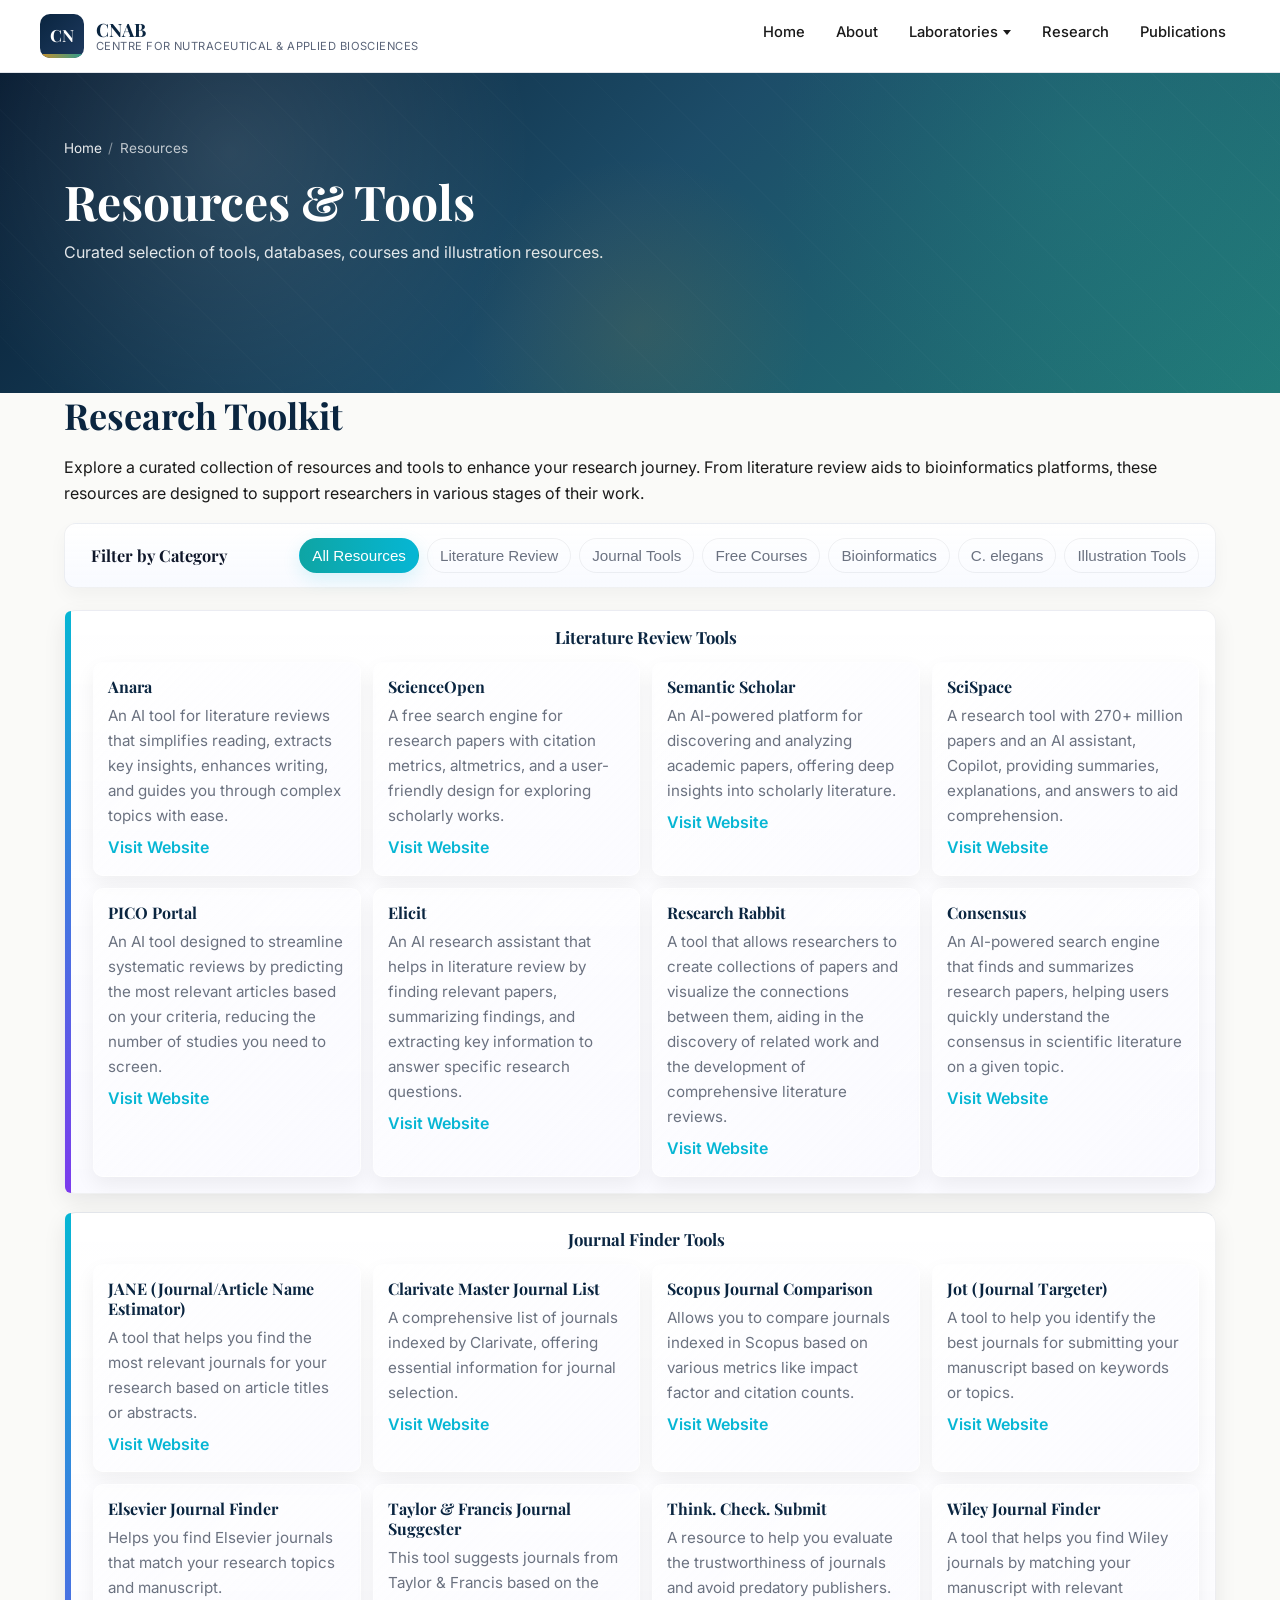
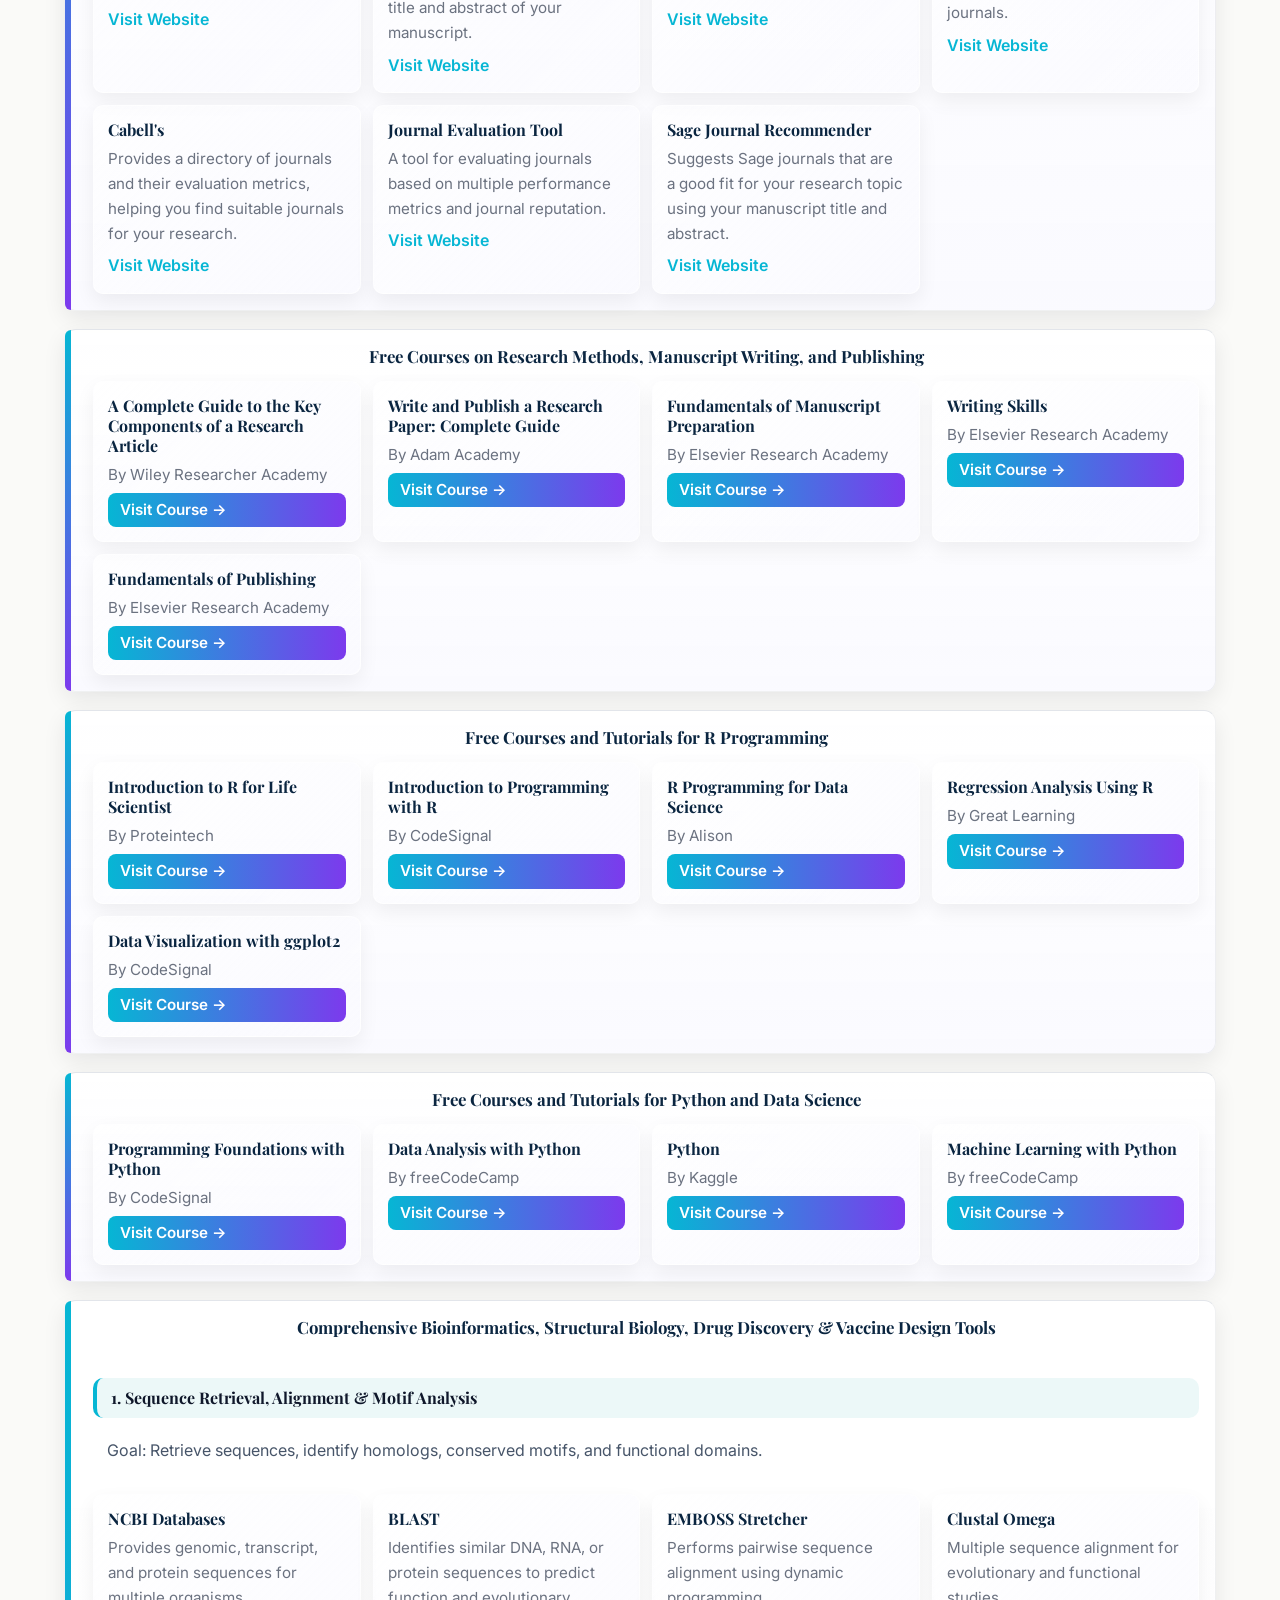
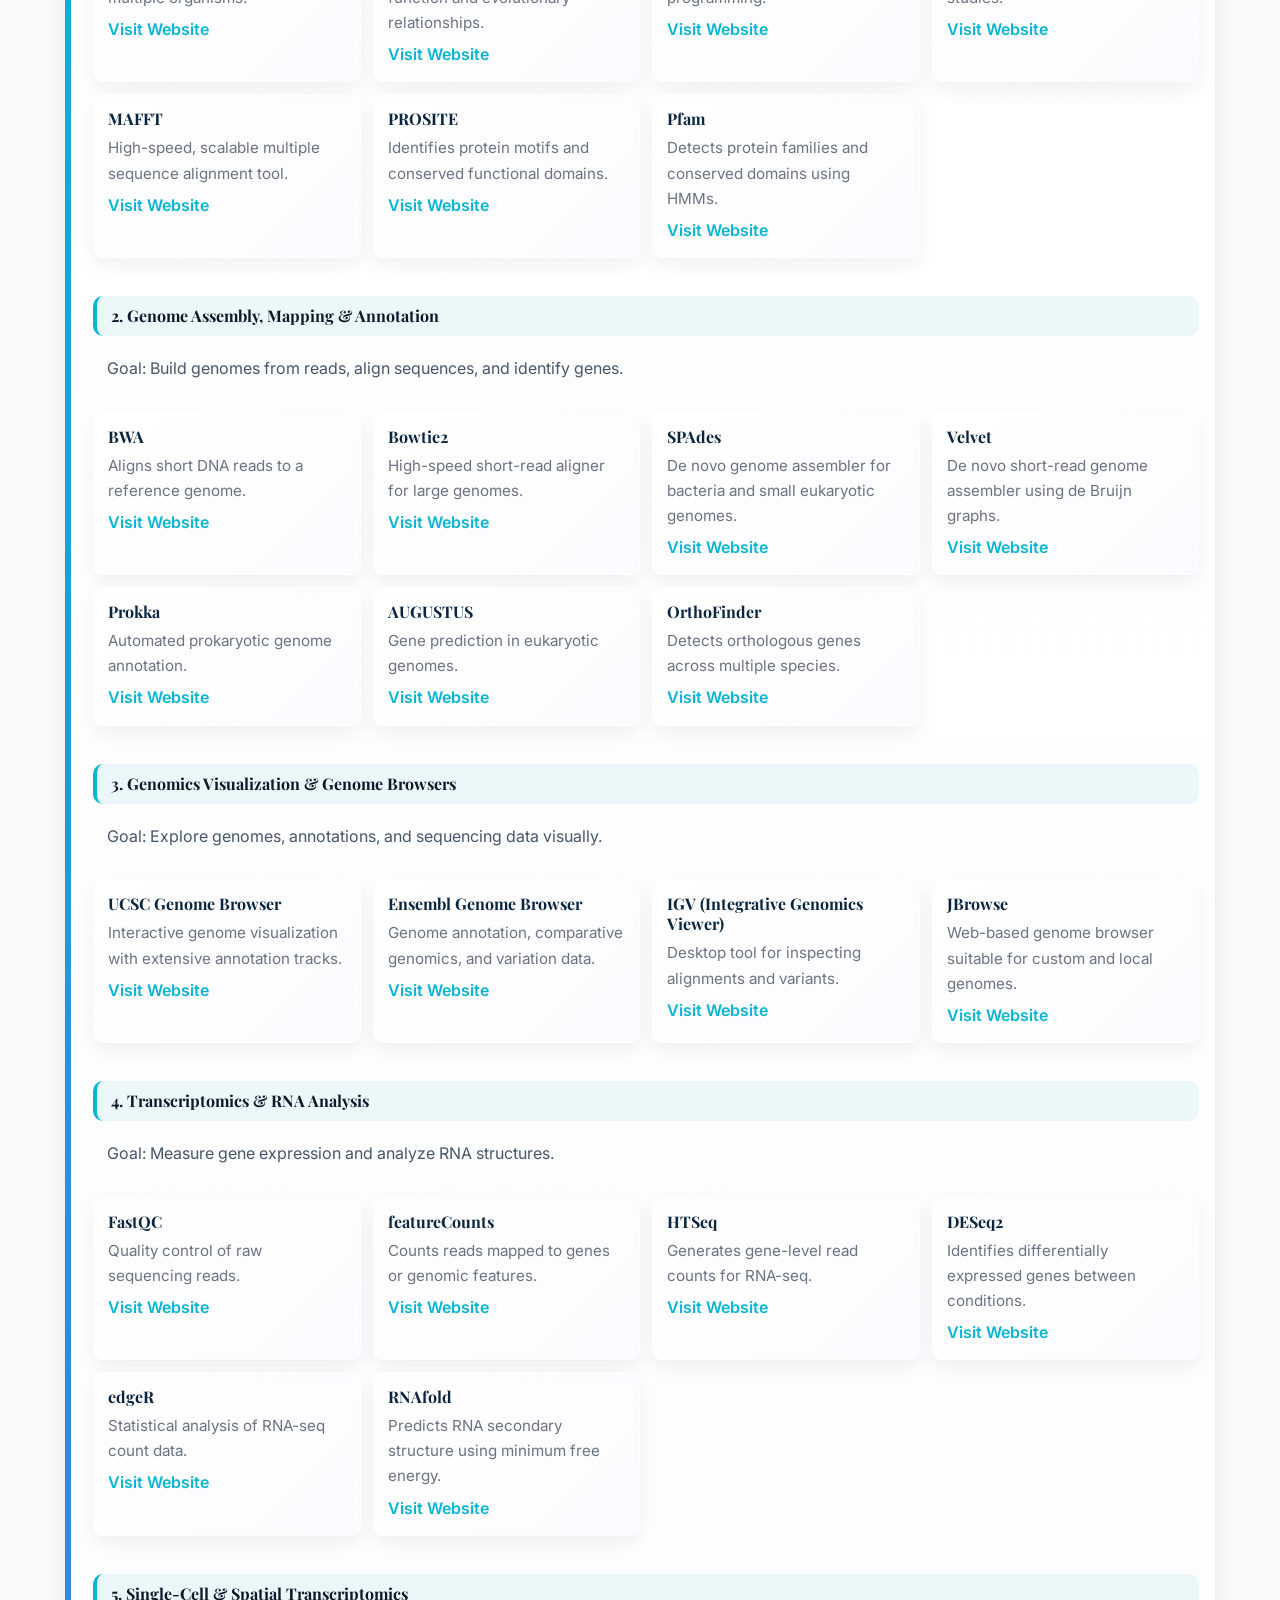
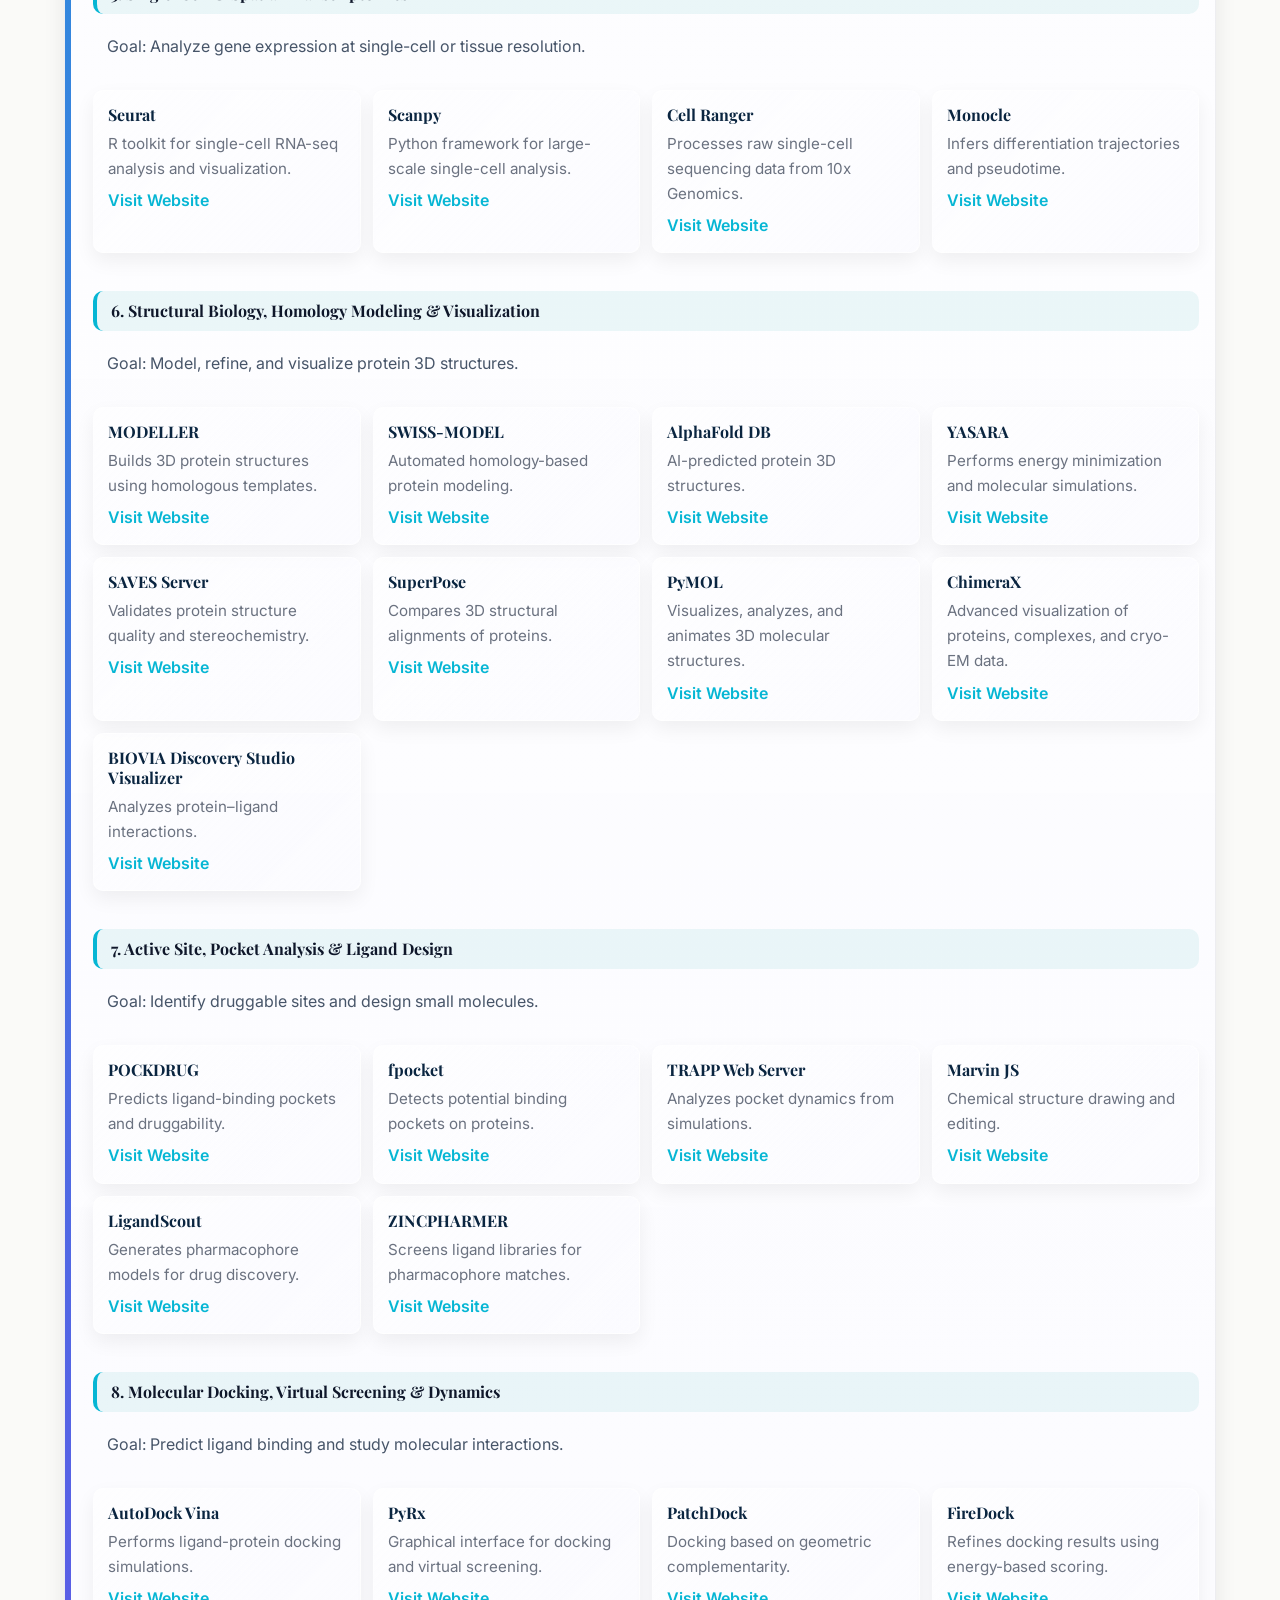
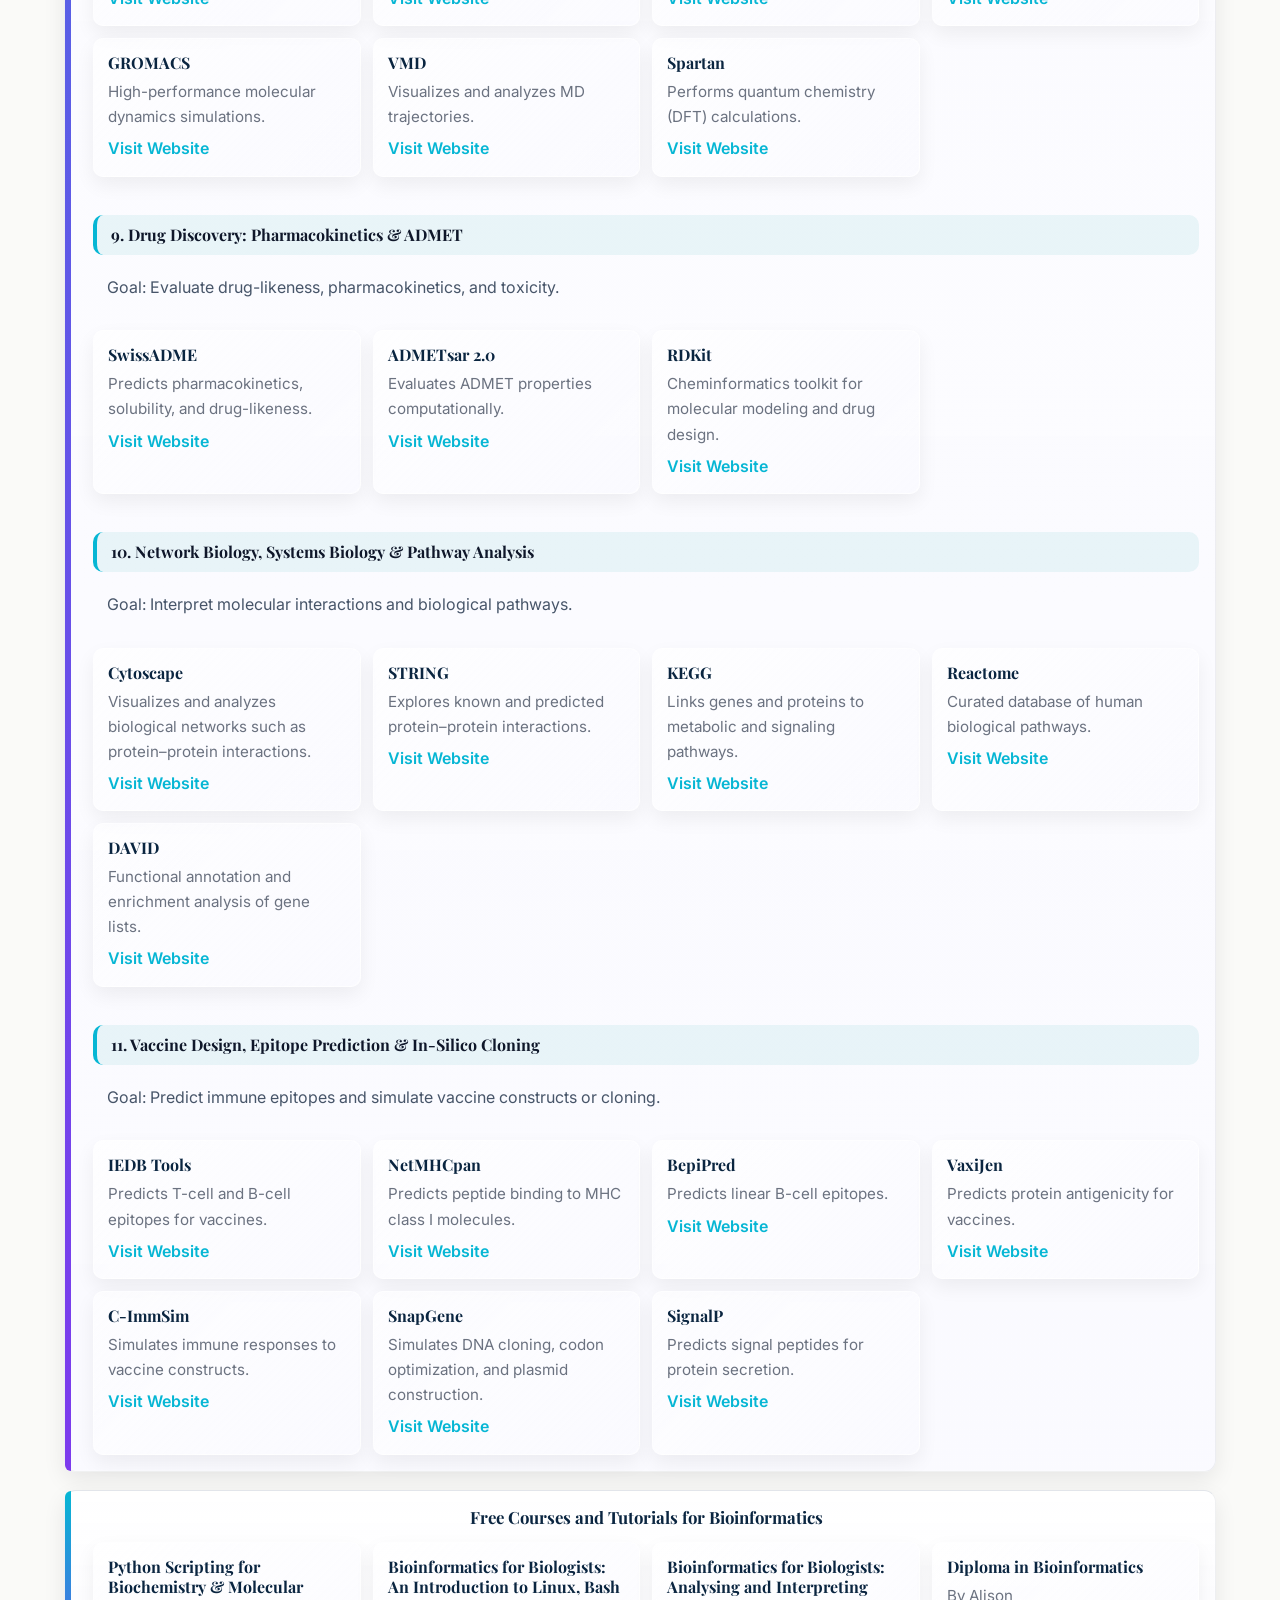
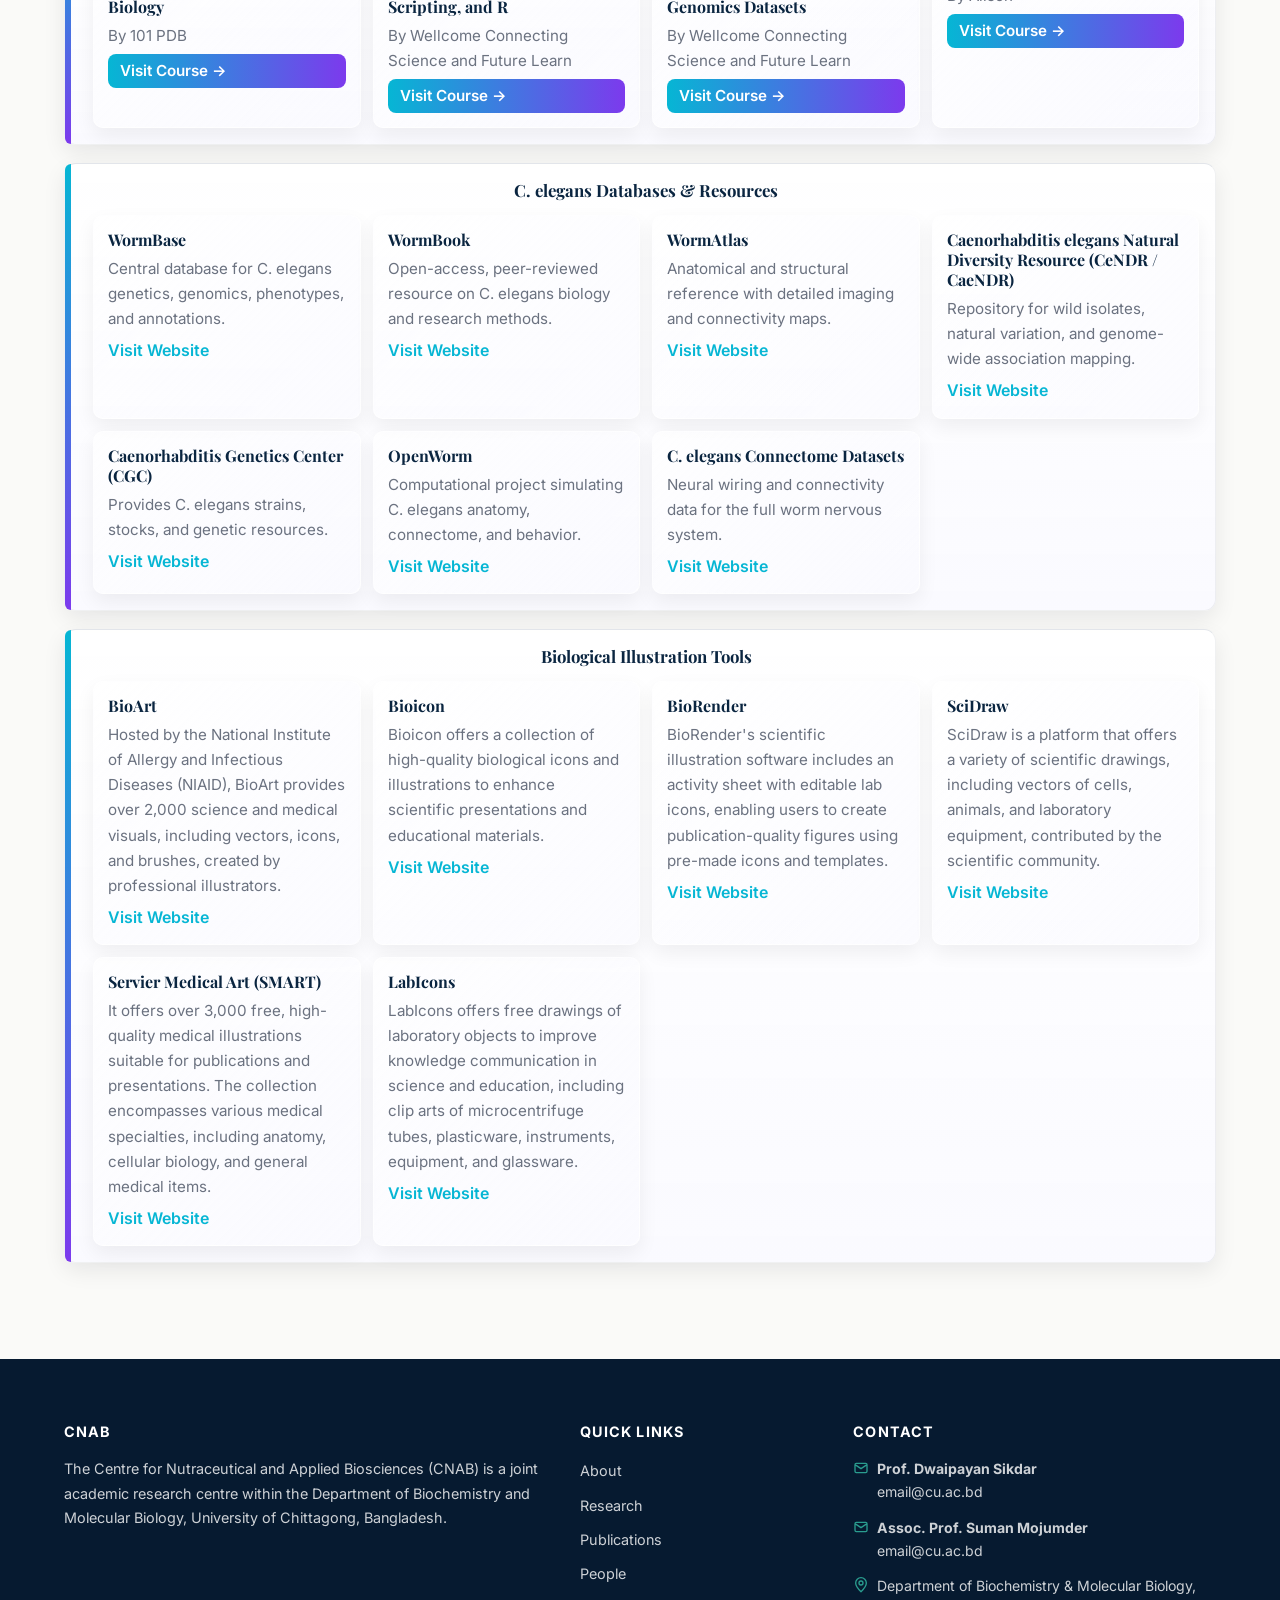
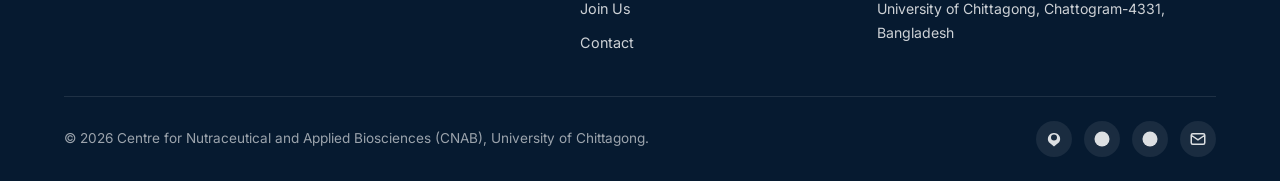
<file: resources.html>
<!DOCTYPE html>
<html lang="en">
<head>
  <meta charset="UTF-8" />
  <meta name="viewport" content="width=device-width, initial-scale=1.0" />
  <title>Resources — CNAB</title>
  <meta name="description" content="Curated resources and tools for research" />
  <link rel="preconnect" href="https://fonts.googleapis.com" />
  <link rel="preconnect" href="https://fonts.gstatic.com" crossorigin />
  <link href="https://fonts.googleapis.com/css2?family=Inter:wght@400;500;600;700&family=Playfair+Display:wght@600;700&display=swap" rel="stylesheet" />
  <link rel="stylesheet" href="./css/style.css" />
  <link rel="stylesheet" href="./css/responsive.css" />
    <link rel="stylesheet" href="./css/resources.css" />
</head>
<body class="resources-page">

  <!-- ============ HEADER ============ -->
  <header class="site-header" role="banner">
    <div class="container header-inner">
      <a href="./index.html" class="logo" aria-label="CNAB home">
        <span class="logo-mark" aria-hidden="true">CN</span>
        <span class="logo-text"><strong>CNAB</strong><small>Centre for Nutraceutical &amp; Applied Biosciences</small></span>
      </a>

      <button class="nav-toggle" aria-label="Toggle navigation" aria-expanded="false" aria-controls="primary-nav">
        <span></span><span></span><span></span>
      </button>

      <nav class="primary-nav" id="primary-nav" aria-label="Primary">
        <ul class="nav-list">
          <li class="nav-item"><a href="./index.html">Home</a></li>
          <li class="nav-item"><a href="./about.html">About</a></li>
          <li class="nav-item has-dropdown">
            <button class="nav-link" aria-haspopup="true" aria-expanded="false">Laboratories</button>
            <ul class="dropdown" role="menu">
              <li><a href="./lab-food-nutraceutical.html" class="lab1" role="menuitem"><span class="dot"></span><span><strong>Food Science &amp; Nutraceutical</strong><small>Prof. Dwaipayan Sikdar</small></span></a></li>
              <li><a href="./lab-applied-biosciences.html" class="lab2" role="menuitem"><span class="dot"></span><span><strong>Applied Biosciences</strong><small>Assoc. Prof. Suman Mojumder</small></span></a></li>
            </ul>
          </li>
          <li class="nav-item"><a href="./research.html">Research</a></li>
          <li class="nav-item"><a href="./publications.html">Publications</a></li>
          <li class="nav-item"><a href="./people.html">People</a></li>
          <li class="nav-item"><a href="./facilities.html">Facilities</a></li>
          <li class="nav-item"><a href="./gallery.html">Gallery</a></li>
          <li class="nav-item"><a href="./collaborations.html">Collaborations</a></li>
          <li class="nav-item"><a href="./join-us.html">Join Us</a></li>
          <li class="nav-item"><a href="./resources.html">Resources</a></li>
          <li class="nav-item"><a href="./contact.html">Contact</a></li>
        </ul>
      </nav>
      <div class="nav-backdrop" aria-hidden="true"></div>
    </div>
  </header>

  <main id="main">

    <section class="page-banner" aria-labelledby="page-title" data-bg-url="https://images.unsplash.com/photo-1532012197267-da84d127e765?q=80&w=1974&auto=format&fit=crop&ixlib=rb-4.1.0&ixid=M3wxMjA3fDB8MHxwaG90by1wYWdlfHx8fGVufDB8fHx8fA%3D%3D">
      <div class="container">
        <div class="breadcrumbs"><a href="./index.html">Home</a><span>/</span>Resources</div>
        <h1 id="page-title">Resources &amp; Tools</h1>
        <p>Curated selection of tools, databases, courses and illustration resources.</p>
      </div>
    </section>

    <!-- Resources Content -->
    <section class="resources-content">
      <div class="container">
        <div class="resources-intro">
          <h2><i class="fas fa-toolbox"></i> Research Toolkit</h2>
            <p>Explore a curated collection of resources and tools to enhance your research journey. From literature review aids to bioinformatics platforms, these resources are designed to support researchers in various stages of their work.</p>
        <div class="protocol-categories">
          <h3><i class="fas fa-filter"></i> Filter by Category</h3>
          <div class="category-filters">
            <button class="category-btn active" data-category="all">All Resources</button>
            <button class="category-btn" data-category="literature">Literature Review</button>
            <button class="category-btn" data-category="journals">Journal Tools</button>
            <button class="category-btn" data-category="courses">Free Courses</button>
            <button class="category-btn" data-category="bioinformatics">Bioinformatics</button>
            <button class="category-btn" data-category="c-elegans">C. elegans</button>
            <button class="category-btn" data-category="illustrations">Illustration Tools</button>
          </div>
        </div>

        <div class="resources-list">
        
                <!-- Literature Review Tools -->
                <section class="section resource-group literature" aria-labelledby="literature-title">
                    <h3 id="literature-title"><i class="fas fa-book-reader"></i> Literature Review Tools <i class="fas fa-chevron-up"></i></h3>
                    <div class="resource-details">
                        <div class="tool-item">
                            <h4>Anara</h4>
                            <p>An AI tool for literature reviews that simplifies reading, extracts key insights, enhances writing, and guides you through complex topics with ease.</p>
                            <a href="https://anara.com/" class="resource-link" target="_blank">Visit Website</a>
                        </div>
                        <div class="tool-item">
                            <h4>ScienceOpen</h4>
                            <p>A free search engine for research papers with citation metrics, altmetrics, and a user-friendly design for exploring scholarly works.</p>
                            <a href="https://www.scienceopen.com/" class="resource-link" target="_blank">Visit Website</a>
                        </div>
                        <div class="tool-item">
                            <h4>Semantic Scholar</h4>
                            <p>An AI-powered platform for discovering and analyzing academic papers, offering deep insights into scholarly literature.</p>
                            <a href="https://www.semanticscholar.org/" class="resource-link" target="_blank">Visit Website</a>
                        </div>
                        <div class="tool-item">
                            <h4>SciSpace</h4>
                            <p>A research tool with 270+ million papers and an AI assistant, Copilot, providing summaries, explanations, and answers to aid comprehension.</p>
                            <a href="https://typeset.io/" class="resource-link" target="_blank">Visit Website</a>
                        </div>
                        <div class="tool-item">
                            <h4>PICO Portal</h4>
                            <p>An AI tool designed to streamline systematic reviews by predicting the most relevant articles based on your criteria, reducing the number of studies you need to screen.</p>
                            <a href="https://picoportal.org/" class="resource-link" target="_blank">Visit Website</a>
                        </div>
                        <div class="tool-item">
                            <h4>Elicit</h4>
                            <p>An AI research assistant that helps in literature review by finding relevant papers, summarizing findings, and extracting key information to answer specific research questions.</p>
                            <a href="https://elicit.org/" class="resource-link" target="_blank">Visit Website</a>
                        </div>
                        <div class="tool-item">
                            <h4>Research Rabbit</h4>
                            <p>A tool that allows researchers to create collections of papers and visualize the connections between them, aiding in the discovery of related work and the development of comprehensive literature reviews.</p>
                            <a href="https://www.researchrabbit.ai/" class="resource-link" target="_blank">Visit Website</a>
                        </div>
                        <div class="tool-item">
                            <h4>Consensus</h4>
                            <p>An AI-powered search engine that finds and summarizes research papers, helping users quickly understand the consensus in scientific literature on a given topic.</p>
                            <a href="https://consensus.app/" class="resource-link" target="_blank">Visit Website</a>
                        </div>
                    </div>
                </section>

                <!-- Journal Tools -->
                <section class="section resource-group journals" aria-labelledby="journals-title">
                    <h3 id="journals-title"><i class="fas fa-newspaper"></i> Journal Finder Tools <i class="fas fa-chevron-up"></i></h3>
                    <div class="resource-details">
                        <div class="tool-item">
                            <h4>JANE (Journal/Article Name Estimator)</h4>
                            <p>A tool that helps you find the most relevant journals for your research based on article titles or abstracts.</p>
                            <a href="https://jane.biosemantics.org/" class="resource-link" target="_blank">Visit Website</a>
                        </div>
                        <div class="tool-item">
                            <h4>Clarivate Master Journal List</h4>
                            <p>A comprehensive list of journals indexed by Clarivate, offering essential information for journal selection.</p>
                            <a href="https://mjl.clarivate.com/" class="resource-link" target="_blank">Visit Website</a>
                        </div>
                        <div class="tool-item">
                            <h4>Scopus Journal Comparison</h4>
                            <p>Allows you to compare journals indexed in Scopus based on various metrics like impact factor and citation counts.</p>
                            <a href="https://www.scopus.com/sources.uri" class="resource-link" target="_blank">Visit Website</a>
                        </div>
                        <div class="tool-item">
                            <h4>Jot (Journal Targeter)</h4>
                            <p>A tool to help you identify the best journals for submitting your manuscript based on keywords or topics.</p>
                            <a href="https://jot.publichealth.yale.edu/" class="resource-link" target="_blank">Visit Website</a>
                        </div>
                        <div class="tool-item">
                            <h4>Elsevier Journal Finder</h4>
                            <p>Helps you find Elsevier journals that match your research topics and manuscript.</p>
                            <a href="https://journalfinder.elsevier.com/" class="resource-link" target="_blank">Visit Website</a>
                        </div>
                        <div class="tool-item">
                            <h4>Taylor & Francis Journal Suggester</h4>
                            <p>This tool suggests journals from Taylor & Francis based on the title and abstract of your manuscript.</p>
                            <a href="https://authorservices.taylorandfrancis.com/" class="resource-link" target="_blank">Visit Website</a>
                        </div>
                        <div class="tool-item">
                            <h4>Think. Check. Submit</h4>
                            <p>A resource to help you evaluate the trustworthiness of journals and avoid predatory publishers.</p>
                            <a href="https://thinkchecksubmit.org/" class="resource-link" target="_blank">Visit Website</a>
                        </div>
                        <div class="tool-item">
                            <h4>Wiley Journal Finder</h4>
                            <p>A tool that helps you find Wiley journals by matching your manuscript with relevant journals.</p>
                            <a href="https://journalfinder.wiley.com/" class="resource-link" target="_blank">Visit Website</a>
                        </div>
                        <div class="tool-item">
                            <h4>Cabell's</h4>
                            <p>Provides a directory of journals and their evaluation metrics, helping you find suitable journals for your research.</p>
                            <a href="https://www.cabells.com/" class="resource-link" target="_blank">Visit Website</a>
                        </div>
                        <div class="tool-item">
                            <h4>Journal Evaluation Tool</h4>
                            <p>A tool for evaluating journals based on multiple performance metrics and journal reputation.</p>
                            <a href="https://instr.iastate.libguides.com/journaleval" class="resource-link" target="_blank">Visit Website</a>
                        </div>
                        <div class="tool-item">
                            <h4>Sage Journal Recommender</h4>
                            <p>Suggests Sage journals that are a good fit for your research topic using your manuscript title and abstract.</p>
                            <a href="https://journals.sagepub.com/" class="resource-link" target="_blank">Visit Website</a>
                        </div>
                    </div>
                </section>

                <!-- Free Courses -->
                <section class="section resource-group courses" aria-labelledby="courses-title">
                    <h3 id="courses-title"><i class="fas fa-graduation-cap"></i> Free Courses on Research Methods, Manuscript Writing, and Publishing <i class="fas fa-chevron-up"></i></h3>
                    <div class="resource-details">
                        <div class="tool-item">
                            <h4>A Complete Guide to the Key Components of a Research Article</h4>
                            <p class="provider">By Wiley Researcher Academy</p>
                            <a href="https://www.wileyresearcheracademy.com/l/pdp/a-complete-guide-to-the-key-components-of-a-research-article" class="btn" target="_blank">Visit Course →</a>
                        </div>
                        <div class="tool-item">
                            <h4>Write and Publish a Research Paper: Complete Guide</h4>
                            <p class="provider">By Adam Academy</p>
                            <a href="https://adamsacademy.com/?s=Write+and+Publish+a+Research+Paper%3A+Complete+Guide&post_type=course" class="btn" target="_blank">Visit Course →</a>
                        </div>
                        <div class="tool-item">
                            <h4>Fundamentals of Manuscript Preparation</h4>
                            <p class="provider">By Elsevier Research Academy</p>
                            <a href="https://researcheracademy.elsevier.com/writing-research/fundamentals-manuscript-preparation" class="btn" target="_blank">Visit Course →</a>
                        </div>
                        <div class="tool-item">
                            <h4>Writing Skills</h4>
                            <p class="provider">By Elsevier Research Academy</p>
                            <a href="https://researcheracademy.elsevier.com/writing-research/writing-skills" class="btn" target="_blank">Visit Course →</a>
                        </div>
                        <div class="tool-item">
                            <h4>Fundamentals of Publishing</h4>
                            <p class="provider">By Elsevier Research Academy</p>
                            <a href="https://researcheracademy.elsevier.com/publication-process/fundamentals-publishing" class="btn" target="_blank">Visit Course →</a>
                        </div>
                    </div>
                </section>

                <!-- R Programming Courses -->
                <section class="section resource-group courses" aria-labelledby="rcourses-title">
                    <h3 id="rcourses-title"><i class="fab fa-r-project"></i> Free Courses and Tutorials for R Programming <i class="fas fa-chevron-up"></i></h3>
                    <div class="resource-details">
                        <div class="tool-item">
                            <h4>Introduction to R for Life Scientist</h4>
                            <p class="provider">By Proteintech</p>
                            <a href="https://learn.ptglab.com/329e04b6-594e-44f7-8de1-07e751b4f293" class="btn" target="_blank">Visit Course →</a>
                        </div>
                        <div class="tool-item">
                            <h4>Introduction to Programming with R</h4>
                            <p class="provider">By CodeSignal</p>
                            <a href="https://codesignal.com/learn/courses/data-visualization-with-ggplot2" class="btn" target="_blank">Visit Course →</a>
                        </div>
                        <div class="tool-item">
                            <h4>R Programming for Data Science</h4>
                            <p class="provider">By Alison</p>
                            <a href="https://alison.com/course/r-programming-for-data-science#google_vignette" class="btn" target="_blank">Visit Course →</a>
                        </div>
                        <div class="tool-item">
                            <h4>Regression Analysis Using R</h4>
                            <p class="provider">By Great Learning</p>
                            <a href="https://www.mygreatlearning.com/academy/learn-for-free/courses/predictive-modeling-and-analytics-regression" class="btn" target="_blank">Visit Course →</a>
                        </div>
                        <div class="tool-item">
                            <h4>Data Visualization with ggplot2</h4>
                            <p class="provider">By CodeSignal</p>
                            <a href="https://codesignal.com/learn/courses/data-visualization-with-ggplot2" class="btn" target="_blank">Visit Course →</a>
                        </div>
                    </div>
                </section>

                <!-- Python Courses -->
                <section class="section resource-group courses" aria-labelledby="python-courses-title">
                    <h3 id="python-courses-title"><i class="fab fa-python"></i> Free Courses and Tutorials for Python and Data Science <i class="fas fa-chevron-up"></i></h3>
                    <div class="resource-details">
                        <div class="tool-item">
                            <h4>Programming Foundations with Python</h4>
                            <p class="provider">By CodeSignal</p>
                            <a href="https://codesignal.com/learn/courses/programming-foundations-with-python" class="btn" target="_blank">Visit Course →</a>
                        </div>
                        <div class="tool-item">
                            <h4>Data Analysis with Python</h4>
                            <p class="provider">By freeCodeCamp</p>
                            <a href="https://www.freecodecamp.org/learn/data-analysis-with-python/" class="btn" target="_blank">Visit Course →</a>
                        </div>
                        <div class="tool-item">
                            <h4>Python</h4>
                            <p class="provider">By Kaggle</p>
                            <a href="https://www.kaggle.com/learn/python" class="btn" target="_blank">Visit Course →</a>
                        </div>
                        <div class="tool-item">
                            <h4>Machine Learning with Python</h4>
                            <p class="provider">By freeCodeCamp</p>
                            <a href="https://www.freecodecamp.org/learn/machine-learning-with-python/" class="btn" target="_blank">Visit Course →</a>
                        </div>
                    </div>
                </section>

                <!-- Bioinformatics Tools -->
                <section class="section resource-group bioinformatics" id="bioinformatics" aria-labelledby="bioinformatics-title">
                    <h3 id="bioinformatics-title"><i class="fas fa-dna"></i> Comprehensive Bioinformatics, Structural Biology, Drug Discovery & Vaccine Design Tools <i class="fas fa-chevron-up"></i></h3>
                    <div class="resource-details">
                        <h4>1. Sequence Retrieval, Alignment & Motif Analysis</h4>
                        <p>Goal: Retrieve sequences, identify homologs, conserved motifs, and functional domains.</p>
                        
                        <div class="tool-item">
                            <h4>NCBI Databases</h4>
                            <p>Provides genomic, transcript, and protein sequences for multiple organisms.</p>
                            <a href="https://www.ncbi.nlm.nih.gov" class="resource-link" target="_blank">Visit Website</a>
                        </div>
                        <div class="tool-item">
                            <h4>BLAST</h4>
                            <p>Identifies similar DNA, RNA, or protein sequences to predict function and evolutionary relationships.</p>
                            <a href="https://blast.ncbi.nlm.nih.gov" class="resource-link" target="_blank">Visit Website</a>
                        </div>
                        <div class="tool-item">
                            <h4>EMBOSS Stretcher</h4>
                            <p>Performs pairwise sequence alignment using dynamic programming.</p>
                            <a href="https://www.ebi.ac.uk/Tools/psa/emboss_stretcher/" class="resource-link" target="_blank">Visit Website</a>
                        </div>
                        <div class="tool-item">
                            <h4>Clustal Omega</h4>
                            <p>Multiple sequence alignment for evolutionary and functional studies.</p>
                            <a href="http://www.clustal.org/omega" class="resource-link" target="_blank">Visit Website</a>
                        </div>
                        <div class="tool-item">
                            <h4>MAFFT</h4>
                            <p>High-speed, scalable multiple sequence alignment tool.</p>
                            <a href="https://mafft.cbrc.jp/alignment/software" class="resource-link" target="_blank">Visit Website</a>
                        </div>
                        <div class="tool-item">
                            <h4>PROSITE</h4>
                            <p>Identifies protein motifs and conserved functional domains.</p>
                            <a href="https://prosite.expasy.org" class="resource-link" target="_blank">Visit Website</a>
                        </div>
                        <div class="tool-item">
                            <h4>Pfam</h4>
                            <p>Detects protein families and conserved domains using HMMs.</p>
                            <a href="https://pfam.xfam.org" class="resource-link" target="_blank">Visit Website</a>
                        </div>
                        
                        <h4>2. Genome Assembly, Mapping & Annotation</h4>
                        <p>Goal: Build genomes from reads, align sequences, and identify genes.</p>
                        
                        <div class="tool-item">
                            <h4>BWA</h4>
                            <p>Aligns short DNA reads to a reference genome.</p>
                            <a href="http://bio-bwa.sourceforge.net" class="resource-link" target="_blank">Visit Website</a>
                        </div>
                        <div class="tool-item">
                            <h4>Bowtie2</h4>
                            <p>High-speed short-read aligner for large genomes.</p>
                            <a href="http://bowtie-bio.sourceforge.net" class="resource-link" target="_blank">Visit Website</a>
                        </div>
                        <div class="tool-item">
                            <h4>SPAdes</h4>
                            <p>De novo genome assembler for bacteria and small eukaryotic genomes.</p>
                            <a href="https://cab.spbu.ru/software/spades/" class="resource-link" target="_blank">Visit Website</a>
                        </div>
                        <div class="tool-item">
                            <h4>Velvet</h4>
                            <p>De novo short-read genome assembler using de Bruijn graphs.</p>
                            <a href="https://www.ebi.ac.uk/~zerbino/velvet/" class="resource-link" target="_blank">Visit Website</a>
                        </div>
                        <div class="tool-item">
                            <h4>Prokka</h4>
                            <p>Automated prokaryotic genome annotation.</p>
                            <a href="https://github.com/tseemann/prokka" class="resource-link" target="_blank">Visit Website</a>
                        </div>
                        <div class="tool-item">
                            <h4>AUGUSTUS</h4>
                            <p>Gene prediction in eukaryotic genomes.</p>
                            <a href="https://bioinf.uni-greifswald.de/augustus/" class="resource-link" target="_blank">Visit Website</a>
                        </div>
                        <div class="tool-item">
                            <h4>OrthoFinder</h4>
                            <p>Detects orthologous genes across multiple species.</p>
                            <a href="https://github.com/davidemms/OrthoFinder" class="resource-link" target="_blank">Visit Website</a>
                        </div>
                        
                        <h4>3. Genomics Visualization & Genome Browsers</h4>
                        <p>Goal: Explore genomes, annotations, and sequencing data visually.</p>
                        
                        <div class="tool-item">
                            <h4>UCSC Genome Browser</h4>
                            <p>Interactive genome visualization with extensive annotation tracks.</p>
                            <a href="https://genome.ucsc.edu" class="resource-link" target="_blank">Visit Website</a>
                        </div>
                        <div class="tool-item">
                            <h4>Ensembl Genome Browser</h4>
                            <p>Genome annotation, comparative genomics, and variation data.</p>
                            <a href="https://www.ensembl.org" class="resource-link" target="_blank">Visit Website</a>
                        </div>
                        <div class="tool-item">
                            <h4>IGV (Integrative Genomics Viewer)</h4>
                            <p>Desktop tool for inspecting alignments and variants.</p>
                            <a href="https://igv.org" class="resource-link" target="_blank">Visit Website</a>
                        </div>
                        <div class="tool-item">
                            <h4>JBrowse</h4>
                            <p>Web-based genome browser suitable for custom and local genomes.</p>
                            <a href="https://jbrowse.org" class="resource-link" target="_blank">Visit Website</a>
                        </div>
                        
                        <h4>4. Transcriptomics & RNA Analysis</h4>
                        <p>Goal: Measure gene expression and analyze RNA structures.</p>
                        
                        <div class="tool-item">
                            <h4>FastQC</h4>
                            <p>Quality control of raw sequencing reads.</p>
                            <a href="https://www.bioinformatics.babraham.ac.uk/projects/fastqc" class="resource-link" target="_blank">Visit Website</a>
                        </div>
                        <div class="tool-item">
                            <h4>featureCounts</h4>
                            <p>Counts reads mapped to genes or genomic features.</p>
                            <a href="https://subread.sourceforge.net" class="resource-link" target="_blank">Visit Website</a>
                        </div>
                        <div class="tool-item">
                            <h4>HTSeq</h4>
                            <p>Generates gene-level read counts for RNA-seq.</p>
                            <a href="https://htseq.readthedocs.io" class="resource-link" target="_blank">Visit Website</a>
                        </div>
                        <div class="tool-item">
                            <h4>DESeq2</h4>
                            <p>Identifies differentially expressed genes between conditions.</p>
                            <a href="https://bioconductor.org/packages/DESeq2" class="resource-link" target="_blank">Visit Website</a>
                        </div>
                        <div class="tool-item">
                            <h4>edgeR</h4>
                            <p>Statistical analysis of RNA-seq count data.</p>
                            <a href="https://bioconductor.org/packages/edgeR" class="resource-link" target="_blank">Visit Website</a>
                        </div>
                        <div class="tool-item">
                            <h4>RNAfold</h4>
                            <p>Predicts RNA secondary structure using minimum free energy.</p>
                            <a href="https://rna.tbi.univie.ac.at/cgi-bin/RNAWebSuite/RNAfold.cgi" class="resource-link" target="_blank">Visit Website</a>
                        </div>
                        
                        <h4>5. Single-Cell & Spatial Transcriptomics</h4>
                        <p>Goal: Analyze gene expression at single-cell or tissue resolution.</p>
                        
                        <div class="tool-item">
                            <h4>Seurat</h4>
                            <p>R toolkit for single-cell RNA-seq analysis and visualization.</p>
                            <a href="https://satijalab.org/seurat" class="resource-link" target="_blank">Visit Website</a>
                        </div>
                        <div class="tool-item">
                            <h4>Scanpy</h4>
                            <p>Python framework for large-scale single-cell analysis.</p>
                            <a href="https://scanpy.readthedocs.io" class="resource-link" target="_blank">Visit Website</a>
                        </div>
                        <div class="tool-item">
                            <h4>Cell Ranger</h4>
                            <p>Processes raw single-cell sequencing data from 10x Genomics.</p>
                            <a href="https://www.10xgenomics.com" class="resource-link" target="_blank">Visit Website</a>
                        </div>
                        <div class="tool-item">
                            <h4>Monocle</h4>
                            <p>Infers differentiation trajectories and pseudotime.</p>
                            <a href="https://cole-trapnell-lab.github.io/monocle3/" class="resource-link" target="_blank">Visit Website</a>
                        </div>
                        
                        <h4>6. Structural Biology, Homology Modeling & Visualization</h4>
                        <p>Goal: Model, refine, and visualize protein 3D structures.</p>
                        
                        <div class="tool-item">
                            <h4>MODELLER</h4>
                            <p>Builds 3D protein structures using homologous templates.</p>
                            <a href="https://salilab.org/modeller" class="resource-link" target="_blank">Visit Website</a>
                        </div>
                        <div class="tool-item">
                            <h4>SWISS-MODEL</h4>
                            <p>Automated homology-based protein modeling.</p>
                            <a href="https://swissmodel.expasy.org" class="resource-link" target="_blank">Visit Website</a>
                        </div>
                        <div class="tool-item">
                            <h4>AlphaFold DB</h4>
                            <p>AI-predicted protein 3D structures.</p>
                            <a href="https://alphafold.ebi.ac.uk" class="resource-link" target="_blank">Visit Website</a>
                        </div>
                        <div class="tool-item">
                            <h4>YASARA</h4>
                            <p>Performs energy minimization and molecular simulations.</p>
                            <a href="http://www.yasara.org" class="resource-link" target="_blank">Visit Website</a>
                        </div>
                        <div class="tool-item">
                            <h4>SAVES Server</h4>
                            <p>Validates protein structure quality and stereochemistry.</p>
                            <a href="https://saves.mbi.ucla.edu" class="resource-link" target="_blank">Visit Website</a>
                        </div>
                        <div class="tool-item">
                            <h4>SuperPose</h4>
                            <p>Compares 3D structural alignments of proteins.</p>
                            <a href="http://superpose.wishartlab.com" class="resource-link" target="_blank">Visit Website</a>
                        </div>
                        <div class="tool-item">
                            <h4>PyMOL</h4>
                            <p>Visualizes, analyzes, and animates 3D molecular structures.</p>
                            <a href="https://pymol.org" class="resource-link" target="_blank">Visit Website</a>
                        </div>
                        <div class="tool-item">
                            <h4>ChimeraX</h4>
                            <p>Advanced visualization of proteins, complexes, and cryo-EM data.</p>
                            <a href="https://www.cgl.ucsf.edu/chimerax" class="resource-link" target="_blank">Visit Website</a>
                        </div>
                        <div class="tool-item">
                            <h4>BIOVIA Discovery Studio Visualizer</h4>
                            <p>Analyzes protein–ligand interactions.</p>
                            <a href="https://discover.3ds.com/discovery-studio-visualizer-download" class="resource-link" target="_blank">Visit Website</a>
                        </div>
                        
                        <h4>7. Active Site, Pocket Analysis & Ligand Design</h4>
                        <p>Goal: Identify druggable sites and design small molecules.</p>
                        
                        <div class="tool-item">
                            <h4>POCKDRUG</h4>
                            <p>Predicts ligand-binding pockets and druggability.</p>
                            <a href="http://pockdrug.rpbs.univ-paris-diderot.fr" class="resource-link" target="_blank">Visit Website</a>
                        </div>
                        <div class="tool-item">
                            <h4>fpocket</h4>
                            <p>Detects potential binding pockets on proteins.</p>
                            <a href="https://github.com/Discngine/fpocket" class="resource-link" target="_blank">Visit Website</a>
                        </div>
                        <div class="tool-item">
                            <h4>TRAPP Web Server</h4>
                            <p>Analyzes pocket dynamics from simulations.</p>
                            <a href="https://trapp.h-its.org" class="resource-link" target="_blank">Visit Website</a>
                        </div>
                        <div class="tool-item">
                            <h4>Marvin JS</h4>
                            <p>Chemical structure drawing and editing.</p>
                            <a href="https://chemaxon.com/products/marvin" class="resource-link" target="_blank">Visit Website</a>
                        </div>
                        <div class="tool-item">
                            <h4>LigandScout</h4>
                            <p>Generates pharmacophore models for drug discovery.</p>
                            <a href="https://www.inteligand.com/ligandscout" class="resource-link" target="_blank">Visit Website</a>
                        </div>
                        <div class="tool-item">
                            <h4>ZINCPHARMER</h4>
                            <p>Screens ligand libraries for pharmacophore matches.</p>
                            <a href="http://zincpharmer.csb.pitt.edu" class="resource-link" target="_blank">Visit Website</a>
                        </div>
                        
                        <h4>8. Molecular Docking, Virtual Screening & Dynamics</h4>
                        <p>Goal: Predict ligand binding and study molecular interactions.</p>
                        
                        <div class="tool-item">
                            <h4>AutoDock Vina</h4>
                            <p>Performs ligand-protein docking simulations.</p>
                            <a href="http://vina.scripps.edu" class="resource-link" target="_blank">Visit Website</a>
                        </div>
                        <div class="tool-item">
                            <h4>PyRx</h4>
                            <p>Graphical interface for docking and virtual screening.</p>
                            <a href="https://pyrx.sourceforge.io" class="resource-link" target="_blank">Visit Website</a>
                        </div>
                        <div class="tool-item">
                            <h4>PatchDock</h4>
                            <p>Docking based on geometric complementarity.</p>
                            <a href="https://bioinfo3d.cs.tau.ac.il/PatchDock/" class="resource-link" target="_blank">Visit Website</a>
                        </div>
                        <div class="tool-item">
                            <h4>FireDock</h4>
                            <p>Refines docking results using energy-based scoring.</p>
                            <a href="https://bioinfo3d.cs.tau.ac.il/FireDock/" class="resource-link" target="_blank">Visit Website</a>
                        </div>
                        <div class="tool-item">
                            <h4>GROMACS</h4>
                            <p>High-performance molecular dynamics simulations.</p>
                            <a href="https://www.gromacs.org" class="resource-link" target="_blank">Visit Website</a>
                        </div>
                        <div class="tool-item">
                            <h4>VMD</h4>
                            <p>Visualizes and analyzes MD trajectories.</p>
                            <a href="https://www.ks.uiuc.edu/Research/vmd" class="resource-link" target="_blank">Visit Website</a>
                        </div>
                        <div class="tool-item">
                            <h4>Spartan</h4>
                            <p>Performs quantum chemistry (DFT) calculations.</p>
                            <a href="https://www.wavefun.com" class="resource-link" target="_blank">Visit Website</a>
                        </div>
                        
                        <h4>9. Drug Discovery: Pharmacokinetics & ADMET</h4>
                        <p>Goal: Evaluate drug-likeness, pharmacokinetics, and toxicity.</p>
                        
                        <div class="tool-item">
                            <h4>SwissADME</h4>
                            <p>Predicts pharmacokinetics, solubility, and drug-likeness.</p>
                            <a href="https://www.swissadme.ch" class="resource-link" target="_blank">Visit Website</a>
                        </div>
                        <div class="tool-item">
                            <h4>ADMETsar 2.0</h4>
                            <p>Evaluates ADMET properties computationally.</p>
                            <a href="http://lmmd.ecust.edu.cn/admetsar2" class="resource-link" target="_blank">Visit Website</a>
                        </div>
                        <div class="tool-item">
                            <h4>RDKit</h4>
                            <p>Cheminformatics toolkit for molecular modeling and drug design.</p>
                            <a href="https://www.rdkit.org" class="resource-link" target="_blank">Visit Website</a>
                        </div>
                        
                        <h4>10. Network Biology, Systems Biology & Pathway Analysis</h4>
                        <p>Goal: Interpret molecular interactions and biological pathways.</p>
                        
                        <div class="tool-item">
                            <h4>Cytoscape</h4>
                            <p>Visualizes and analyzes biological networks such as protein–protein interactions.</p>
                            <a href="https://cytoscape.org" class="resource-link" target="_blank">Visit Website</a>
                        </div>
                        <div class="tool-item">
                            <h4>STRING</h4>
                            <p>Explores known and predicted protein–protein interactions.</p>
                            <a href="https://string-db.org" class="resource-link" target="_blank">Visit Website</a>
                        </div>
                        <div class="tool-item">
                            <h4>KEGG</h4>
                            <p>Links genes and proteins to metabolic and signaling pathways.</p>
                            <a href="https://www.genome.jp/kegg" class="resource-link" target="_blank">Visit Website</a>
                        </div>
                        <div class="tool-item">
                            <h4>Reactome</h4>
                            <p>Curated database of human biological pathways.</p>
                            <a href="https://reactome.org" class="resource-link" target="_blank">Visit Website</a>
                        </div>
                        <div class="tool-item">
                            <h4>DAVID</h4>
                            <p>Functional annotation and enrichment analysis of gene lists.</p>
                            <a href="https://david.ncifcrf.gov" class="resource-link" target="_blank">Visit Website</a>
                        </div>
                        
                        <h4>11. Vaccine Design, Epitope Prediction & In-Silico Cloning</h4>
                        <p>Goal: Predict immune epitopes and simulate vaccine constructs or cloning.</p>
                        
                        <div class="tool-item">
                            <h4>IEDB Tools</h4>
                            <p>Predicts T-cell and B-cell epitopes for vaccines.</p>
                            <a href="https://www.iedb.org" class="resource-link" target="_blank">Visit Website</a>
                        </div>
                        <div class="tool-item">
                            <h4>NetMHCpan</h4>
                            <p>Predicts peptide binding to MHC class I molecules.</p>
                            <a href="https://services.healthtech.dtu.dk" class="resource-link" target="_blank">Visit Website</a>
                        </div>
                        <div class="tool-item">
                            <h4>BepiPred</h4>
                            <p>Predicts linear B-cell epitopes.</p>
                            <a href="https://services.healthtech.dtu.dk" class="resource-link" target="_blank">Visit Website</a>
                        </div>
                        <div class="tool-item">
                            <h4>VaxiJen</h4>
                            <p>Predicts protein antigenicity for vaccines.</p>
                            <a href="http://www.ddg-pharmfac.net/vaxijen" class="resource-link" target="_blank">Visit Website</a>
                        </div>
                        <div class="tool-item">
                            <h4>C-ImmSim</h4>
                            <p>Simulates immune responses to vaccine constructs.</p>
                            <a href="https://kraken.iac.rm.cnr.it/C-IMMSIM" class="resource-link" target="_blank">Visit Website</a>
                        </div>
                        <div class="tool-item">
                            <h4>SnapGene</h4>
                            <p>Simulates DNA cloning, codon optimization, and plasmid construction.</p>
                            <a href="https://www.snapgene.com" class="resource-link" target="_blank">Visit Website</a>
                        </div>
                        <div class="tool-item">
                            <h4>SignalP</h4>
                            <p>Predicts signal peptides for protein secretion.</p>
                            <a href="https://services.healthtech.dtu.dk/service.php?SignalP" class="resource-link" target="_blank">Visit Website</a>
                        </div>
                    </div>
                </section>

                <!-- Bioinformatics Courses -->
                <section class="section resource-group courses" aria-labelledby="bioinformatics-courses-title">
                    <h3 id="bioinformatics-courses-title"><i class="fas fa-dna"></i> Free Courses and Tutorials for Bioinformatics <i class="fas fa-chevron-up"></i></h3>
                    <div class="resource-details">
                        <div class="tool-item">
                            <h4>Python Scripting for Biochemistry & Molecular Biology</h4>
                            <p class="provider">By 101 PDB</p>
                            <a href="https://pdb101.rcsb.org/train/training-events/python" class="btn" target="_blank">Visit Course →</a>
                        </div>
                        <div class="tool-item">
                            <h4>Bioinformatics for Biologists: An Introduction to Linux, Bash Scripting, and R</h4>
                            <p class="provider">By Wellcome Connecting Science and Future Learn</p>
                            <a href="https://coursesandconferences.wellcomeconnectingscience.org/event/bioinformatics-for-biologists-an-introduction-to-linux-bash-scripting-and-r-20260323/" class="btn" target="_blank">Visit Course →</a>
                        </div>
                        <div class="tool-item">
                            <h4>Bioinformatics for Biologists: Analysing and Interpreting Genomics Datasets</h4>
                            <p class="provider">By Wellcome Connecting Science and Future Learn</p>
                            <a href="https://coursesandconferences.wellcomeconnectingscience.org/event/bioinformatics-for-biologists-analysing-and-interpreting-genomics-datasets-20260406/" class="btn" target="_blank">Visit Course →</a>
                        </div>
                        <div class="tool-item">
                            <h4>Diploma in Bioinformatics</h4>
                            <p class="provider">By Alison</p>
                            <a href="https://alison.com/course/diploma-in-bioinformatics" class="btn" target="_blank">Visit Course →</a>
                        </div>
                    </div>
                </section>

                <!-- C. elegans Resources -->
                <section class="section resource-group c-elegans" aria-labelledby="celegans-title">
                    <h3 id="celegans-title"><i class="fas fa-worm"></i> C. elegans Databases & Resources <i class="fas fa-chevron-up"></i></h3>
                    <div class="resource-details">
                        <div class="tool-item">
                            <h4>WormBase</h4>
                            <p>Central database for C. elegans genetics, genomics, phenotypes, and annotations.</p>
                            <a href="https://wormbase.org/" class="resource-link" target="_blank">Visit Website</a>
                        </div>
                        <div class="tool-item">
                            <h4>WormBook</h4>
                            <p>Open-access, peer-reviewed resource on C. elegans biology and research methods.</p>
                            <a href="https://www.wormbook.org/" class="resource-link" target="_blank">Visit Website</a>
                        </div>
                        <div class="tool-item">
                            <h4>WormAtlas</h4>
                            <p>Anatomical and structural reference with detailed imaging and connectivity maps.</p>
                            <a href="https://www.wormatlas.org/" class="resource-link" target="_blank">Visit Website</a>
                        </div>
                        <div class="tool-item">
                            <h4>Caenorhabditis elegans Natural Diversity Resource (CeNDR / CaeNDR)</h4>
                            <p>Repository for wild isolates, natural variation, and genome-wide association mapping.</p>
                            <a href="https://caendr.org/" class="resource-link" target="_blank">Visit Website</a>
                        </div>
                        <div class="tool-item">
                            <h4>Caenorhabditis Genetics Center (CGC)</h4>
                            <p>Provides C. elegans strains, stocks, and genetic resources.</p>
                            <a href="https://cgc.umn.edu/" class="resource-link" target="_blank">Visit Website</a>
                        </div>
                        <div class="tool-item">
                            <h4>OpenWorm</h4>
                            <p>Computational project simulating C. elegans anatomy, connectome, and behavior.</p>
                            <a href="https://openworm.org/" class="resource-link" target="_blank">Visit Website</a>
                        </div>
                        <div class="tool-item">
                            <h4>C. elegans Connectome Datasets</h4>
                            <p>Neural wiring and connectivity data for the full worm nervous system.</p>
                            <a href="https://wormwiring.org/" class="resource-link" target="_blank">Visit Website</a>
                        </div>
                    </div>
                </section>

                <!-- Biological Illustration Tools -->
                <section class="section resource-group illustrations" aria-labelledby="illustrations-title">
                    <h3 id="illustrations-title"><i class="fas fa-paint-brush"></i> Biological Illustration Tools <i class="fas fa-chevron-up"></i></h3>
                    <div class="resource-details">
                        <div class="tool-item">
                            <h4>BioArt</h4>
                            <p>Hosted by the National Institute of Allergy and Infectious Diseases (NIAID), BioArt provides over 2,000 science and medical visuals, including vectors, icons, and brushes, created by professional illustrators.</p>
                            <a href="https://bioart.niaid.nih.gov/" class="resource-link" target="_blank">Visit Website</a>
                        </div>
                        <div class="tool-item">
                            <h4>Bioicon</h4>
                            <p>Bioicon offers a collection of high-quality biological icons and illustrations to enhance scientific presentations and educational materials.</p>
                            <a href="https://bioicons.com/" class="resource-link" target="_blank">Visit Website</a>
                        </div>
                        <div class="tool-item">
                            <h4>BioRender</h4>
                            <p>BioRender's scientific illustration software includes an activity sheet with editable lab icons, enabling users to create publication-quality figures using pre-made icons and templates.</p>
                            <a href="https://biorender.com/" class="resource-link" target="_blank">Visit Website</a>
                        </div>
                        <div class="tool-item">
                            <h4>SciDraw</h4>
                            <p>SciDraw is a platform that offers a variety of scientific drawings, including vectors of cells, animals, and laboratory equipment, contributed by the scientific community.</p>
                            <a href="https://scidraw.io/" class="resource-link" target="_blank">Visit Website</a>
                        </div>
                        <div class="tool-item">
                            <h4>Servier Medical Art (SMART)</h4>
                            <p>It offers over 3,000 free, high-quality medical illustrations suitable for publications and presentations. The collection encompasses various medical specialties, including anatomy, cellular biology, and general medical items.</p>
                            <a href="https://smart.servier.com/" class="resource-link" target="_blank">Visit Website</a>
                        </div>
                        <div class="tool-item">
                            <h4>LabIcons</h4>
                            <p>LabIcons offers free drawings of laboratory objects to improve knowledge communication in science and education, including clip arts of microcentrifuge tubes, plasticware, instruments, equipment, and glassware.</p>
                            <a href="https://www.labicons.net/" class="resource-link" target="_blank">Visit Website</a>
                        </div>
                    </div>
                </section>
        </div>
        </section>

  </main>

  <!-- ============ FOOTER ============ -->
  <footer class="site-footer" role="contentinfo">
    <div class="container">
      <div class="footer-grid">
        <div>
          <h4>CNAB</h4>
          <p>The Centre for Nutraceutical and Applied Biosciences (CNAB) is a joint academic research centre within the Department of Biochemistry and Molecular Biology, University of Chittagong, Bangladesh.</p>
        </div>
        <div>
          <h4>Quick Links</h4>
          <ul class="footer-links">
            <li><a href="./about.html">About</a></li>
            <li><a href="./research.html">Research</a></li>
            <li><a href="./publications.html">Publications</a></li>
            <li><a href="./people.html">People</a></li>
            <li><a href="./join-us.html">Join Us</a></li>
            <li><a href="./contact.html">Contact</a></li>
          </ul>
        </div>
        <div>
          <h4>Contact</h4>
          <ul class="footer-links footer-contact">
            <li>
              <svg width="16" height="16" viewBox="0 0 24 24" fill="none" stroke="currentColor" stroke-width="2" aria-hidden="true"><path d="M3 7l9 6 9-6M5 19h14a2 2 0 002-2V7a2 2 0 00-2-2H5a2 2 0 00-2 2v10a2 2 0 002 2z"/></svg>
              <span><strong>Prof. Dwaipayan Sikdar</strong><br/>email@cu.ac.bd</span>
            </li>
            <li>
              <svg width="16" height="16" viewBox="0 0 24 24" fill="none" stroke="currentColor" stroke-width="2" aria-hidden="true"><path d="M3 7l9 6 9-6M5 19h14a2 2 0 002-2V7a2 2 0 00-2-2H5a2 2 0 00-2 2v10a2 2 0 002 2z"/></svg>
              <span><strong>Assoc. Prof. Suman Mojumder</strong><br/>email@cu.ac.bd</span>
            </li>
            <li>
              <svg width="16" height="16" viewBox="0 0 24 24" fill="none" stroke="currentColor" stroke-width="2" aria-hidden="true"><path d="M12 22s-8-7.58-8-13a8 8 0 1116 0c0 5.42-8 13-8 13z"/><circle cx="12" cy="9" r="3"/></svg>
              <span>Department of Biochemistry &amp; Molecular Biology, University of Chittagong, Chattogram-4331, Bangladesh</span>
            </li>
          </ul>
        </div>
      </div>
      <div class="footer-bottom">
        <div>© <span id="current-year"></span> Centre for Nutraceutical and Applied Biosciences (CNAB), University of Chittagong.</div>
        <div class="social-links" aria-label="Social and academic links">
          <a href="#" aria-label="Google Scholar"><svg width="18" height="18" viewBox="0 0 24 24" fill="currentColor" aria-hidden="true"><path d="M5.2 16.4A8 8 0 0112 4a8 8 0 016.8 12.4L12 22l-6.8-5.6zM12 6a4 4 0 100 8 4 4 0 000-8z"/></svg></a>
          <a href="#" aria-label="ResearchGate"><svg width="18" height="18" viewBox="0 0 24 24" fill="currentColor" aria-hidden="true"><circle cx="12" cy="12" r="10"/></svg></a>
          <a href="#" aria-label="ORCID"><svg width="18" height="18" viewBox="0 0 24 24" fill="currentColor" aria-hidden="true"><circle cx="12" cy="12" r="10"/></svg></a>
          <a href="#" aria-label="Email"><svg width="18" height="18" viewBox="0 0 24 24" fill="none" stroke="currentColor" stroke-width="2" aria-hidden="true"><path d="M3 7l9 6 9-6M5 19h14a2 2 0 002-2V7a2 2 0 00-2-2H5a2 2 0 00-2 2v10a2 2 0 002 2z"/></svg></a>
        </div>
      </div>
    </div>
  </footer>

  <script>document.getElementById('current-year').textContent = new Date().getFullYear();</script>
  <script src="./js/main.js"></script>
  <script src="./js/resources-filter.js"></script>

</body>
</html>
</file>
<file: css/style.css>
/* ==========================================================================
   CNAB — Centre for Nutraceutical and Applied Biosciences
   Global stylesheet: variables, typography, layout primitives, header, footer
   ========================================================================== */

:root {
  /* Brand palette */
  --primary: #0A2540;
  --primary-dark: #061A30;
  --primary-light: #1E3A5F;
  --primary-soft: #E8EEF5;

  /* Lab accent colors */
  --lab1-accent: #C8902E;          /* Food Science & Nutraceutical — amber/gold */
  --lab1-accent-dark: #A0731F;
  --lab1-accent-soft: #F5E9D0;

  --lab2-accent: #2A9D8F;          /* Applied Biosciences — teal/green */
  --lab2-accent-dark: #1F7A6F;
  --lab2-accent-soft: #D6EFEB;
  /* DNA cursor colors (high-contrast defaults) */
  --dna-strand-1: #0B3D91; /* deep blue */
  --dna-strand-2: #A3E635; /* lime */

  /* Neutrals */
  --text: #1A1A1A;
  --text-muted: #5A6478;
  --bg: #FAFAF8;
  --bg-alt: #F2F4F7;
  --border: #E2E5EA;
  --white: #FFFFFF;

  /* Typography */
  --font-heading: 'Playfair Display', 'Georgia', serif;
  --font-body: 'Inter', -apple-system, BlinkMacSystemFont, 'Segoe UI', Roboto, sans-serif;
  --font-mono: 'JetBrains Mono', 'Consolas', monospace;

  /* Spacing scale */
  --space-1: 0.25rem;
  --space-2: 0.5rem;
  --space-3: 0.75rem;
  --space-4: 1rem;
  --space-5: 1.5rem;
  --space-6: 2rem;
  --space-7: 3rem;
  --space-8: 4rem;
  --space-9: 6rem;

  /* Radii */
  --radius-sm: 4px;
  --radius-md: 8px;
  --radius-lg: 12px;

  /* Shadows */
  --shadow-sm: 0 1px 2px rgba(10, 37, 64, 0.06);
  --shadow-md: 0 4px 12px rgba(10, 37, 64, 0.08);
  --shadow-lg: 0 12px 32px rgba(10, 37, 64, 0.12);

  /* Layout */
  --container-max: 1200px;
  --header-height: 72px;

  /* Motion */
  --ease: cubic-bezier(0.4, 0, 0.2, 1);
}

/* ---------- Reset & base ---------- */
*, *::before, *::after { box-sizing: border-box; }
html { scroll-behavior: smooth; -webkit-text-size-adjust: 100%; }
body {
  margin: 0;
  font-family: var(--font-body);
  font-size: 1rem;
  line-height: 1.65;
  color: var(--text);
  background: var(--bg);
  -webkit-font-smoothing: antialiased;
  -moz-osx-font-smoothing: grayscale;
}

img, svg { max-width: 100%; display: block; }
a { color: var(--primary-light); text-decoration: none; transition: color .2s var(--ease); }
a:hover, a:focus { color: var(--primary); text-decoration: underline; }
a:focus-visible, button:focus-visible, input:focus-visible, textarea:focus-visible, select:focus-visible {
  outline: 2px solid var(--primary);
  outline-offset: 2px;
}

h1, h2, h3, h4, h5, h6 {
  font-family: var(--font-heading);
  font-weight: 700;
  color: var(--primary);
  line-height: 1.25;
  margin: 0 0 var(--space-4);
}
h1 { font-size: clamp(2rem, 4vw + 1rem, 3rem); }
h2 { font-size: clamp(1.6rem, 2.5vw + 1rem, 2.25rem); }
h3 { font-size: 1.35rem; }
h4 { font-size: 1.1rem; }
p { margin: 0 0 var(--space-4); }

ul, ol { padding-left: 1.25rem; }
ul li, ol li { margin-bottom: var(--space-2); }

hr { border: 0; border-top: 1px solid var(--border); margin: var(--space-6) 0; }

/* ---------- Layout primitives ---------- */
.container {
  width: 100%;
  max-width: var(--container-max);
  margin: 0 auto;
  padding: 0 var(--space-5);
}

.section {
  padding: var(--space-8) 0;
}
.section + .section { border-top: 1px solid var(--border); }

.section-title {
  text-align: center;
  margin-bottom: var(--space-3);
}
.section-subtitle {
  text-align: center;
  color: var(--text-muted);
  max-width: 640px;
  margin: 0 auto var(--space-7);
  font-size: 1.05rem;
}

.eyebrow {
  display: inline-block;
  font-family: var(--font-body);
  font-size: 0.8rem;
  font-weight: 600;
  letter-spacing: 0.12em;
  text-transform: uppercase;
  color: var(--primary-light);
  margin-bottom: var(--space-2);
}

.grid { display: grid; gap: var(--space-5); }
.grid-2 { grid-template-columns: repeat(1, 1fr); }
.grid-3 { grid-template-columns: repeat(1, 1fr); }
.grid-4 { grid-template-columns: repeat(1, 1fr); }

.flex { display: flex; gap: var(--space-4); }
.flex-center { display: flex; align-items: center; justify-content: center; }
.flex-between { display: flex; align-items: center; justify-content: space-between; }

/* ---------- Buttons ---------- */
.btn {
  display: inline-flex;
  align-items: center;
  gap: var(--space-2);
  padding: 0.75rem 1.5rem;
  font-family: var(--font-body);
  font-size: 0.95rem;
  font-weight: 600;
  border-radius: var(--radius-md);
  border: 2px solid transparent;
  cursor: pointer;
  text-decoration: none;
  transition: all .2s var(--ease);
  line-height: 1.2;
}
.btn-primary {
  background: var(--primary);
  color: var(--white);
  border-color: var(--primary);
}
.btn-primary:hover, .btn-primary:focus {
  background: var(--primary-dark);
  border-color: var(--primary-dark);
  color: var(--white);
  text-decoration: none;
  transform: translateY(-1px);
  box-shadow: var(--shadow-md);
}
.btn-outline {
  background: transparent;
  color: var(--primary);
  border-color: var(--primary);
}
.btn-outline:hover, .btn-outline:focus {
  background: var(--primary);
  color: var(--white);
  text-decoration: none;
}
.btn-lab1 { background: var(--lab1-accent); color: var(--white); border-color: var(--lab1-accent); }
.btn-lab1:hover, .btn-lab1:focus { background: var(--lab1-accent-dark); border-color: var(--lab1-accent-dark); color: var(--white); text-decoration: none; }
.btn-lab2 { background: var(--lab2-accent); color: var(--white); border-color: var(--lab2-accent); }
.btn-lab2:hover, .btn-lab2:focus { background: var(--lab2-accent-dark); border-color: var(--lab2-accent-dark); color: var(--white); text-decoration: none; }

/* ---------- Badges ---------- */
.badge {
  display: inline-block;
  font-size: 0.72rem;
  font-weight: 600;
  letter-spacing: 0.05em;
  text-transform: uppercase;
  padding: 0.25rem 0.6rem;
  border-radius: 999px;
  background: var(--primary-soft);
  color: var(--primary);
}
.badge-lab1 { background: var(--lab1-accent-soft); color: var(--lab1-accent-dark); }
.badge-lab2 { background: var(--lab2-accent-soft); color: var(--lab2-accent-dark); }

/* ---------- Cards ---------- */
.card {
  background: var(--white);
  border: 1px solid var(--border);
  border-radius: var(--radius-lg);
  padding: var(--space-5);
  transition: transform .25s var(--ease), box-shadow .25s var(--ease);
  display: flex;
  flex-direction: column;
  min-width: 0;
}
.card:hover {
  transform: translateY(-3px);
  box-shadow: var(--shadow-lg);
}
.card h3 { margin-bottom: var(--space-2); }
.card p { color: var(--text-muted); margin-bottom: var(--space-4); flex-grow: 1; }
.card img {
  width: 100%;
  border-radius: var(--radius-md);
  object-fit: cover;
  aspect-ratio: 16 / 9;
  margin-bottom: var(--space-4);
}
.card .pi-spotlight-media {
  width: 100%;
  height: auto;
  aspect-ratio: 1 / 1;
  object-fit: cover;
  object-position: center;
  border-radius: 22px;
  margin-bottom: 0;
  display: block;
}
.card-meta {
  font-size: 0.85rem;
  color: var(--text-muted);
  margin-bottom: var(--space-3);
}
.card-footer {
  margin-top: auto;
  padding-top: var(--space-4);
  border-top: 1px solid var(--border);
  display: flex;
  justify-content: space-between;
  align-items: center;
  gap: var(--space-3);
}

.overview-showcase {
  display: grid;
  gap: var(--space-6);
}
.overview-card {
  position: relative;
  background: linear-gradient(145deg, rgba(255,255,255,0.98) 0%, rgba(246,249,252,0.98) 100%);
  border: 1px solid rgba(10, 37, 64, 0.08);
  border-radius: 28px;
  overflow: hidden;
  box-shadow: 0 20px 48px rgba(10, 37, 64, 0.08);
  display: flex;
  flex-direction: column;
  min-height: 100%;
}
.overview-card::before {
  content: "";
  position: absolute;
  inset: 0 0 auto 0;
  height: 4px;
  background: linear-gradient(90deg, var(--lab1-accent), var(--lab2-accent));
}
.overview-card-research::before {
  background: linear-gradient(90deg, #c8902e 0%, #2a9d8f 100%);
}
.overview-card-publication::before {
  background: linear-gradient(90deg, #1e3a5f 0%, #4b7bd3 100%);
}
.overview-card-join::before {
  background: linear-gradient(90deg, #2a9d8f 0%, #6bbf59 100%);
}
.overview-card:hover {
  transform: translateY(-4px);
  box-shadow: 0 26px 54px rgba(10, 37, 64, 0.12);
}
.overview-card-body {
  padding: var(--space-6);
  display: flex;
  flex-direction: column;
  gap: var(--space-4);
  flex: 1;
  text-align: center;
  align-items: center;
}
.overview-card-body h3 {
  margin-bottom: 0;
  font-size: clamp(1.45rem, 1.8vw + 1rem, 1.9rem);
}
.overview-card-body p {
  margin-bottom: 0;
  color: var(--text-muted);
  flex-grow: 0;
  max-width: 640px;
}
.overview-card .card-footer {
  width: 100%;
  justify-content: center;
  border-top: 0;
  padding-top: 0;
  margin-top: 0.25rem;
}
.overview-highlight {
  font-weight: 700;
  color: var(--primary) !important;
  font-size: 1.03rem;
}
.overview-theme-grid {
  display: grid;
  gap: var(--space-3);
  grid-template-columns: repeat(2, minmax(0, 1fr));
}
.overview-theme-card {
  display: grid;
  grid-template-columns: 72px 1fr;
  gap: var(--space-3);
  align-items: center;
  padding: var(--space-3);
  border: 1px solid var(--border);
  border-radius: 16px;
  background: var(--white);
}
.overview-theme-card img {
  width: 72px;
  height: 72px;
  object-fit: cover;
  border-radius: 10px;
  margin: 0;
}
.overview-theme-card h4 {
  font-size: 1rem;
  margin-bottom: 0.2rem;
}
.overview-theme-card p {
  margin-bottom: 0;
  font-size: 0.92rem;
}
.overview-meta {
  font-size: 0.9rem;
  font-weight: 600;
  color: var(--primary-light);
}
.overview-list {
  padding-left: 1rem;
  margin: 0;
  color: var(--text-muted);
}
.overview-list li {
  margin-bottom: 0.45rem;
}

.leadership-stack {
  display: grid;
  gap: var(--space-5);
}
.pi-spotlight {
  display: grid;
  grid-template-columns: 1fr;
  gap: var(--space-5);
  align-items: center;
}
.pi-spotlight-media {
  overflow: hidden;
  border-radius: 22px;
  width: 100%;
  max-width: 360px;
  aspect-ratio: 1 / 1;
  object-fit: cover;
  object-position: center;
  box-shadow: 0 18px 34px rgba(10, 37, 64, 0.12);
  background: linear-gradient(135deg, var(--primary-soft) 0%, var(--bg-alt) 100%);
  border: 2px solid rgba(10, 37, 64, 0.08);
  display: block;
  align-items: center;
  justify-content: center;
  text-align: center;
  color: var(--text-muted);
  font-weight: 600;
  padding: 0;
  margin: 0 auto;
}
.pi-spotlight-content h3 {
  margin-bottom: var(--space-2);
}
.pi-spotlight-content p {
  color: var(--text-muted);
  font-size: 1rem;
  line-height: 1.8;
  margin-bottom: 0;
}
.pi-spotlight-right {
  grid-template-columns: 1.15fr 0.85fr;
}
.pi-spotlight-left {
  grid-template-columns: 0.85fr 1.15fr;
}

/* ---------- Placeholder image ---------- */
.placeholder-img {
  background:
    linear-gradient(135deg, var(--primary-soft) 0%, var(--bg-alt) 100%);
  border: 1px dashed var(--border);
  border-radius: var(--radius-md);
  display: flex;
  align-items: center;
  justify-content: center;
  color: var(--text-muted);
  font-size: 0.85rem;
  font-style: italic;
  text-align: center;
  padding: var(--space-4);
  min-height: 180px;
  position: relative;
  overflow: hidden;
}
.placeholder-img::before {
  content: '';
  position: absolute;
  inset: 0;
  background-image:
    linear-gradient(45deg, transparent 48%, rgba(10,37,64,0.04) 48%, rgba(10,37,64,0.04) 52%, transparent 52%),
    linear-gradient(-45deg, transparent 48%, rgba(10,37,64,0.04) 48%, rgba(10,37,64,0.04) 52%, transparent 52%);
  background-size: 24px 24px;
  pointer-events: none;
}
.placeholder-img span { position: relative; z-index: 1; }

/* ---------- Header ---------- */
.site-header {
  position: sticky;
  top: 0;
  z-index: 100;
  background: rgba(255, 255, 255, 0.97);
  backdrop-filter: saturate(180%) blur(8px);
  -webkit-backdrop-filter: saturate(180%) blur(8px);
  border-bottom: 1px solid var(--border);
  transition: box-shadow .25s var(--ease);
}
.site-header.scrolled { box-shadow: var(--shadow-sm); }

.header-inner {
  display: flex;
  align-items: center;
  justify-content: space-between;
  min-height: var(--header-height);
  height: auto;
  gap: var(--space-3);
  padding: 0.5rem 0;
}

/* Logo wordmark */
.logo {
  display: flex;
  align-items: center;
  gap: var(--space-3);
  text-decoration: none;
  color: var(--primary);
  min-width: 0;
  flex: 0 0 auto;
}
.logo:hover { text-decoration: none; color: var(--primary); }
.logo-mark {
  width: 44px;
  height: 44px;
  border-radius: 10px;
  background: linear-gradient(135deg, var(--primary) 0%, var(--primary-light) 100%);
  color: var(--white);
  display: flex;
  align-items: center;
  justify-content: center;
  font-family: var(--font-heading);
  font-weight: 700;
  font-size: 1.05rem;
  letter-spacing: 0.02em;
  position: relative;
  overflow: hidden;
}
.logo-mark::after {
  content: '';
  position: absolute;
  bottom: 0; left: 0; right: 0;
  height: 4px;
  background: linear-gradient(90deg, var(--lab1-accent) 0%, var(--lab2-accent) 100%);
}
.logo-text { display: flex; flex-direction: column; line-height: 1.1; }
.logo-text strong {
  font-family: var(--font-heading);
  font-size: 1.15rem;
  font-weight: 700;
  color: var(--primary);
}
.logo-text small {
  font-size: 0.7rem;
  color: var(--text-muted);
  letter-spacing: 0.04em;
  text-transform: uppercase;
}

/* Navigation */
.primary-nav {
  display: flex;
  align-items: center;
  justify-content: flex-end;
  min-width: 0;
  flex: 1 1 auto;
}
.nav-list {
  list-style: none;
  margin: 0;
  padding: 0;
  display: flex;
  align-items: center;
  justify-content: flex-end;
  flex-wrap: wrap;
  gap: var(--space-1);
}
.nav-list a, .nav-list button.nav-link {
  display: block;
  padding: 0.5rem 0.85rem;
  font-size: 0.92rem;
  font-weight: 500;
  color: var(--text);
  border-radius: var(--radius-sm);
  background: transparent;
  border: 0;
  cursor: pointer;
  font-family: inherit;
  transition: background .2s var(--ease), color .2s var(--ease);
}
.nav-list a:hover, .nav-list button.nav-link:hover,
.nav-list a:focus, .nav-list button.nav-link:focus {
  background: var(--primary-soft);
  color: var(--primary);
  text-decoration: none;
}
.nav-list a.active {
  background: var(--primary);
  color: var(--white);
}

/* Dropdown */
.nav-item { position: relative; }
.nav-item.has-dropdown > .nav-link {
  display: inline-flex;
  align-items: center;
  gap: 0.3rem;
}
.nav-item.has-dropdown > .nav-link::after {
  content: '';
  width: 0; height: 0;
  border-left: 4px solid transparent;
  border-right: 4px solid transparent;
  border-top: 5px solid currentColor;
  transition: transform .2s var(--ease);
}
.dropdown {
  position: absolute;
  top: calc(100% + 4px);
  left: 0;
  min-width: 260px;
  background: var(--white);
  border: 1px solid var(--border);
  border-radius: var(--radius-md);
  box-shadow: var(--shadow-lg);
  padding: var(--space-2);
  list-style: none;
  margin: 0;
  opacity: 0;
  visibility: hidden;
  transform: translateY(-6px);
  transition: opacity .2s var(--ease), transform .2s var(--ease), visibility .2s;
}
.nav-item.has-dropdown:hover .dropdown,
.nav-item.has-dropdown:focus-within .dropdown,
.nav-item.has-dropdown.open .dropdown {
  opacity: 1;
  visibility: visible;
  transform: translateY(0);
}
.nav-item.has-dropdown:hover > .nav-link::after,
.nav-item.has-dropdown:focus-within > .nav-link::after {
  transform: rotate(180deg);
}
.dropdown li { margin: 0; }
.dropdown a {
  display: flex;
  align-items: center;
  gap: var(--space-3);
  padding: 0.65rem 0.75rem;
  border-radius: var(--radius-sm);
  font-size: 0.9rem;
}
.dropdown a .dot {
  width: 8px; height: 8px; border-radius: 50%;
  background: var(--primary-light);
  flex-shrink: 0;
}
.dropdown a.lab1 .dot { background: var(--lab1-accent); }
.dropdown a.lab2 .dot { background: var(--lab2-accent); }
.dropdown a:hover { background: var(--bg-alt); text-decoration: none; }
.dropdown a strong { display: block; font-weight: 600; color: var(--text); }
.dropdown a small { display: block; font-size: 0.78rem; color: var(--text-muted); }
.nav-item.more-nav > .nav-link { font-weight: 600; color: var(--primary); }

/* Hamburger */
.nav-toggle {
  display: none;
  background: transparent;
  border: 0;
  padding: 0.5rem;
  cursor: pointer;
  width: 44px; height: 44px;
  position: relative;
  flex-direction: column;
  justify-content: center;
  align-items: center;
  border-radius: 50%;
  color: var(--primary);
}
.nav-toggle span {
  display: block;
  width: 22px;
  height: 2px;
  background: currentColor;
  margin: 3px 0;
  transition: all .3s var(--ease);
}
.nav-toggle:focus-visible {
  outline: 2px solid var(--primary);
  outline-offset: 2px;
}
.nav-toggle[aria-expanded="true"] span:nth-child(1) { transform: translateY(7px) rotate(45deg); }
.nav-toggle[aria-expanded="true"] span:nth-child(2) { opacity: 0; }
.nav-toggle[aria-expanded="true"] span:nth-child(3) { transform: translateY(-7px) rotate(-45deg); }

/* ---------- Hero ---------- */
.hero {
  --banner-bg-image: none;
  background-color: var(--primary);
  background-image: linear-gradient(135deg, rgba(6, 16, 30, 0.75) 0%, rgba(18, 40, 65, 0.58) 40%, rgba(15, 32, 50, 0.75) 100%), var(--banner-bg-image, none);
  background-position: center;
  background-size: cover;
  background-repeat: no-repeat;
  color: var(--white);
  padding: var(--space-9) 0 var(--space-8);
  position: relative;
  overflow: hidden;
}
.hero-slider-bg-wrapper {
  position: absolute;
  inset: 0;
  overflow: hidden;
  pointer-events: none;
  z-index: 0;
}
.hero-slider-bg {
  position: absolute;
  inset: 0;
  background-position: center;
  background-size: cover;
  background-repeat: no-repeat;
  opacity: 0;
  transition: opacity 0.9s ease;
  filter: brightness(0.55) saturate(1.08);
}
.hero-slider-bg-current {
  opacity: 1;
}
.hero-slider-bg-next.visible {
  opacity: 1;
}
.hero::before {
  z-index: 1;
  content: '';
  position: absolute;
  inset: 0;
  background: linear-gradient(180deg, rgba(5, 11, 25, 0.45) 0%, rgba(10, 22, 40, 0.25) 35%, rgba(8, 18, 34, 0.60) 100%);
  pointer-events: none;
}
.hero::after {
  content: '';
  position: absolute;
  inset: 0;
  background-image: repeating-linear-gradient(90deg, rgba(255,255,255,0.03) 0 1px, transparent 1px 60px), repeating-linear-gradient(0deg, rgba(255,255,255,0.02) 0 1px, transparent 1px 60px);
  opacity: 0.12;
  z-index: 1;
  pointer-events: none;
}
.hero-inner {
  position: relative;
  max-width: 820px;
  z-index: 2;
}
.hero .eyebrow { color: rgba(255,255,255,0.85); }
.hero h1 { color: var(--white); margin-bottom: var(--space-4); }
.hero p.lead {
  font-size: 1.15rem;
  color: rgba(255,255,255,0.92);
  max-width: 640px;
  margin-bottom: var(--space-6);
}
.hero-actions { display: flex; flex-wrap: wrap; gap: var(--space-3); }
.hero .btn-primary { background: var(--white); color: var(--primary); border-color: var(--white); }
.hero .btn-primary:hover { background: var(--bg-alt); color: var(--primary); }
.hero .btn-outline { color: var(--white); border-color: rgba(255,255,255,0.5); }
.hero .btn-outline:hover { background: rgba(255,255,255,0.1); color: var(--white); border-color: var(--white); }

/* ---------- Page banner (for inner pages) ---------- */
.page-banner {
  --banner-bg-image: none;
  background-color: var(--primary);
  background-image: linear-gradient(135deg, rgba(6, 26, 48, 0.94) 0%, rgba(31, 82, 110, 0.88) 48%, rgba(42, 157, 143, 0.72) 100%), var(--banner-bg-image, none);
  background-position: center;
  background-size: cover;
  background-repeat: no-repeat;
  color: var(--white);
  padding: var(--space-8) 0 var(--space-7);
  position: relative;
  overflow: hidden;
  min-height: 320px;
}
body.about-page .page-banner {
  background-image: linear-gradient(135deg, rgba(6, 26, 48, 0.94) 0%, rgba(31, 82, 110, 0.88) 48%, rgba(42, 157, 143, 0.72) 100%), var(--banner-bg-image, none);
}
body.collaborations-page .page-banner {
  background-image: linear-gradient(135deg, rgba(6, 26, 48, 0.94) 0%, rgba(31, 82, 110, 0.88) 48%, rgba(42, 157, 143, 0.72) 100%), var(--banner-bg-image, none);
}
body.contact-page .page-banner {
  background-image: linear-gradient(135deg, rgba(6, 26, 48, 0.94) 0%, rgba(31, 82, 110, 0.88) 48%, rgba(42, 157, 143, 0.72) 100%), var(--banner-bg-image, none);
}
body.facilities-page .page-banner {
  background-image: linear-gradient(135deg, rgba(6, 26, 48, 0.94) 0%, rgba(31, 82, 110, 0.88) 48%, rgba(42, 157, 143, 0.72) 100%), var(--banner-bg-image, none);
}
body.gallery-page .page-banner {
  background-image: linear-gradient(135deg, rgba(6, 26, 48, 0.94) 0%, rgba(31, 82, 110, 0.88) 48%, rgba(42, 157, 143, 0.72) 100%), var(--banner-bg-image, none);
}
body.join-us-page .page-banner {
  background-image: linear-gradient(135deg, rgba(6, 26, 48, 0.94) 0%, rgba(31, 82, 110, 0.88) 48%, rgba(42, 157, 143, 0.72) 100%), var(--banner-bg-image, none);
}
body.lab1-page .page-banner {
  background-image: linear-gradient(135deg, rgba(6, 26, 48, 0.94) 0%, rgba(31, 82, 110, 0.88) 48%, rgba(42, 157, 143, 0.72) 100%), var(--banner-bg-image, none);
}
body.lab2-page .page-banner {
  background-image: linear-gradient(135deg, rgba(6, 26, 48, 0.94) 0%, rgba(31, 82, 110, 0.88) 48%, rgba(42, 157, 143, 0.72) 100%), var(--banner-bg-image, none);
}
body.people-page .page-banner {
  background-image: linear-gradient(135deg, rgba(6, 26, 48, 0.94) 0%, rgba(31, 82, 110, 0.88) 48%, rgba(42, 157, 143, 0.72) 100%), var(--banner-bg-image, none);
}
body.publications-page .page-banner {
  background-image: linear-gradient(135deg, rgba(6, 26, 48, 0.94) 0%, rgba(31, 82, 110, 0.88) 48%, rgba(42, 157, 143, 0.72) 100%), var(--banner-bg-image, none);
}
body.research-page .page-banner {
  background-image: linear-gradient(135deg, rgba(6, 26, 48, 0.94) 0%, rgba(31, 82, 110, 0.88) 48%, rgba(42, 157, 143, 0.72) 100%), var(--banner-bg-image, none);
}
body.resources-page .page-banner {
  background-image: linear-gradient(135deg, rgba(6, 26, 48, 0.94) 0%, rgba(31, 82, 110, 0.88) 48%, rgba(42, 157, 143, 0.72) 100%), var(--banner-bg-image, none);
}
.page-banner::before {
  content: '';
  position: absolute;
  inset: 0;
  background-image:
    radial-gradient(circle at 18% 25%, rgba(255,255,255,0.12) 0%, transparent 28%),
    radial-gradient(circle at 85% 24%, rgba(42, 157, 143, 0.18) 0%, transparent 28%),
    radial-gradient(circle at 50% 80%, rgba(200, 144, 46, 0.12) 0%, transparent 25%);
  pointer-events: none;
}
.page-banner::after {
  content: '';
  position: absolute;
  inset: 0;
  background-image: repeating-linear-gradient(45deg, rgba(255,255,255,0.04) 0 1px, transparent 1px 40px);
  opacity: 0.35;
  pointer-events: none;
}
.page-banner h1 { color: var(--white); margin-bottom: var(--space-2); }
.page-banner p { color: rgba(255,255,255,0.88); max-width: 640px; margin: 0; }

.breadcrumbs {
  font-size: 0.85rem;
  color: rgba(255,255,255,0.72);
  margin-bottom: var(--space-3);
}
.breadcrumbs a { color: rgba(255,255,255,0.9); }
.breadcrumbs a:hover { color: var(--white); }
.breadcrumbs span { margin: 0 0.4rem; opacity: 0.65; }

/* ---------- Stats bar ---------- */
.stats-bar {
  background: var(--white);
  border: 1px solid var(--border);
  border-radius: var(--radius-lg);
  padding: var(--space-5);
  display: grid;
  grid-template-columns: repeat(4, 1fr);
  gap: var(--space-4);
  margin-top: calc(var(--space-7) * -1);
  position: relative;
  z-index: 2;
  box-shadow: var(--shadow-md);
}
.stat { text-align: center; }
.stat-number {
  font-family: var(--font-heading);
  font-size: 2.25rem;
  font-weight: 700;
  color: var(--primary);
  line-height: 1;
  margin-bottom: var(--space-2);
}
.stat-label {
  font-size: 0.85rem;
  color: var(--text-muted);
  text-transform: uppercase;
  letter-spacing: 0.05em;
}

/* ---------- Labs preview ---------- */
.labs-preview {
  display: grid;
  grid-template-columns: repeat(2, 1fr);
  gap: var(--space-5);
}
.lab-preview-card {
  border-radius: var(--radius-lg);
  padding: var(--space-6);
  color: var(--white);
  position: relative;
  overflow: hidden;
  transition: transform .3s var(--ease), box-shadow .3s var(--ease);
  display: flex;
  flex-direction: column;
  min-height: 280px;
}
.lab-preview-card:hover { transform: translateY(-4px); box-shadow: var(--shadow-lg); text-decoration: none; }
.lab-preview-card.lab1 { background: linear-gradient(135deg, var(--lab1-accent) 0%, var(--lab1-accent-dark) 100%); }
.lab-preview-card.lab2 { background: linear-gradient(135deg, var(--lab2-accent) 0%, var(--lab2-accent-dark) 100%); }
.lab-preview-card h3 { color: var(--white); font-size: 1.5rem; margin-bottom: var(--space-3); }
.lab-preview-card p { color: rgba(255,255,255,0.92); margin-bottom: var(--space-5); flex-grow: 1; }
.lab-preview-card .cta {
  display: inline-flex;
  align-items: center;
  gap: var(--space-2);
  font-weight: 600;
  color: var(--white);
}
.lab-preview-card .cta::after {
  content: '→';
  transition: transform .2s var(--ease);
}
.lab-preview-card:hover .cta::after { transform: translateX(4px); }

/* ---------- PI profile ---------- */
.pi-profile {
  display: grid;
  grid-template-columns: 240px 1fr;
  gap: var(--space-6);
  align-items: start;
  background: var(--white);
  padding: var(--space-6);
  border-radius: var(--radius-lg);
  border: 1px solid var(--border);
}
.pi-photo {
  aspect-ratio: 1;
  border-radius: var(--radius-md);
}
.pi-info h2 { margin-bottom: var(--space-2); }
.pi-info .pi-title {
  color: var(--text-muted);
  font-size: 1rem;
  margin-bottom: var(--space-4);
}
.pi-contact {
  display: flex;
  flex-wrap: wrap;
  gap: var(--space-3);
  margin-top: var(--space-4);
  padding-top: var(--space-4);
  border-top: 1px solid var(--border);
}
.pi-contact a {
  display: inline-flex;
  align-items: center;
  gap: var(--space-2);
  font-size: 0.9rem;
  color: var(--primary);
}

/* ---------- Filter bar ---------- */
.filter-bar {
  background: var(--white);
  border: 1px solid var(--border);
  border-radius: var(--radius-md);
  padding: var(--space-4);
  margin-bottom: var(--space-6);
  display: flex;
  flex-wrap: wrap;
  gap: var(--space-3);
  align-items: center;
}
.filter-bar label {
  font-size: 0.85rem;
  font-weight: 600;
  color: var(--text-muted);
  text-transform: uppercase;
  letter-spacing: 0.05em;
}
.filter-bar input[type="search"],
.filter-bar select {
  font-family: inherit;
  font-size: 0.95rem;
  padding: 0.55rem 0.85rem;
  border: 1px solid var(--border);
  border-radius: var(--radius-sm);
  background: var(--white);
  color: var(--text);
  min-width: 180px;
}
.filter-bar input[type="search"] { flex: 1; min-width: 220px; }
.filter-bar input[type="search"]:focus,
.filter-bar select:focus {
  border-color: var(--primary);
  outline: none;
  box-shadow: 0 0 0 3px var(--primary-soft);
}

/* ---------- Tabs ---------- */
.tabs {
  display: flex;
  flex-wrap: wrap;
  gap: var(--space-2);
  margin-bottom: var(--space-5);
  border-bottom: 1px solid var(--border);
}
.tab-btn {
  background: transparent;
  border: 0;
  border-bottom: 3px solid transparent;
  padding: 0.75rem 1.25rem;
  font-family: inherit;
  font-size: 0.95rem;
  font-weight: 500;
  color: var(--text-muted);
  cursor: pointer;
  margin-bottom: -1px;
  transition: all .2s var(--ease);
}
.tab-btn:hover { color: var(--primary); }
.tab-btn.active {
  color: var(--primary);
  border-bottom-color: var(--primary);
  font-weight: 600;
}
.tab-btn[data-tab="lab1"].active { color: var(--lab1-accent-dark); border-bottom-color: var(--lab1-accent); }
.tab-btn[data-tab="lab2"].active { color: var(--lab2-accent-dark); border-bottom-color: var(--lab2-accent); }
.tab-panel { display: none; }
.tab-panel.active { display: block; animation: fadeIn .3s var(--ease); }
@keyframes fadeIn { from { opacity: 0; transform: translateY(6px); } to { opacity: 1; transform: translateY(0); } }

/* ---------- Publication list ---------- */
.pub-list { list-style: none; padding: 0; margin: 0; }
.pub-item {
  background: var(--white);
  border: 1px solid var(--border);
  border-left: 4px solid var(--primary-light);
  border-radius: var(--radius-md);
  padding: var(--space-4) var(--space-5);
  margin-bottom: var(--space-3);
  transition: box-shadow .2s var(--ease), transform .2s var(--ease);
}
.pub-item:hover { box-shadow: var(--shadow-md); transform: translateX(2px); }
.pub-item.lab1 { border-left-color: var(--lab1-accent); }
.pub-item.lab2 { border-left-color: var(--lab2-accent); }
.pub-item h4 { margin-bottom: var(--space-2); font-family: var(--font-body); font-weight: 600; color: var(--text); }
.pub-authors { font-size: 0.9rem; color: var(--text-muted); margin-bottom: var(--space-2); }
.pub-journal { font-style: italic; font-size: 0.9rem; color: var(--text); }
.pub-meta {
  display: flex;
  flex-wrap: wrap;
  gap: var(--space-3);
  align-items: center;
  margin-top: var(--space-3);
  font-size: 0.85rem;
}
.pub-meta .badge { font-size: 0.7rem; }
.pub-doi {
  font-family: var(--font-mono);
  font-size: 0.8rem;
  color: var(--primary-light);
}
.pub-link {
  display: inline-flex;
  align-items: center;
  gap: 0.4rem;
  font-family: var(--font-mono);
  font-size: 0.85rem;
  color: var(--primary);
  background: var(--primary-soft);
  border: 1px solid transparent;
  border-radius: var(--radius-sm);
  padding: 0.5rem 0.85rem;
  text-decoration: none;
  transition: all .2s var(--ease);
}
.pub-link:hover,
.pub-link:focus {
  background: var(--primary);
  color: #fff;
  border-color: var(--primary-dark);
}
.empty-state {
  text-align: center;
  padding: var(--space-7);
  color: var(--text-muted);
  background: var(--bg-alt);
  border-radius: var(--radius-md);
}

/* ---------- People grid ---------- */
.people-grid {
  display: grid;
  grid-template-columns: repeat(1, 1fr);
  gap: var(--space-5);
}
.alumni-grid {
  display: grid;
  grid-template-columns: 1fr;
  gap: var(--space-5);
}
.person-card {
  background: var(--white);
  border: 1px solid var(--border);
  border-radius: var(--radius-lg);
  padding: var(--space-5);
  text-align: center;
  transition: transform .25s var(--ease), box-shadow .25s var(--ease);
}
.person-card:hover { transform: translateY(-3px); box-shadow: var(--shadow-md); }
.person-photo {
  width: 120px;
  height: 120px;
  border-radius: 50%;
  margin: 0 auto var(--space-4);
}
.person-card h4 { margin-bottom: var(--space-1); }
.person-role { color: var(--text-muted); font-size: 0.9rem; margin-bottom: var(--space-3); }
.alumni-intro {
  margin-bottom: var(--space-5);
  padding: var(--space-5);
  border: 1px solid var(--border);
  border-radius: var(--radius-lg);
  background: linear-gradient(135deg, rgba(17, 82, 116, 0.06), rgba(122, 72, 20, 0.08));
  box-shadow: var(--shadow-sm);
}
.alumni-intro p {
  margin: 0;
  line-height: 1.75;
  color: var(--text-muted);
}
.alumni-card {
  position: relative;
  overflow: hidden;
  text-align: left;
}
.alumni-layout {
  display: grid;
  grid-template-columns: minmax(220px, 280px) 1fr;
  gap: var(--space-5);
  align-items: start;
}
.alumni-media {
  display: flex;
  flex-direction: column;
  align-items: flex-start;
}
.alumni-content {
  display: flex;
  flex-direction: column;
  gap: var(--space-3);
  justify-content: center;
}
.alumni-content p {
  margin: 0;
  font-size: 1rem;
  line-height: 1.8;
  color: var(--text-muted);
}
.alumni-card::before {
  content: '';
  position: absolute;
  inset: 0;
  background: linear-gradient(135deg, rgba(17, 82, 116, 0.04), rgba(122, 72, 20, 0.06));
  opacity: 0;
  transition: opacity .3s var(--ease);
  pointer-events: none;
}
.alumni-card:hover::before { opacity: 1; }
.alumni-card .person-photo {
  transition: transform .3s var(--ease), box-shadow .3s var(--ease);
  box-shadow: 0 10px 24px rgba(17, 82, 116, 0.12);
}
.alumni-card:hover .person-photo {
  transform: scale(1.04);
  box-shadow: 0 14px 28px rgba(17, 82, 116, 0.18);
}
.alumni-card .person-bio {
  margin: 0 0 var(--space-3);
  font-size: 0.95rem;
  line-height: 1.7;
  color: var(--text-muted);
}

/* ---------- Facilities ---------- */
.facility-card {
  background: var(--white);
  border: 1px solid var(--border);
  border-radius: var(--radius-lg);
  overflow: hidden;
  transition: transform .25s var(--ease), box-shadow .25s var(--ease);
}
.facility-card:hover { transform: translateY(-3px); box-shadow: var(--shadow-md); }
.facility-img { aspect-ratio: 16 / 10; }
.facility-body { padding: var(--space-4) var(--space-5) var(--space-5); }
.facility-body h3 { font-size: 1.15rem; margin-bottom: var(--space-2); }
.facility-body p { font-size: 0.92rem; color: var(--text-muted); margin: 0; }

/* ---------- Timeline / News ---------- */
.timeline {
  list-style: none;
  padding: 0;
  margin: 0;
  position: relative;
}
.timeline::before {
  content: '';
  position: absolute;
  left: 12px;
  top: 8px;
  bottom: 8px;
  width: 2px;
  background: var(--border);
}
.timeline-item {
  position: relative;
  padding-left: 48px;
  padding-bottom: var(--space-5);
}
.timeline-item::before {
  content: '';
  position: absolute;
  left: 6px;
  top: 6px;
  width: 14px;
  height: 14px;
  border-radius: 50%;
  background: var(--white);
  border: 3px solid var(--primary);
}
.timeline-item.lab1::before { border-color: var(--lab1-accent); }
.timeline-item.lab2::before { border-color: var(--lab2-accent); }
.timeline-date {
  font-size: 0.82rem;
  font-weight: 600;
  color: var(--text-muted);
  text-transform: uppercase;
  letter-spacing: 0.05em;
  margin-bottom: var(--space-1);
}
.timeline-item h3 { font-size: 1.15rem; margin-bottom: var(--space-2); }
.timeline-item p { color: var(--text-muted); margin: 0; }

/* ---------- Gallery ---------- */
.gallery-grid {
  display: grid;
  grid-template-columns: repeat(2, 1fr);
  gap: var(--space-3);
}
.gallery-item {
  aspect-ratio: 4 / 3;
  border-radius: var(--radius-md);
  overflow: hidden;
  cursor: pointer;
  transition: transform .25s var(--ease);
  position: relative;
}
.gallery-item:hover { transform: scale(1.02); }
.gallery-item:focus-visible { outline: 3px solid var(--primary); outline-offset: 2px; }
.gallery-caption {
  position: absolute;
  left: 0; right: 0; bottom: 0;
  padding: var(--space-3) var(--space-4);
  background: linear-gradient(to top, rgba(10,37,64,0.85), transparent);
  color: var(--white);
  font-size: 0.85rem;
  font-weight: 500;
}

/* Lightbox */
.lightbox {
  position: fixed;
  inset: 0;
  background: rgba(6, 26, 48, 0.95);
  z-index: 1000;
  display: none;
  align-items: center;
  justify-content: center;
  padding: var(--space-5);
}
.lightbox.open { display: flex; animation: fadeIn .2s var(--ease); }
.lightbox-content {
  max-width: 900px;
  width: 100%;
  background: var(--white);
  border-radius: var(--radius-lg);
  overflow: hidden;
  position: relative;
}
.lightbox-media {
  aspect-ratio: 16 / 10;
  background: var(--bg-alt);
  display: flex;
  align-items: center;
  justify-content: center;
  color: var(--text-muted);
  font-style: italic;
  padding: var(--space-6);
  text-align: center;
}
.lightbox-media img {
  width: 100%;
  height: 100%;
  object-fit: contain;
}
.lightbox-caption {
  padding: var(--space-4) var(--space-5);
  border-top: 1px solid var(--border);
  display: none !important;
}
.lightbox-caption h4 { margin: 0 0 var(--space-1); }
.lightbox-caption p { margin: 0; color: var(--text-muted); font-size: 0.9rem; }
.lightbox-close, .lightbox-prev, .lightbox-next {
  position: absolute;
  background: rgba(255,255,255,0.95);
  border: 0;
  width: 44px; height: 44px;
  border-radius: 50%;
  font-size: 1.2rem;
  cursor: pointer;
  display: flex;
  align-items: center;
  justify-content: center;
  color: var(--primary);
  transition: background .2s var(--ease), transform .2s var(--ease);
  box-shadow: var(--shadow-md);
}
.lightbox-close:hover, .lightbox-prev:hover, .lightbox-next:hover { background: var(--white); transform: scale(1.08); }
.lightbox-close { top: var(--space-4); right: var(--space-4); }
.lightbox-prev { left: var(--space-4); top: 50%; transform: translateY(-50%); }
.lightbox-next { right: var(--space-4); top: 50%; transform: translateY(-50%); }
.lightbox-prev:hover { transform: translateY(-50%) scale(1.08); }
.lightbox-next:hover { transform: translateY(-50%) scale(1.08); }

/* ---------- Custom pointer (desktop only) ---------- */
@media (hover: hover) and (pointer: fine) {
  body.custom-cursor-enabled { cursor: none; }

  .custom-cursor {
    position: fixed;
    left: 0;
    top: 0;
    width: 40px;
    height: 40px;
    pointer-events: none;
    transform: translate(-50%, -50%);
    z-index: 2147483647;
    will-change: transform, opacity;
    display: grid;
    place-items: center;
    transition: transform .12s var(--ease), opacity .12s linear;
    opacity: 1;
  }

  .custom-cursor .ring {
    position: absolute;
    width: 44px;
    height: 44px;
    border-radius: 50%;
    /* neutral high-contrast segments (white + near-black) so rotation is visible on any background */
    background: conic-gradient(from 0deg, rgba(255,255,255,0.95) 0deg 140deg, rgba(0,0,0,0.86) 140deg 320deg, rgba(255,255,255,0.95) 320deg 360deg);
    border: 2px solid rgba(255,255,255,0.95);
    box-shadow: 0 16px 32px rgba(0,0,0,0.35), 0 2px 0 rgba(255,255,255,0.06) inset;
    transition: transform .12s var(--ease), background .18s var(--ease), border-color .18s var(--ease), box-shadow .18s var(--ease);
    animation: cursor-rotate 3.6s linear infinite;
    mix-blend-mode: normal;
  }

  .custom-cursor .ring::before {
    /* small inner highlight to add contrast on dark areas */
    content: '';
    position: absolute;
    inset: 6px;
    border-radius: 50%;
    background: radial-gradient(circle at 30% 30%, rgba(255,255,255,0.14), transparent 38%);
    pointer-events: none;
  }

  .custom-cursor .dot {
    position: relative;
    width: 12px;
    height: 12px;
    border-radius: 50%;
    /* bright neutral accent that's legible on light/dark: vivid yellow */
    background: linear-gradient(135deg, #FFD166, #FDAE3B);
    box-shadow: 0 8px 20px rgba(0,0,0,0.35), 0 1px 0 rgba(255,255,255,0.12) inset;
    transition: transform .12s var(--ease), background .12s var(--ease), box-shadow .12s var(--ease);
    border: 2px solid rgba(0,0,0,0.85);
    filter: drop-shadow(0 6px 10px rgba(0,0,0,0.32));
  }

  /* when over interactive elements, make the ring shrink and accent the dot */
  .custom-cursor.interact .ring {
    transform: scale(0.58);
    border-color: rgba(0,0,0,0.9);
    /* invert the ring contrast slightly when interacting to remain visible */
    background: conic-gradient(from 0deg, rgba(0,0,0,0.9) 0deg 140deg, rgba(255,255,255,0.95) 140deg 320deg, rgba(0,0,0,0.9) 320deg 360deg);
    box-shadow: 0 10px 22px rgba(0,0,0,0.36), 0 1px 0 rgba(255,255,255,0.04) inset;
  }
  .custom-cursor.interact .dot {
    transform: scale(1.05);
    background: linear-gradient(135deg, #FFF7CC, #FFD166);
    box-shadow: 0 6px 18px rgba(0,0,0,0.36);
    border-color: rgba(0,0,0,0.9);
  }

  .custom-cursor.hidden { opacity: 0; }
  .custom-cursor.shrink { transform: translate(-50%, -50%) scale(0.6); }
}

@keyframes cursor-rotate {
  from { transform: rotate(0deg); }
  to { transform: rotate(360deg); }
}

/* ---------- Forms ---------- */
.form-group { margin-bottom: var(--space-4); }
.form-group label {
  display: block;
  font-size: 0.9rem;
  font-weight: 600;
  margin-bottom: var(--space-2);
  color: var(--text);
}
.form-group input,
.form-group textarea,
.form-group select {
  width: 100%;
  font-family: inherit;
  font-size: 0.95rem;
  padding: 0.7rem 0.9rem;
  border: 1px solid var(--border);
  border-radius: var(--radius-sm);
  background: var(--white);
  color: var(--text);
  transition: border-color .2s var(--ease), box-shadow .2s var(--ease);
}
.form-group input:focus,
.form-group textarea:focus,
.form-group select:focus {
  border-color: var(--primary);
  outline: none;
  box-shadow: 0 0 0 3px var(--primary-soft);
}
.form-group textarea { min-height: 140px; resize: vertical; }

/* ---------- Join page ---------- */
.join-hero-card,
.join-process-card,
.join-enquiry-card {
  background: linear-gradient(145deg, rgba(255,255,255,0.98) 0%, rgba(245,249,252,0.98) 100%);
  border: 1px solid rgba(10, 37, 64, 0.08);
  border-radius: 24px;
  box-shadow: 0 16px 40px rgba(10, 37, 64, 0.08);
  padding: var(--space-6);
  min-height: 100%;
  display: flex;
  flex-direction: column;
  justify-content: flex-start;
}
.join-hero-card {
  display: flex;
  align-items: center;
  justify-content: space-between;
  gap: var(--space-5);
  margin-bottom: var(--space-5);
}
.join-hero-copy { max-width: 720px; }
.join-hero-copy h2 { margin-bottom: var(--space-3); }
.join-hero-actions {
  display: flex;
  flex-wrap: wrap;
  gap: var(--space-3);
  justify-content: center;
}
.join-form-shell {
  background: linear-gradient(135deg, rgba(10, 37, 64, 0.04) 0%, rgba(42, 157, 143, 0.08) 100%);
  border: 1px solid rgba(10, 37, 64, 0.08);
  border-radius: 24px;
  padding: var(--space-5);
  box-shadow: 0 16px 40px rgba(10, 37, 64, 0.08);
  min-height: 100%;
}
.join-form-callout {
  display: flex;
  align-items: center;
  justify-content: space-between;
  gap: var(--space-5);
  padding: var(--space-5);
  background: var(--white);
  border-radius: 20px;
  border: 1px solid var(--border);
  min-height: 220px;
}
.join-form-callout h3 {
  margin-bottom: var(--space-2);
}
.join-form-callout p {
  margin-bottom: 0;
  color: var(--text-muted);
}
.join-form-url {
  margin-top: var(--space-4);
  font-size: 0.95rem;
  color: var(--text-muted);
  word-break: break-all;
}
.join-form-url a {
  color: var(--primary-light);
  font-weight: 600;
}
.join-process-list {
  display: grid;
  gap: var(--space-3);
  margin: var(--space-4) 0;
}
.join-process-item {
  display: flex;
  flex-direction: column;
  gap: 0.2rem;
  padding: var(--space-4);
  border: 1px solid var(--border);
  border-radius: 14px;
  background: var(--white);
}
.join-process-item strong { color: var(--primary); }
.join-process-item span { color: var(--text-muted); }
.join-enquiry-card { margin-top: var(--space-2); }

.contact-grid {
  display: grid;
  grid-template-columns: repeat(2, 1fr);
  gap: var(--space-5);
}
.contact-block {
  background: var(--white);
  border: 1px solid var(--border);
  border-radius: var(--radius-lg);
  padding: var(--space-5);
}
.contact-block.lab1 { border-top: 4px solid var(--lab1-accent); }
.contact-block.lab2 { border-top: 4px solid var(--lab2-accent); }
.contact-block h3 { margin-bottom: var(--space-3); }
.contact-block .pi-name { font-weight: 600; color: var(--primary); margin-bottom: var(--space-3); }
.contact-block ul { list-style: none; padding: 0; margin: 0; }
.contact-block li {
  display: flex;
  align-items: flex-start;
  gap: var(--space-3);
  padding: var(--space-2) 0;
  font-size: 0.92rem;
  color: var(--text-muted);
}
.contact-block li svg { flex-shrink: 0; color: var(--primary); margin-top: 2px; }

/* ---------- Map and location card ---------- */
.map-embed {
  margin-top: var(--space-6);
  background: linear-gradient(145deg, rgba(255,255,255,0.98) 0%, rgba(245,249,252,0.98) 100%);
  border: 1px solid rgba(10, 37, 64, 0.08);
  border-radius: 24px;
  padding: var(--space-5);
  box-shadow: 0 16px 40px rgba(10, 37, 64, 0.08);
}
.map-embed-content {
  display: grid;
  grid-template-columns: 1.15fr 0.85fr;
  gap: var(--space-5);
  align-items: center;
}
.map-embed-content img {
  width: 100%;
  height: 100%;
  max-height: 300px;
  object-fit: cover;
  border-radius: 18px;
}
.map-embed-content h3 {
  margin-bottom: var(--space-2);
}
.map-embed-content p {
  color: var(--text-muted);
  margin-bottom: var(--space-4);
}

/* ---------- Contact message box ---------- */
.contact-form-card {
  max-width: 760px;
  margin: 0 auto;
  padding: var(--space-6);
  background: linear-gradient(145deg, rgba(255,255,255,0.98) 0%, rgba(245,249,252,0.98) 100%);
  border: 1px solid rgba(10, 37, 64, 0.08);
  border-radius: 24px;
  box-shadow: 0 16px 40px rgba(10, 37, 64, 0.08);
}
.contact-form-intro {
  margin-bottom: var(--space-5);
}
.contact-form-intro h2 {
  margin-bottom: var(--space-2);
}
.contact-form-intro p {
  color: var(--text-muted);
  margin-bottom: 0;
}
.contact-form {
  display: grid;
  gap: var(--space-1);
}
.contact-form .btn {
  justify-self: flex-start;
  margin-top: var(--space-2);
}
.contact-form #contact-form-status {
  margin-top: var(--space-3);
  font-size: 0.92rem;
  color: var(--text-muted);
}

/* ---------- Resources list ---------- */
.resource-list { list-style: none; padding: 0; margin: 0; }
.resource-item {
  display: flex;
  align-items: center;
  gap: var(--space-4);
  padding: var(--space-4);
  background: var(--white);
  border: 1px solid var(--border);
  border-radius: var(--radius-md);
  margin-bottom: var(--space-3);
  transition: border-color .2s var(--ease), box-shadow .2s var(--ease);
}
.resource-item:hover { border-color: var(--primary-light); box-shadow: var(--shadow-sm); }
.resource-icon {
  width: 44px; height: 44px;
  border-radius: var(--radius-sm);
  background: var(--primary-soft);
  color: var(--primary);
  display: flex;
  align-items: center;
  justify-content: center;
  flex-shrink: 0;
}
.resource-info { flex: 1; }
.resource-info h4 { margin: 0 0 2px; font-family: var(--font-body); font-size: 1rem; }
.resource-info small { color: var(--text-muted); font-size: 0.82rem; }
.resource-download {
  font-size: 0.85rem;
  font-weight: 600;
  color: var(--primary);
}

/* ---------- CTA banner ---------- */
.cta-banner {
  background: linear-gradient(135deg, var(--primary) 0%, var(--primary-light) 100%);
  color: var(--white);
  padding: var(--space-7) var(--space-5);
  border-radius: var(--radius-lg);
  text-align: center;
  position: relative;
  overflow: hidden;
}
.cta-banner::before {
  content: '';
  position: absolute;
  inset: 0;
  background-image:
    radial-gradient(circle at 10% 20%, rgba(200, 144, 46, 0.2) 0%, transparent 40%),
    radial-gradient(circle at 90% 80%, rgba(42, 157, 143, 0.2) 0%, transparent 40%);
  pointer-events: none;
}
.cta-banner > * { position: relative; }
.cta-banner h2 { color: var(--white); margin-bottom: var(--space-3); }
.cta-banner p { color: rgba(255,255,255,0.9); max-width: 560px; margin: 0 auto var(--space-5); }
.cta-banner .btn-primary { background: var(--white); color: var(--primary); border-color: var(--white); }
.cta-banner .btn-primary:hover { background: var(--bg-alt); }

/* ---------- Org chart ---------- */
.org-chart {
  display: flex;
  flex-direction: column;
  align-items: center;
  gap: var(--space-5);
  padding: var(--space-6) var(--space-4);
  background: var(--white);
  border: 1px solid var(--border);
  border-radius: var(--radius-lg);
}
.org-node {
  background: var(--primary);
  color: var(--white);
  padding: var(--space-4) var(--space-5);
  border-radius: var(--radius-md);
  text-align: center;
  min-width: 240px;
  max-width: 360px;
  box-shadow: var(--shadow-md);
}
.org-node h4 { color: var(--white); margin: 0 0 var(--space-1); font-size: 1.05rem; }
.org-node small { color: rgba(255,255,255,0.8); font-size: 0.82rem; }
.org-node.lab1 { background: var(--lab1-accent); }
.org-node.lab2 { background: var(--lab2-accent); }
.org-connector {
  width: 2px;
  height: 28px;
  background: var(--border);
  position: relative;
}
.org-branch {
  display: grid;
  grid-template-columns: 1fr 1fr;
  gap: var(--space-5);
  width: 100%;
  max-width: 720px;
  position: relative;
}
.org-branch::before {
  content: '';
  position: absolute;
  top: -28px;
  left: 25%;
  right: 25%;
  height: 2px;
  background: var(--border);
}
.org-branch::after {
  content: '';
  position: absolute;
  top: -28px;
  left: 50%;
  width: 2px;
  height: 28px;
  background: var(--border);
  transform: translateX(-50%);
}
.org-branch .org-node { width: 100%; }

/* ---------- Footer ---------- */
.site-footer {
  background: var(--primary-dark);
  color: rgba(255,255,255,0.8);
  padding: var(--space-8) 0 var(--space-5);
  margin-top: var(--space-9);
}
.footer-grid {
  display: grid;
  grid-template-columns: 2fr 1fr 1.5fr;
  gap: var(--space-6);
  margin-bottom: var(--space-6);
}
.site-footer h4 {
  color: var(--white);
  font-family: var(--font-body);
  font-size: 0.9rem;
  text-transform: uppercase;
  letter-spacing: 0.08em;
  margin-bottom: var(--space-4);
}
.site-footer p { font-size: 0.9rem; line-height: 1.7; }
.site-footer a { color: rgba(255,255,255,0.8); }
.site-footer a:hover { color: var(--white); }
.footer-links { list-style: none; padding: 0; margin: 0; }
.footer-links li { margin-bottom: var(--space-2); }
.footer-links a { font-size: 0.9rem; }
.footer-contact li {
  display: flex;
  align-items: flex-start;
  gap: var(--space-2);
  margin-bottom: var(--space-3);
  font-size: 0.88rem;
}
.footer-contact svg { flex-shrink: 0; margin-top: 3px; color: var(--lab2-accent); }
.footer-bottom {
  border-top: 1px solid rgba(255,255,255,0.1);
  padding-top: var(--space-5);
  display: flex;
  flex-wrap: wrap;
  justify-content: space-between;
  align-items: center;
  gap: var(--space-4);
  font-size: 0.85rem;
  color: rgba(255,255,255,0.6);
}
.social-links {
  display: flex;
  gap: var(--space-3);
}
.social-links a {
  width: 36px; height: 36px;
  border-radius: 50%;
  background: rgba(255,255,255,0.08);
  display: inline-flex;
  align-items: center;
  justify-content: center;
  color: rgba(255,255,255,0.85);
  transition: background .2s var(--ease), color .2s var(--ease);
}
.social-links a:hover { background: var(--lab2-accent); color: var(--white); text-decoration: none; }

/* ---------- Animations ---------- */
.reveal {
  opacity: 0;
  transform: translateY(24px);
  transition: opacity .6s var(--ease), transform .6s var(--ease);
}
.reveal.visible { opacity: 1; transform: translateY(0); }

/* ---------- Utilities ---------- */
.text-center { text-align: center; }
.mt-0 { margin-top: 0; }
.mb-0 { margin-bottom: 0; }
.sr-only {
  position: absolute;
  width: 1px; height: 1px;
  padding: 0; margin: -1px;
  overflow: hidden; clip: rect(0,0,0,0);
  white-space: nowrap; border: 0;
}

/* ---------- Print ---------- */
@media print {
  .site-header, .site-footer, .nav-toggle, .cta-banner, .filter-bar, .tabs, .lightbox { display: none !important; }
  body { background: white; color: black; font-size: 11pt; }
  a { color: black; text-decoration: underline; }
  .card, .pub-item, .person-card, .facility-card, .contact-block { break-inside: avoid; box-shadow: none; border: 1px solid #ccc; }
  .hero, .page-banner { background: white !important; color: black !important; }
  .hero h1, .page-banner h1, h1, h2, h3 { color: black !important; }
}
</file>
<file: css/responsive.css>
/* ==========================================================================
   Responsive breakpoints — mobile-first
   ========================================================================== */

/* Tablet (≥ 640px) */
@media (min-width: 640px) {
  .grid-2 { grid-template-columns: repeat(2, 1fr); }
  .grid-3 { grid-template-columns: repeat(2, 1fr); }
  .grid-4 { grid-template-columns: repeat(2, 1fr); }
  .people-grid { grid-template-columns: repeat(2, 1fr); }
  .gallery-grid { grid-template-columns: repeat(3, 1fr); }
  .focus-list { grid-template-columns: repeat(2, 1fr); }
  .members-list { grid-template-columns: repeat(2, 1fr); }
  .overview-showcase { grid-template-columns: 1fr; }
}

/* Mobile nav close button (visible inside the open menu) */
@media (max-width: 959px) {
  .primary-nav .nav-close {
    position: absolute;
    top: 12px;
    right: 12px;
    width: 44px;
    height: 44px;
    display: flex;
    align-items: center;
    justify-content: center;
    background: transparent;
    border: 0;
    font-size: 30px;
    line-height: 1;
    color: var(--text);
    z-index: 160;
    cursor: pointer;
    border-radius: 0;
  }
  .primary-nav .nav-close:focus-visible { outline: 2px solid var(--primary); outline-offset: 2px; }
}

/* Desktop (≥ 960px) */
@media (min-width: 960px) {
  .grid-3 { grid-template-columns: repeat(3, 1fr); }
  .grid-4 { grid-template-columns: repeat(4, 1fr); }
  .people-grid { grid-template-columns: repeat(3, 1fr); }
  .gallery-grid { grid-template-columns: repeat(4, 1fr); }
  .focus-list { grid-template-columns: repeat(2, 1fr); }
  .members-list { grid-template-columns: repeat(2, 1fr); }
}

/* Large desktop (≥ 1200px) */
@media (min-width: 1200px) {
  .people-grid { grid-template-columns: repeat(4, 1fr); }
  .focus-list { grid-template-columns: repeat(3, 1fr); }
}

/* ---------- Mobile navigation ---------- */
@media (max-width: 959px) {
  .site-header {
    z-index: 130;
  }
  .header-inner {
    min-height: 64px;
    padding: 0.5rem 0;
    position: relative;
  }
  .logo {
    flex: 1 1 auto;
    min-width: 0;
  }
  .logo-text strong { font-size: 0.95rem; }
  .logo-text small { display: none; }

  .nav-toggle {
    display: inline-flex !important;
    flex-shrink: 0;
    z-index: 101;
    background: rgba(10, 37, 64, 0.08);
    border: 1px solid rgba(10, 37, 64, 0.12);
    box-shadow: 0 8px 20px rgba(10, 37, 64, 0.08);
    width: 46px;
    height: 46px;
    border-radius: 14px;
  }
  .nav-toggle span {
    width: 4px;
    height: 4px;
    margin: 2px 0;
    border-radius: 50%;
    background: var(--primary);
    transition: opacity .24s ease, transform .24s ease;
  }
  .nav-toggle[aria-expanded="true"] span:nth-child(1) { transform: translateY(0); }
  .nav-toggle[aria-expanded="true"] span:nth-child(2) { opacity: 0.4; }
  .nav-toggle[aria-expanded="true"] span:nth-child(3) { transform: translateY(0); }

  .primary-nav {
    position: fixed !important;
    top: 0 !important;
    left: 0 !important;
    right: 0 !important;
    bottom: 0 !important;
    display: flex !important;
    flex-direction: column !important;
    width: 100vw !important;
    max-width: 100vw !important;
    height: 100dvh !important;
    min-height: 100dvh !important;
    max-height: 100dvh !important;
    background: linear-gradient(180deg, rgba(255,255,255,0.99), rgba(245,249,255,0.99)) !important;
    border-left: 0 !important;
    border-radius: 0 !important;
    box-shadow: none !important;
    padding: 5.5rem var(--space-4) 1.5rem !important;
    opacity: 0 !important;
    visibility: hidden !important;
    pointer-events: none !important;
    transform: translateY(-100%) !important;
    transition: transform .28s cubic-bezier(.2,.8,.2,1), opacity .24s ease, visibility .24s ease !important;
    overflow-y: auto !important;
    overflow-x: hidden !important;
    -webkit-overflow-scrolling: touch !important;
    z-index: 140 !important;
    overscroll-behavior: contain !important;
    box-sizing: border-box !important;
    overscroll-behavior-y: contain !important;
    backdrop-filter: blur(14px) saturate(1.1);
    -webkit-backdrop-filter: blur(14px) saturate(1.1);
  }
  .primary-nav.open {
    opacity: 1 !important;
    visibility: visible !important;
    pointer-events: auto !important;
    transform: translateY(0) !important;
  }
  .primary-nav:not(.open) {
    opacity: 0 !important;
    visibility: hidden !important;
    pointer-events: none !important;
    transform: translateY(-100%) !important;
  }

  .nav-backdrop {
    display: block;
    position: fixed;
    inset: 0 0 0 0;
    background: rgba(5, 16, 30, 0.45);
    z-index: 135;
    touch-action: none;
    opacity: 0;
    pointer-events: none;
    transition: opacity .24s ease;
  }
  .nav-backdrop.open {
    opacity: 1;
    pointer-events: auto;
  }

  .nav-list {
    display: flex;
    flex-direction: column;
    align-items: stretch;
    gap: var(--space-1);
    padding-top: 0.25rem;
    padding-bottom: 1.5rem;
    width: 100%;
    flex: 0 0 auto;
    min-height: auto;
    max-height: calc(100dvh - 8rem);
    overflow-y: auto !important;
    overflow-x: hidden;
    -webkit-overflow-scrolling: touch;
    scrollbar-width: thin;
    scrollbar-color: rgba(10,37,64,.35) transparent;
  }
  .nav-list a,
  .nav-list button.nav-link {
    padding: 0.55rem 0.75rem;
    font-size: 0.88rem;
    width: 100%;
    text-align: left;
    min-height: 32px;
    border-radius: 10px;
    background: rgba(255,255,255,0.95);
    border: 1px solid rgba(10, 37, 64, 0.06);
    box-shadow: 0 3px 10px rgba(10, 37, 64, 0.03);
  }

  .nav-item.has-dropdown > .nav-link::after {
    margin-left: auto;
  }
  .nav-item.has-dropdown > .nav-link {
    justify-content: space-between;
  }
  .dropdown {
    position: static;
    opacity: 1;
    visibility: visible;
    transform: none;
    box-shadow: none;
    border: 0;
    padding: 0.25rem 0 0.15rem var(--space-4);
    margin: 0;
    max-height: 0;
    overflow: hidden;
    transition: max-height .28s ease, padding-top .24s ease, padding-bottom .24s ease;
    background: transparent;
    border-radius: var(--radius-sm);
  }
  .nav-item.has-dropdown.open .dropdown { max-height: 500px; padding-top: 0.4rem; padding-bottom: 0.2rem; }
  .nav-item.has-dropdown.open > .nav-link::after { transform: rotate(180deg); }

  /* Overlay backdrop */
  .nav-backdrop {
    display: none;
    position: fixed;
    inset: 0 0 0 0;
    background: rgba(6, 26, 48, 0.42);
    z-index: 135;
    touch-action: none;
  }
  .nav-backdrop.open { display: block; }

  /* Logo text adjustments */
  .logo-text strong { font-size: 1rem; }
  .logo-text small { font-size: 0.62rem; }
}

/* ---------- Tablet+ header tweaks ---------- */
@media (min-width: 960px) {
  .nav-backdrop { display: none !important; }
}

/* ---------- Stats bar responsive ---------- */
@media (max-width: 639px) {
  .stats-bar {
    grid-template-columns: repeat(2, 1fr);
    gap: var(--space-3);
    margin-top: 0;
    padding: var(--space-4);
  }
  .stat-number { font-size: 1.5rem; }
  .stat-label { font-size: 0.72rem; line-height: 1.4; }
  .pi-spotlight-right {
    grid-template-columns: 1fr;
  }
  .pi-spotlight-right .pi-spotlight-content {
    order: 2;
  }
  .pi-spotlight-right .pi-spotlight-media {
    order: 1;
  }
  .pi-spotlight-left {
    grid-template-columns: 1fr;
  }
  .pi-spotlight-left .pi-spotlight-media {
    order: 1;
  }
  .pi-spotlight-left .pi-spotlight-content {
    order: 2;
  }
  .person-card {
    display: flex;
    flex-direction: column;
    align-items: flex-start;
    text-align: left;
    gap: var(--space-3);
  }
  .person-photo {
    width: 100%;
    max-width: 180px;
    height: auto;
    aspect-ratio: 1 / 1;
    margin: 0 0 var(--space-3);
  }
  .person-card h4,
  .person-role,
  .badge {
    width: 100%;
  }
  .alumni-layout {
    grid-template-columns: 1fr;
  }
  .alumni-media {
    align-items: flex-start;
  }
  .alumni-content p {
    font-size: 0.94rem;
    line-height: 1.7;
  }
  .labs-preview { grid-template-columns: 1fr; }
  .pi-profile { grid-template-columns: 1fr; text-align: center; }
  .pi-photo { margin: 0 auto; max-width: 200px; }
  .pi-contact { justify-content: center; }
  .pi-spotlight,
  .pi-spotlight-left,
  .pi-spotlight-right {
    grid-template-columns: 1fr;
    gap: var(--space-4);
  }
  .pi-spotlight-media {
    max-width: min(100%, 280px);
    width: 100%;
    margin: 0 auto;
  }
  .page-banner {
    min-height: 260px;
    padding: var(--space-7) 0 var(--space-6);
  }
  .join-hero-card {
    flex-direction: column;
    align-items: flex-start;
  }
  .join-hero-actions { width: 100%; justify-content: flex-start; }
  .join-form-callout { flex-direction: column; align-items: flex-start; }
  .overview-theme-grid { grid-template-columns: 1fr; }
  .overview-theme-card { grid-template-columns: 1fr; text-align: center; justify-items: center; }
  .overview-theme-card img { width: 100%; max-width: 100px; height: 100px; }
  .page-banner h1 {
    font-size: clamp(1.8rem, 5vw, 2.4rem);
  }
  .contact-grid { grid-template-columns: 1fr; }
  .map-embed-content { grid-template-columns: 1fr; }
  .footer-grid { grid-template-columns: 1fr; gap: var(--space-5); }
  .footer-bottom { flex-direction: column; text-align: center; }
  .org-branch { grid-template-columns: 1fr; }
  .org-branch::before { display: none; }
  .org-node { min-width: 0; width: 100%; }
}

/* ---------- Small mobile ---------- */
@media (max-width: 480px) {
  .container { padding: 0 var(--space-4); }
  .section { padding: var(--space-6) 0; }
  .header-inner { min-height: 60px; }
  .hero { padding: var(--space-7) 0 var(--space-6); }
  .hero-inner { max-width: 100%; }
  .hero-actions { flex-direction: column; align-items: stretch; }
  .hero-actions .btn { justify-content: center; }
  .page-banner { min-height: 230px; padding: var(--space-6) 0; }
  .page-banner h1 { font-size: 1.8rem; }
  .filter-bar { flex-direction: column; align-items: stretch; }
  .filter-bar input[type="search"], .filter-bar select { min-width: 0; width: 100%; }
  .lightbox-prev { left: var(--space-2); }
  .lightbox-next { right: var(--space-2); }
}

/* ---------- Reduced motion ---------- */
@media (prefers-reduced-motion: reduce) {
  *, *::before, *::after {
    animation-duration: 0.01ms !important;
    transition-duration: 0.01ms !important;
    scroll-behavior: auto !important;
  }
  .reveal { opacity: 1; transform: none; }
}
</file>
<file: css/lab-pages.css>
/* ==========================================================================
   Lab-specific page styling
   Uses CSS variables set on <body> by each lab page
   ========================================================================== */

body.lab1-page { --lab-active: var(--lab1-accent); --lab-active-dark: var(--lab1-accent-dark); --lab-active-soft: var(--lab1-accent-soft); }
body.lab2-page { --lab-active: var(--lab2-accent); --lab-active-dark: var(--lab2-accent-dark); --lab-active-soft: var(--lab2-accent-soft); }

/* Banner accent stripe */
body.lab1-page .page-banner {
  background-image: linear-gradient(135deg, rgba(7, 34, 63, 0.95) 0%, rgba(15, 83, 126, 0.9) 45%, rgba(39, 141, 202, 0.78) 100%), var(--banner-bg-image, none);
  background-position: center;
  background-size: cover;
  background-repeat: no-repeat;
}
body.lab2-page .page-banner {
  background-image: linear-gradient(135deg, rgba(6, 28, 50, 0.95) 0%, rgba(18, 82, 113, 0.9) 45%, rgba(31, 120, 176, 0.78) 100%), var(--banner-bg-image, none);
  background-position: center;
  background-size: cover;
  background-repeat: no-repeat;
}
body.lab1-page .page-banner::before {
  background-image: radial-gradient(circle at 80% 30%, rgba(255,255,255,0.15) 0%, transparent 50%);
}
body.lab2-page .page-banner::before {
  background-image: radial-gradient(circle at 80% 30%, rgba(255,255,255,0.15) 0%, transparent 50%);
}

/* PI profile accent border */
body.lab1-page .pi-profile { border-top: 4px solid var(--lab1-accent); }
body.lab2-page .pi-profile { border-top: 4px solid var(--lab2-accent); }

/* Section headings accent underline */
body.lab1-page h2::after,
body.lab2-page h2::after {
  content: '';
  display: block;
  width: 48px;
  height: 3px;
  background: var(--lab-active);
  margin-top: var(--space-2);
  border-radius: 2px;
}
body.lab1-page .section-title h2::after,
body.lab2-page .section-title h2::after {
  margin-left: auto;
  margin-right: auto;
}

/* Research focus list */
.focus-list {
  list-style: none;
  padding: 0;
  margin: 0;
  display: grid;
  grid-template-columns: repeat(1, 1fr);
  gap: var(--space-3);
}
.focus-list li {
  background: var(--white);
  border: 1px solid var(--border);
  border-left: 4px solid var(--lab-active);
  padding: var(--space-4) var(--space-5);
  border-radius: var(--radius-md);
  margin: 0;
  display: flex;
  align-items: flex-start;
  gap: var(--space-3);
  transition: transform .2s var(--ease), box-shadow .2s var(--ease);
}
.focus-list li:hover { transform: translateX(3px); box-shadow: var(--shadow-sm); }
.focus-list li::before {
  content: '';
  width: 8px; height: 8px;
  border-radius: 50%;
  background: var(--lab-active);
  flex-shrink: 0;
  margin-top: 0.55rem;
}
.focus-list li strong { display: block; color: var(--primary); margin-bottom: 2px; }
.focus-list li span { color: var(--text-muted); font-size: 0.92rem; }

/* Project cards with lab accent */
body.lab1-page .card { border-top: 3px solid var(--lab1-accent); }
body.lab2-page .card { border-top: 3px solid var(--lab2-accent); }

/* Members sub-list */
.members-list {
  list-style: none;
  padding: 0;
  margin: 0;
  display: grid;
  grid-template-columns: repeat(1, 1fr);
  gap: var(--space-3);
}
.member-item {
  background: var(--white);
  border: 1px solid var(--border);
  border-radius: var(--radius-md);
  padding: var(--space-4);
  display: flex;
  align-items: center;
  gap: var(--space-4);
  transition: box-shadow .2s var(--ease);
}
.member-item:hover { box-shadow: var(--shadow-sm); }
.member-avatar {
  width: 56px; height: 56px;
  border-radius: 50%;
  background: var(--lab-active-soft);
  color: var(--lab-active-dark);
  display: flex;
  align-items: center;
  justify-content: center;
  font-weight: 700;
  font-family: var(--font-heading);
  font-size: 1.1rem;
  flex-shrink: 0;
}
.member-info h4 { margin: 0 0 2px; font-family: var(--font-body); font-size: 1rem; }
.member-info small { color: var(--text-muted); font-size: 0.85rem; }
</file>
<file: css/resources.css>
/* Modern styles for Resources section */
:root{
  --card-bg: #ffffff;
  --muted: #6b7280;
  --accent: #0ea5a4;
  --card-border: rgba(15,23,42,0.06);
  --radius: 12px;
  --gradient-start: #06b6d4;
  --gradient-end: #7c3aed;
  --card-elev: 0 8px 22px rgba(4,8,20,0.08);
}
.resources-controls{
  display:flex;
  gap:12px;
  align-items:center;
  justify-content:space-between;
  margin:18px 0 22px;
  flex-wrap:wrap;
}
.resource-search{
  display:flex;
  align-items:center;
  gap:8px;
  flex:1 1 320px;
  max-width:520px;
}
.resource-search input{
  width:100%;
  padding:10px 12px;
  border:1px solid var(--card-border);
  border-radius:8px;
  background:#fff;
  box-shadow:0 1px 2px rgba(16,24,40,0.03);
}
.category-filters{display:flex;flex-wrap:wrap;gap:8px}
.category-filters .category-btn{
  background:transparent;
  border:1px solid var(--card-border);
  color:var(--muted);
  padding:8px 12px;
  border-radius:999px;
  cursor:pointer;
  font-size:0.95rem;
}
.category-filters .category-btn.active{
  background:linear-gradient(90deg,var(--accent),#06b6d4);
  color:#fff;
  border-color:transparent;
  box-shadow:0 6px 18px rgba(6,182,212,0.14);
}
.resources-list{display:block}
.protocol-categories{
  display:flex;
  align-items:center;
  justify-content:space-between;
  gap:16px;
  background:linear-gradient(180deg, rgba(255,255,255,0.98), rgba(248,250,255,0.95));
  padding:14px 16px;
  border-radius:12px;
  margin:16px 0 22px;
  border:1px solid var(--card-border);
  box-shadow:0 8px 18px rgba(8,12,20,0.04);
}
.protocol-categories h3{margin:0;font-size:1.02rem;display:flex;align-items:center;gap:10px;color:#0f172a}
.protocol-categories .category-filters{margin-left:auto}
.resources-list{margin-top:6px}
.resource-group{
  position:relative;
  background:linear-gradient(180deg, rgba(255,255,255,0.9), rgba(250,250,255,0.95));
  border:1px solid var(--card-border);
  border-radius:var(--radius);
  padding:16px;
  margin-bottom:18px;
  box-shadow:var(--card-elev);
  transition:transform .18s ease,box-shadow .18s ease;
}
.resource-group::before{
  content:'';
  position:absolute;
  left:0;
  top:0;
  bottom:0;
  width:6px;
  border-top-left-radius:var(--radius);
  border-bottom-left-radius:var(--radius);
  background:linear-gradient(180deg,var(--gradient-start),var(--gradient-end));
}
.resource-group:hover{transform:translateY(-4px);box-shadow:0 18px 40px rgba(12,18,35,0.08)}
.resource-group h3{display:flex;align-items:center;justify-content:space-between;gap:12px;font-size:1.05rem;margin:0 0 8px 12px}
.resource-group h3 i.fa-chevron-up{opacity:0.65}
.resource-details{overflow:visible;max-height:none;padding-top:6px;margin-left:12px}

/* subsection headings and descriptions inside resource details */
.resource-details > h4{
  grid-column:1/-1;
  margin:26px 0 8px;
  padding:10px 14px;
  border-left:4px solid var(--gradient-start);
  background:rgba(14,165,164,0.08);
  border-radius:10px;
  font-size:1rem;
  color:#0f172a;
}
.resource-details > p{
  grid-column:1/-1;
  margin:0 0 18px;
  padding:0 14px;
  color:#475569;
  line-height:1.6;
}

/* grid of tool cards */
.resource-details{display:grid;grid-template-columns:repeat(auto-fit,minmax(240px,1fr));gap:12px}
.resource-details .tool-item{
  background:linear-gradient(135deg, rgba(255,255,255,0.6), rgba(250,250,255,0.8));
  padding:14px;
  border-radius:10px;
  box-shadow:0 8px 20px rgba(8,12,20,0.06);
  border:1px solid rgba(255,255,255,0.6);
  transition:transform .16s ease,box-shadow .16s ease;
  display:flex;
  flex-direction:column;
  gap:6px;
}
.resource-details .tool-item:hover{transform:translateY(-6px);box-shadow:0 20px 40px rgba(12,18,35,0.08)}
.resource-details .tool-item h4{margin:0;font-size:1rem}
.resource-details .tool-item p{margin:0;color:var(--muted);font-size:0.95rem}
.protocol-request{margin-top:10px;padding:14px;border-radius:8px;background:linear-gradient(180deg,#f8fafc,#fff);border:1px solid var(--card-border)}
.resource-link{color:var(--gradient-start);font-weight:600;text-decoration:none}
.resource-link:hover{text-decoration:underline}
.btn{display:inline-block;padding:8px 12px;border-radius:8px;background:linear-gradient(90deg,var(--gradient-start),var(--gradient-end));color:#fff;border:none;text-decoration:none}
@media (max-width:720px){
  .resources-controls{flex-direction:column;align-items:stretch}
  .resource-search{max-width:100%}
  .resource-details{grid-template-columns:1fr}
}
</file>
